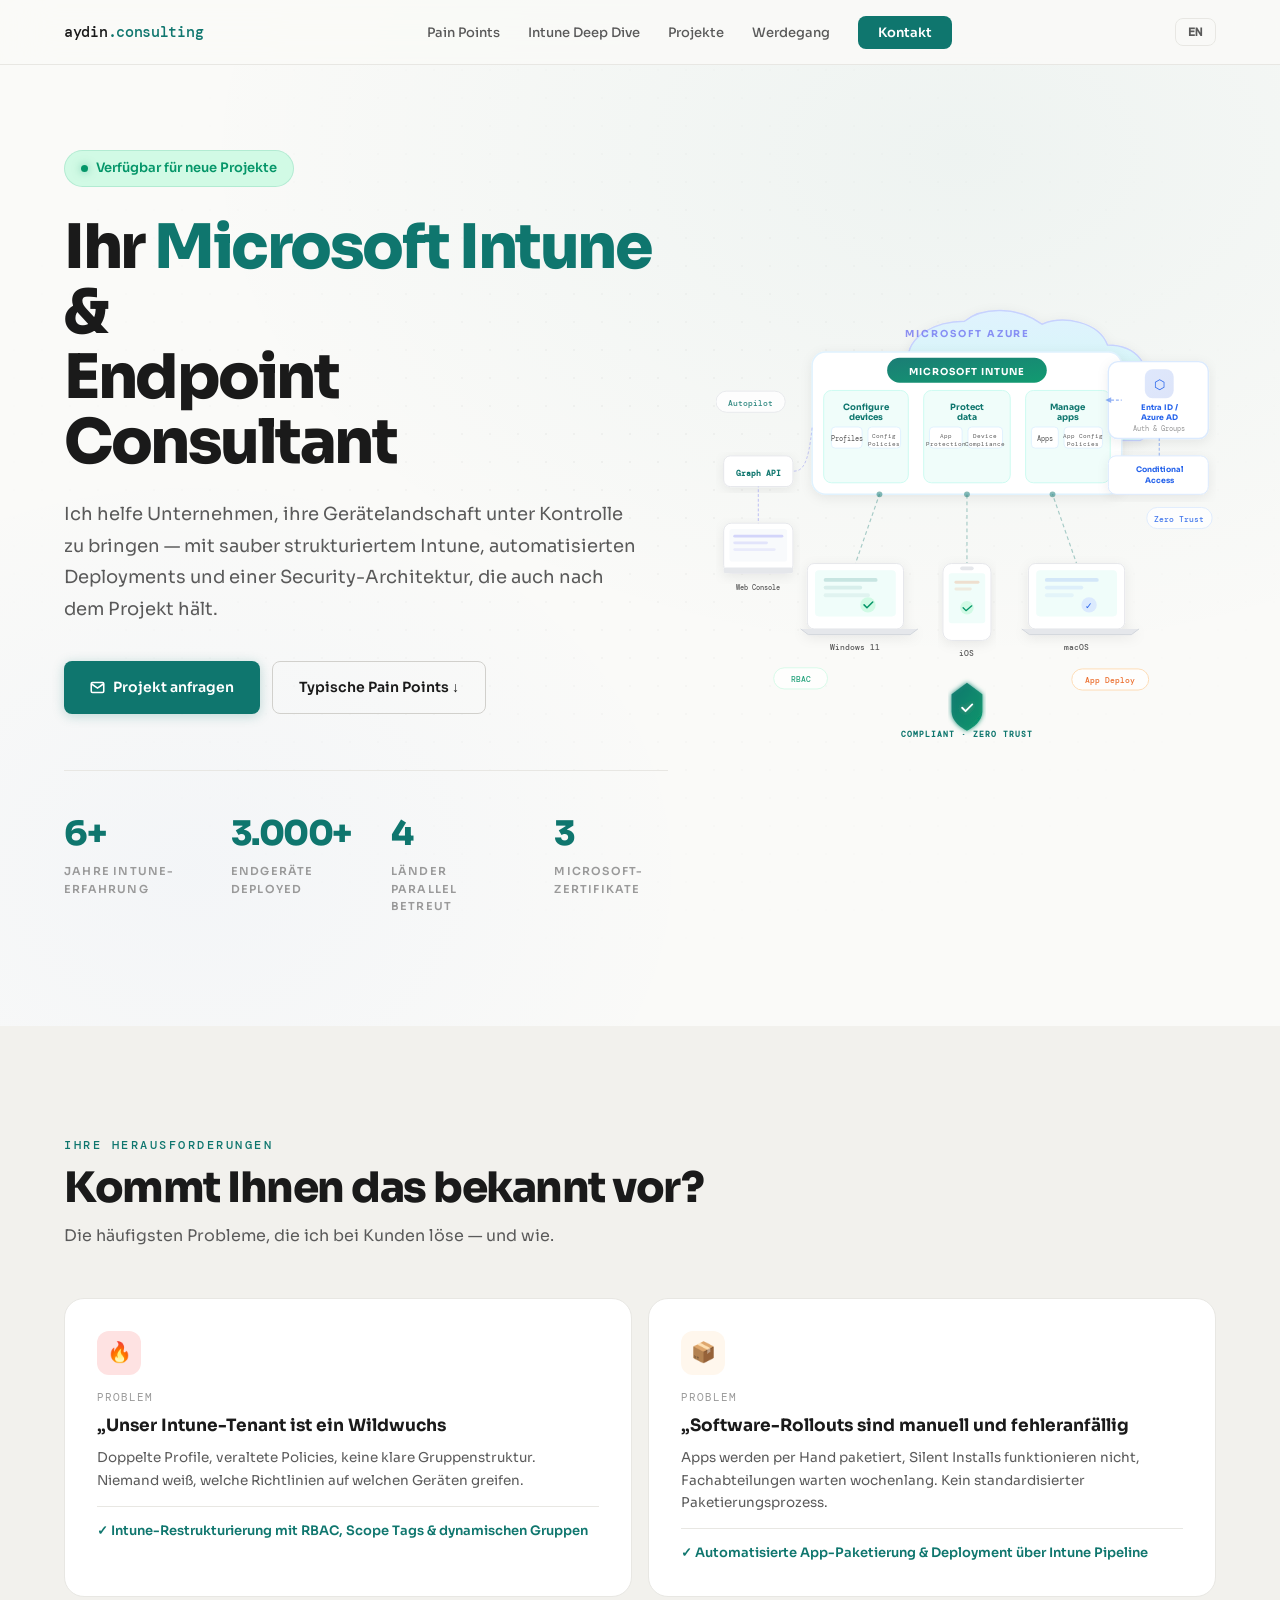
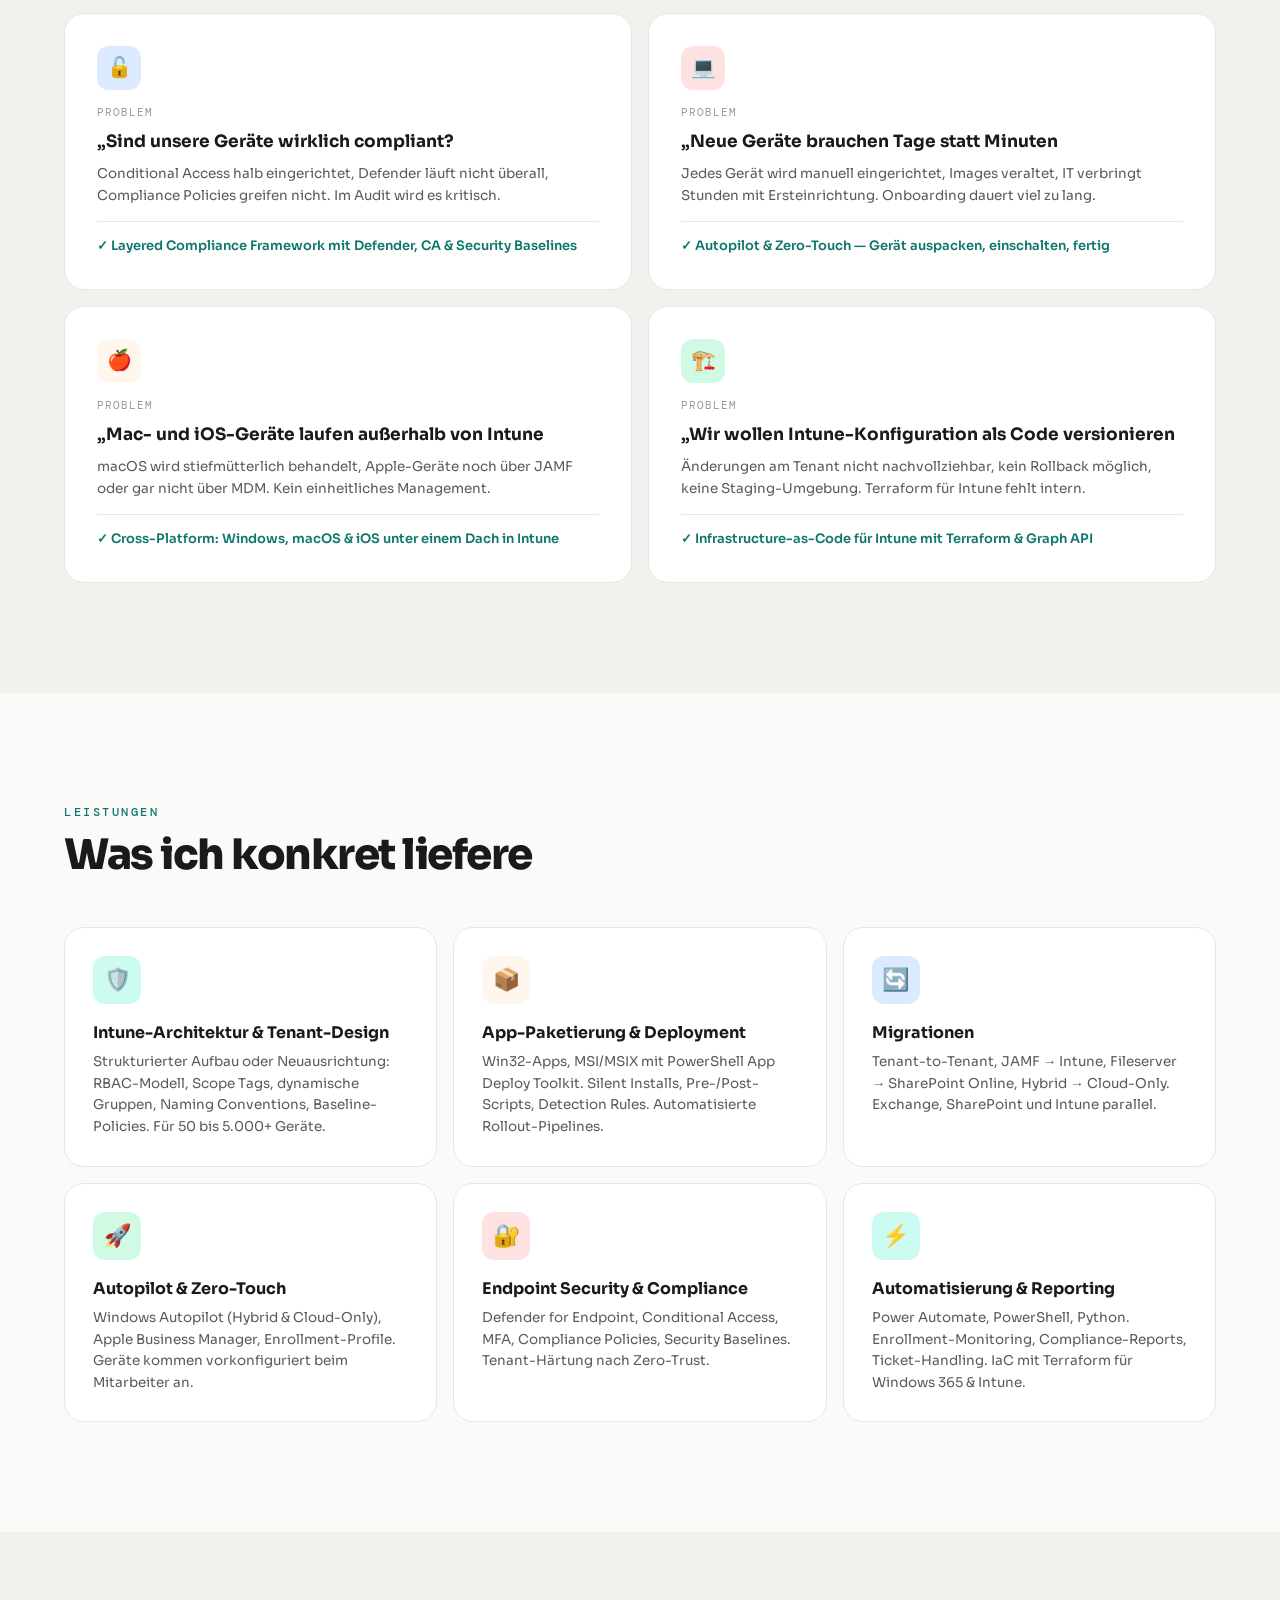
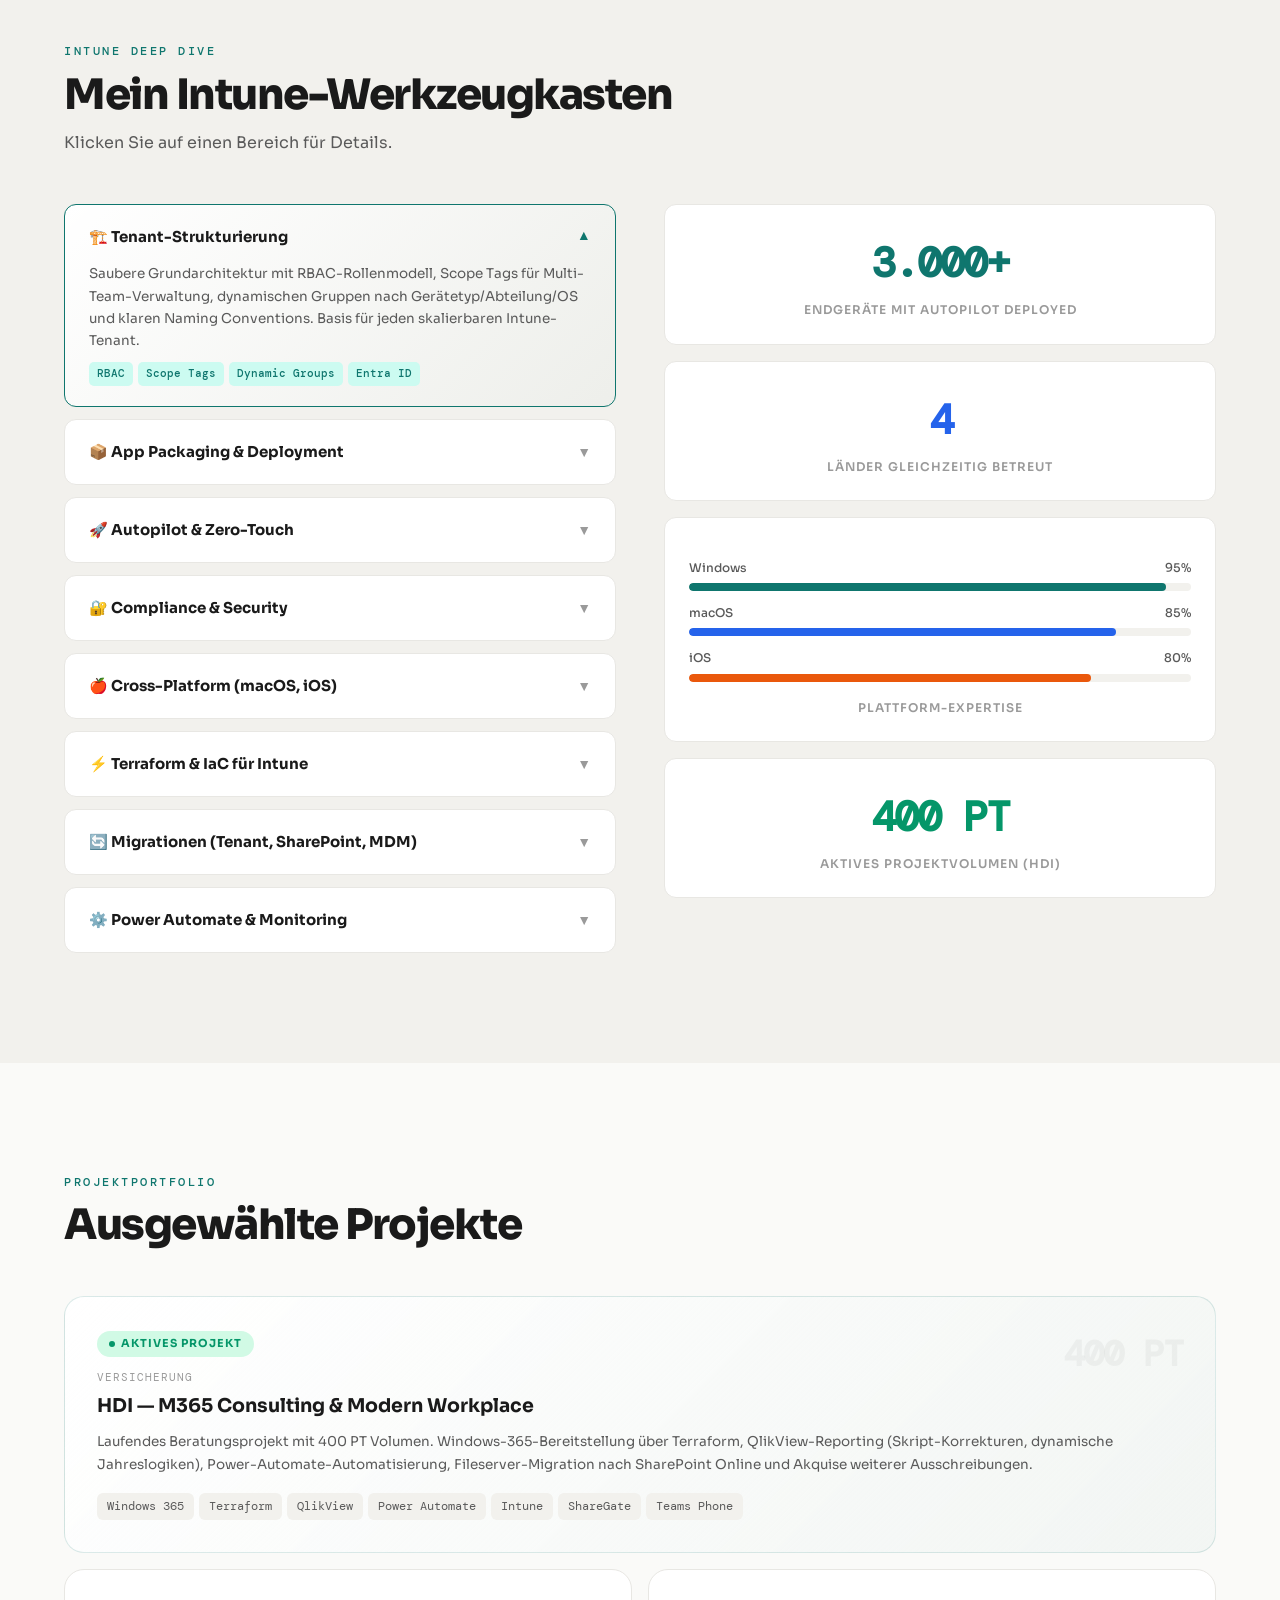
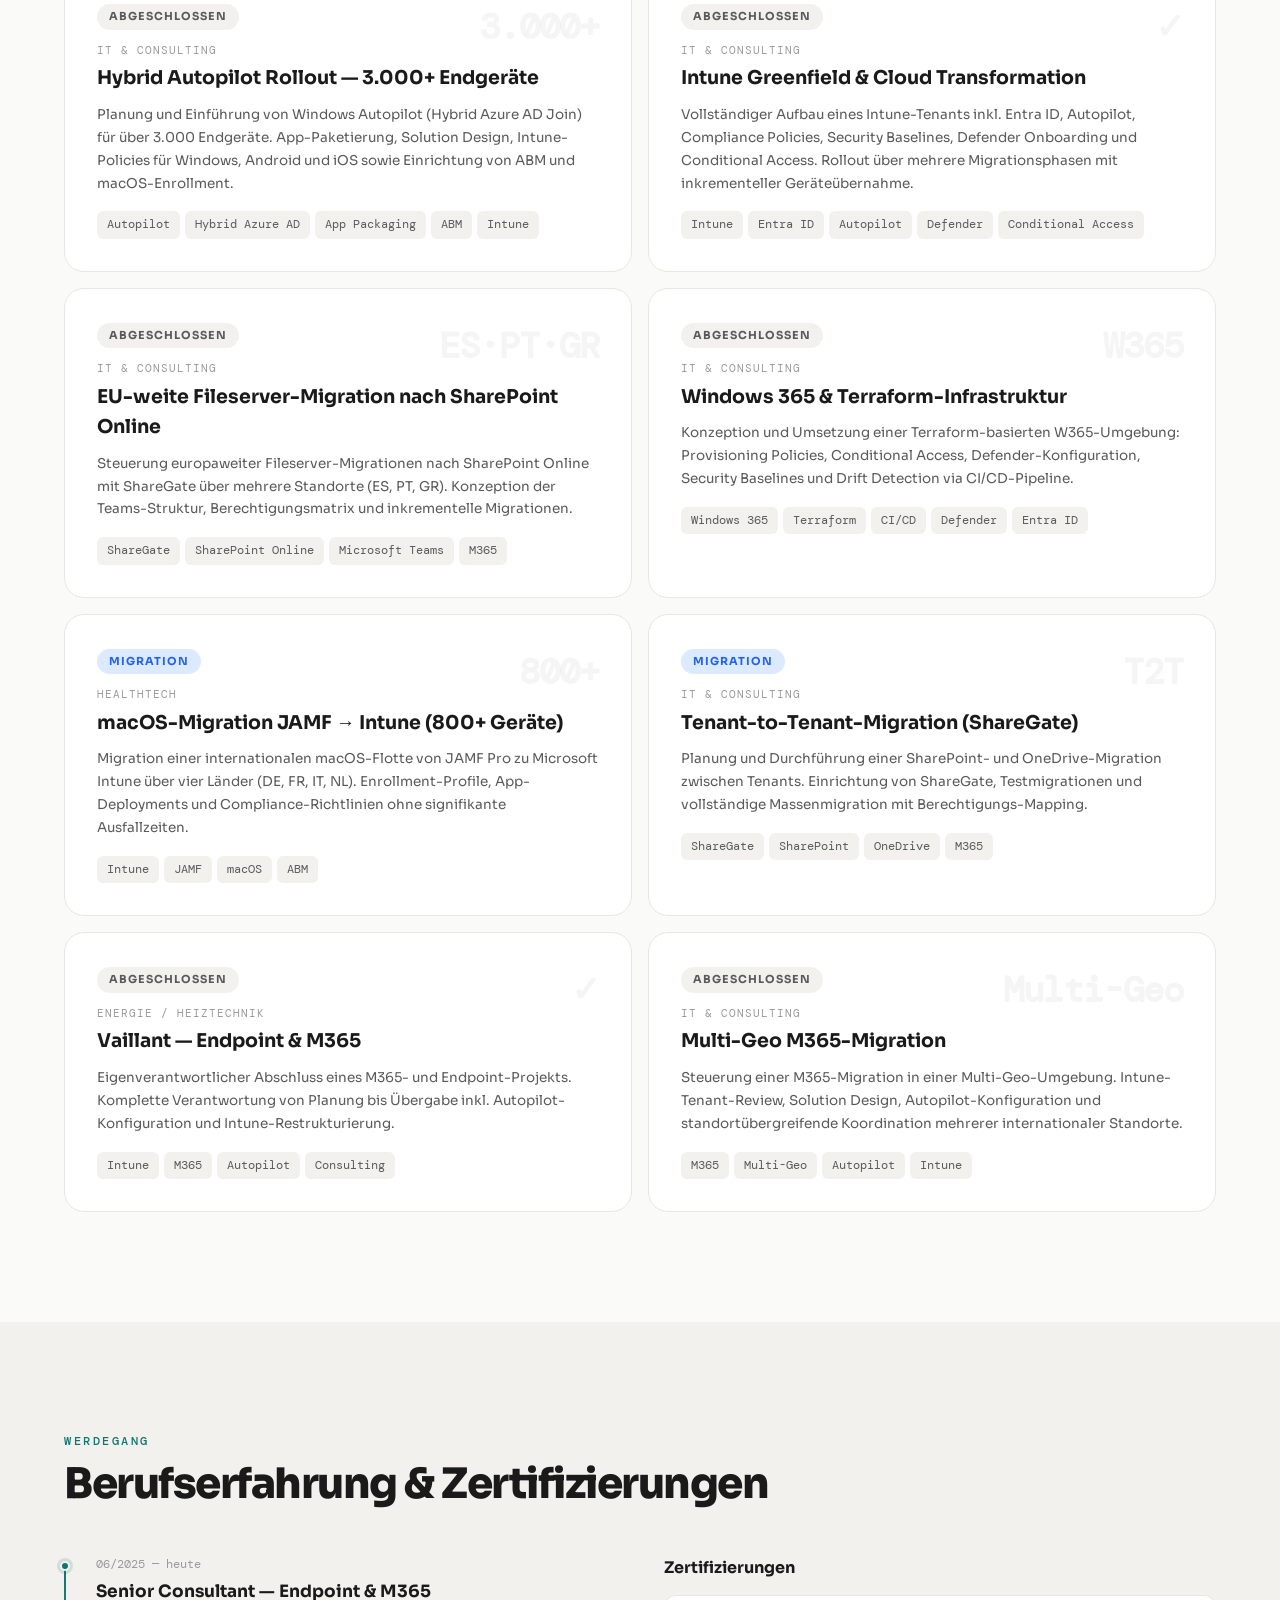
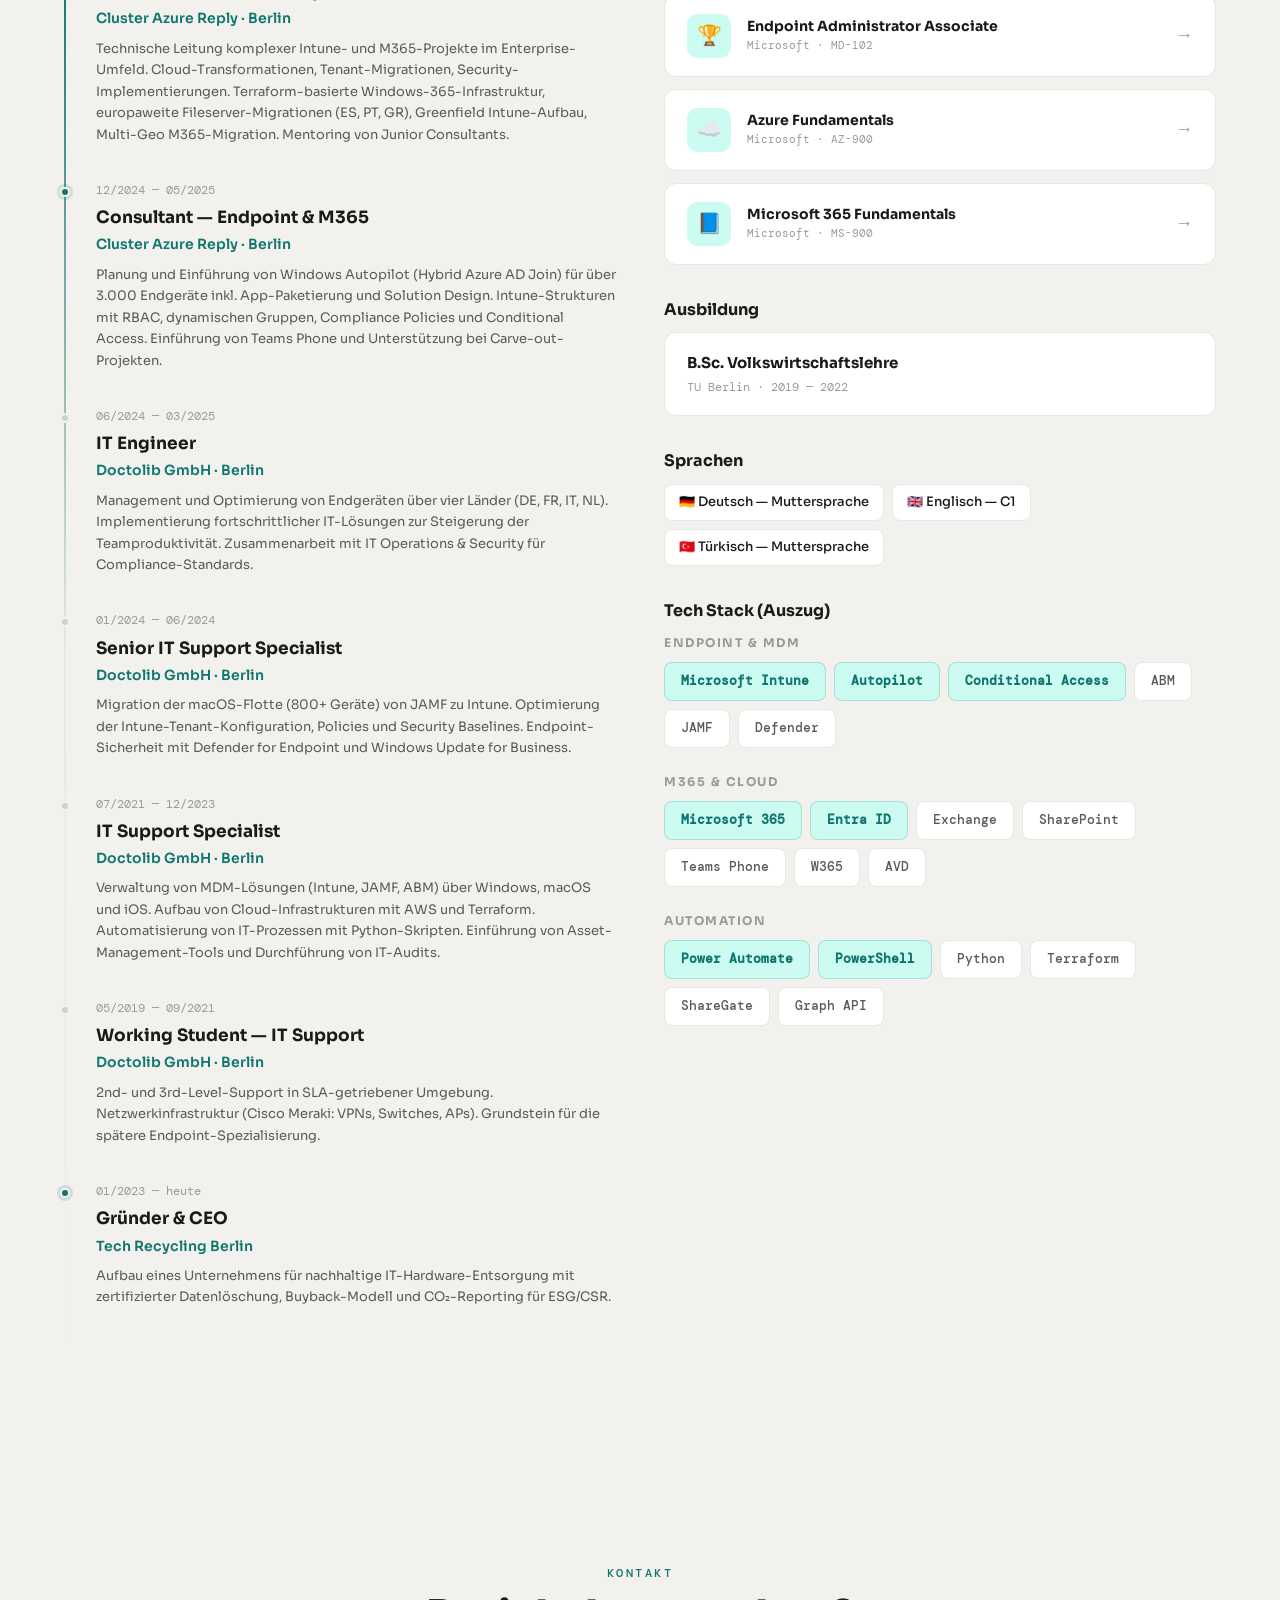
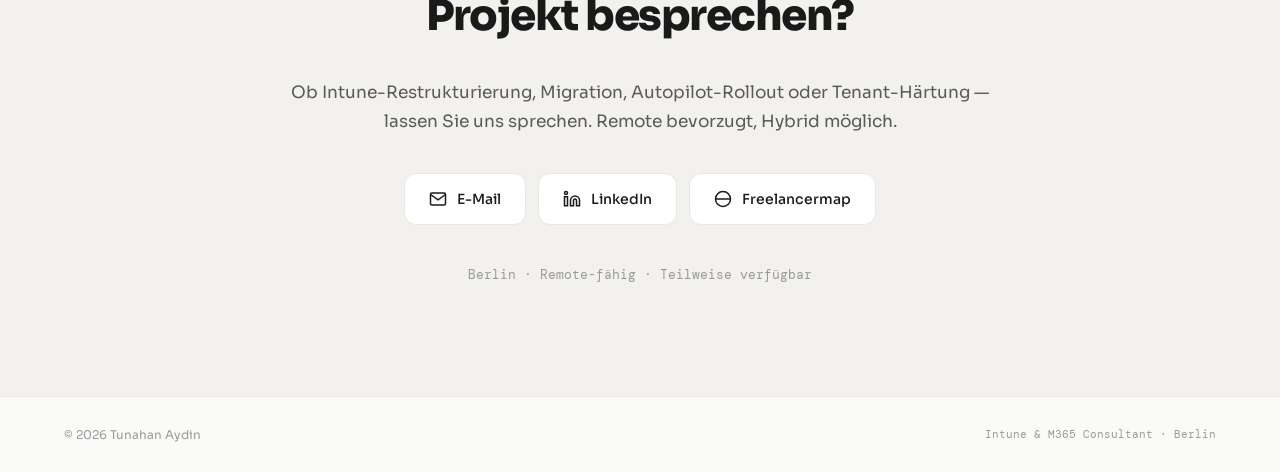
<file: index.html>
<!DOCTYPE html>
<html lang="de" id="html-root">
<head>
  <meta charset="UTF-8">
  <meta name="viewport" content="width=device-width, initial-scale=1.0">

  <!-- ── Primary SEO ─────────────────────────────── -->
  <title>Tunahan Aydin — Microsoft Intune &amp; M365 Consultant | Berlin</title>
  <meta name="description" content="Freiberuflicher Microsoft Intune &amp; M365 Consultant aus Berlin. Tenant-Strukturierung, Autopilot, App-Paketierung, Cross-Platform MDM und Endpoint Security für Enterprise-Kunden.">
  <meta name="keywords" content="Microsoft Intune, M365 Consultant, Endpoint Management, Autopilot, MDM, Conditional Access, Intune Berater, Berlin, Freelancer">
  <meta name="author" content="Tunahan Aydin">
  <meta name="robots" content="index, follow">
  <link rel="canonical" href="https://aydin.consulting/">

  <!-- ── Open Graph ────────────────────────────────── -->
  <meta property="og:type"        content="website">
  <meta property="og:url"         content="https://aydin.consulting/">
  <meta property="og:title"       content="Tunahan Aydin — Intune &amp; M365 Consultant | aydin.consulting">
  <meta property="og:description" content="Strukturiertes Intune, automatisierte Deployments und Endpoint Security für Enterprise-Kunden. Remote-fähig, 6+ Jahre Erfahrung.">
  <meta property="og:locale"      content="de_DE">

  <!-- ── Twitter Card ─────────────────────────────── -->
  <meta name="twitter:card"        content="summary_large_image">
  <meta name="twitter:title"       content="Tunahan Aydin — Intune &amp; M365 Consultant | aydin.consulting">
  <meta name="twitter:description" content="Strukturiertes Intune, automatisierte Deployments und Endpoint Security für Enterprise-Kunden.">

  <!-- ── Schema.org ───────────────────────────────── -->
  <script type="application/ld+json">
  {
    "@context": "https://schema.org",
    "@type": "Person",
    "name": "Tunahan Aydin",
    "jobTitle": "Microsoft Intune & M365 Consultant",
    "url": "https://aydin.consulting/",
    "sameAs": [
      "https://www.linkedin.com/in/tunahanaydin",
      "https://www.freelancermap.de/profil/tunahan-aydin"
    ],
    "address": {
      "@type": "PostalAddress",
      "addressLocality": "Berlin",
      "addressCountry": "DE"
    },
    "knowsAbout": ["Microsoft Intune","Microsoft 365","Endpoint Management","Azure Active Directory","Autopilot","Conditional Access","PowerShell","Terraform"]
  }
  </script>

  <!-- ── No-flash language init ───────────────────── -->
  <script>(function(){var l=localStorage.getItem('lang')||'de';document.documentElement.lang=l;document.documentElement.dataset.lang=l;})();</script>

  <!-- ── Fonts ─────────────────────────────────────── -->
  <link rel="preconnect" href="https://fonts.googleapis.com">
  <link rel="preconnect" href="https://fonts.gstatic.com" crossorigin>
  <link href="https://fonts.googleapis.com/css2?family=Sora:wght@300;400;500;600;700;800&family=DM+Mono:wght@400;500&display=swap" rel="stylesheet">

  <!-- ── Stylesheet ────────────────────────────────── -->
  <link rel="stylesheet" href="styles.css">
</head>
<body>

<!-- ═══════════════════════════════════════════════
     NAVIGATION
════════════════════════════════════════════════ -->
<nav aria-label="Hauptnavigation">
  <div class="nl" aria-label="aydin.consulting">aydin<span>.consulting</span></div>

  <ul class="nk" id="nav-menu" role="list">
    <li><a href="#pain">Pain Points</a></li>
    <li><a href="#intune">Intune Deep Dive</a></li>
    <li><a href="#projects" data-de="Projekte" data-en="Projects">Projekte</a></li>
    <li><a href="#exp" data-de="Werdegang" data-en="Experience">Werdegang</a></li>
    <li><a href="#contact" class="nc" data-de="Kontakt" data-en="Contact">Kontakt</a></li>
  </ul>

  <button class="lang-toggle" id="lang-toggle" aria-label="Switch to English">EN</button>

  <button class="nav-toggle" id="nav-toggle" aria-controls="nav-menu" aria-expanded="false" aria-label="Menü öffnen">
    <svg width="22" height="22" viewBox="0 0 24 24" fill="none" stroke="currentColor" stroke-width="2" stroke-linecap="round" aria-hidden="true">
      <line x1="3" y1="6"  x2="21" y2="6"/>
      <line x1="3" y1="12" x2="21" y2="12"/>
      <line x1="3" y1="18" x2="21" y2="18"/>
    </svg>
  </button>
</nav>


<!-- ═══════════════════════════════════════════════
     HERO
════════════════════════════════════════════════ -->
<header class="hero" role="banner">
  <div class="hero-bg"  aria-hidden="true"></div>
  <div class="hero-dots" aria-hidden="true"></div>

  <div class="hero-split">
    <!-- Left: copy -->
    <div class="hc">
      <div class="hbadge" role="status"
           data-de="Verfügbar für neue Projekte"
           data-en="Available for new projects">Verfügbar für neue Projekte</div>

      <h1 data-de-html="Ihr <span class='acc'>Microsoft Intune</span> &amp;<br>Endpoint Consultant"
          data-en-html="Your <span class='acc'>Microsoft Intune</span> &amp;<br>Endpoint Consultant">Ihr <span class="acc">Microsoft Intune</span> &amp;<br>Endpoint Consultant</h1>

      <p class="hsub"
         data-de="Ich helfe Unternehmen, ihre Gerätelandschaft unter Kontrolle zu bringen — mit sauber strukturiertem Intune, automatisierten Deployments und einer Security-Architektur, die auch nach dem Projekt hält."
         data-en="I help enterprises take control of their device landscape — with well-structured Intune, automated deployments, and security architecture that holds up long after the project ends.">
        Ich helfe Unternehmen, ihre Gerätelandschaft unter Kontrolle zu bringen —
        mit sauber strukturiertem Intune, automatisierten Deployments und einer
        Security-Architektur, die auch nach dem Projekt hält.
      </p>

      <div class="ha">
        <a href="#contact" class="btn bp">
          <svg width="15" height="15" viewBox="0 0 24 24" fill="none" stroke="currentColor" stroke-width="2.5" aria-hidden="true">
            <path d="M4 4h16c1.1 0 2 .9 2 2v12c0 1.1-.9 2-2 2H4c-1.1 0-2-.9-2-2V6c0-1.1.9-2 2-2z"/>
            <polyline points="22,6 12,13 2,6"/>
          </svg>
          <span data-de="Projekt anfragen" data-en="Request a project">Projekt anfragen</span>
        </a>
        <a href="#pain" class="btn bo"
           data-de="Typische Pain Points ↓"
           data-en="Common Pain Points ↓">Typische Pain Points ↓</a>
      </div>

      <div class="hstats" aria-label="Kennzahlen">
        <div><div class="sn">6+</div><div class="sl" data-de="Jahre Intune-Erfahrung" data-en="Years Intune experience">Jahre Intune-Erfahrung</div></div>
        <div><div class="sn">3.000+</div><div class="sl" data-de="Endgeräte deployed" data-en="Devices deployed">Endgeräte deployed</div></div>
        <div><div class="sn">4</div><div class="sl" data-de="Länder parallel betreut" data-en="Countries managed in parallel">Länder parallel betreut</div></div>
        <div><div class="sn">3</div><div class="sl" data-de="Microsoft-Zertifikate" data-en="Microsoft certifications">Microsoft-Zertifikate</div></div>
      </div>
    </div>

    <!-- Right: Intune Architecture SVG -->
    <div class="hero-visual" aria-hidden="true">
      <svg viewBox="0 0 520 480" xmlns="http://www.w3.org/2000/svg" fill="none" role="img" aria-label="Microsoft Intune Architektur-Diagramm">
        <defs>
          <linearGradient id="gCloud" x1="0" y1="0" x2="0" y2="1">
            <stop offset="0%"   stop-color="#E0F2FE"/>
            <stop offset="100%" stop-color="#CCFBF1"/>
          </linearGradient>
          <linearGradient id="gAccent" x1="0" y1="0" x2="1" y2="1">
            <stop offset="0%"   stop-color="#0F766E"/>
            <stop offset="100%" stop-color="#059669"/>
          </linearGradient>
          <linearGradient id="gBlue" x1="0" y1="0" x2="1" y2="1">
            <stop offset="0%"   stop-color="#2563EB"/>
            <stop offset="100%" stop-color="#1D4ED8"/>
          </linearGradient>
          <filter id="fShadow" x="-10%" y="-10%" width="120%" height="130%">
            <feDropShadow dx="0" dy="3" stdDeviation="6" flood-color="#000" flood-opacity=".07"/>
          </filter>
          <filter id="fGlow">
            <feGaussianBlur stdDeviation="3" result="blur"/>
            <feMerge><feMergeNode in="blur"/><feMergeNode in="SourceGraphic"/></feMerge>
          </filter>
        </defs>

        <!-- ── Azure cloud shell ───────────────────── -->
        <g filter="url(#fShadow)">
          <path d="M90 26C90 10 108 0 128 0c12-10 36-10 52 2 14-6 38-2 44 14 20 0 30 14 26 32 10 6 10 24-4 32H62c-14-6-16-22-6-30C46 40 58 32 74 36z"
                transform="translate(60,20) scale(1.55)"
                fill="url(#gCloud)" stroke="#C7D2FE" stroke-width="1"/>
        </g>

        <!-- Azure label -->
        <text x="262" y="36" text-anchor="middle" font-family="Sora,sans-serif" font-size="10" font-weight="700" fill="#6366F1" letter-spacing="2" opacity=".7">MICROSOFT AZURE</text>

        <!-- ── Intune centre box ────────────────────── -->
        <g filter="url(#fShadow)">
          <rect x="100" y="52" width="322" height="148" rx="14" fill="#FFF" stroke="#E0F2FE" stroke-width="1.5"/>
        </g>

        <!-- Intune header pill -->
        <rect x="178" y="58" width="166" height="26" rx="13" fill="url(#gAccent)" opacity=".95"/>
        <text x="261" y="76" text-anchor="middle" font-family="Sora,sans-serif" font-size="10" font-weight="700" fill="#FFF" letter-spacing="1">MICROSOFT INTUNE</text>

        <!-- 3 columns inside Intune box -->
        <!-- Configure devices -->
        <rect x="112" y="92" width="88" height="96" rx="8" fill="#F0FDFA" stroke="#CCFBF1" stroke-width="1"/>
        <text x="156" y="112" text-anchor="middle" font-size="9" font-weight="700" font-family="Sora,sans-serif" fill="#0F766E">Configure</text>
        <text x="156" y="123" text-anchor="middle" font-size="9" font-weight="700" font-family="Sora,sans-serif" fill="#0F766E">devices</text>
        <rect x="120" y="130" width="32" height="22" rx="4" fill="#FFF" stroke="#E0F2FE" stroke-width="1"/>
        <text x="136" y="145" text-anchor="middle" font-size="7.5" font-family="DM Mono,monospace" fill="#5A5A5A">Profiles</text>
        <rect x="158" y="130" width="34" height="22" rx="4" fill="#FFF" stroke="#E0F2FE" stroke-width="1"/>
        <text x="175" y="141" text-anchor="middle" font-size="6.5" font-family="DM Mono,monospace" fill="#5A5A5A">Config</text>
        <text x="175" y="150" text-anchor="middle" font-size="6.5" font-family="DM Mono,monospace" fill="#5A5A5A">Policies</text>

        <!-- Protect data -->
        <rect x="216" y="92" width="90" height="96" rx="8" fill="#F0FDFA" stroke="#CCFBF1" stroke-width="1"/>
        <text x="261" y="112" text-anchor="middle" font-size="9" font-weight="700" font-family="Sora,sans-serif" fill="#0F766E">Protect</text>
        <text x="261" y="123" text-anchor="middle" font-size="9" font-weight="700" font-family="Sora,sans-serif" fill="#0F766E">data</text>
        <rect x="222" y="130" width="34" height="22" rx="4" fill="#FFF" stroke="#E0F2FE" stroke-width="1"/>
        <text x="239" y="141" text-anchor="middle" font-size="6.5" font-family="DM Mono,monospace" fill="#5A5A5A">App</text>
        <text x="239" y="150" text-anchor="middle" font-size="6.5" font-family="DM Mono,monospace" fill="#5A5A5A">Protection</text>
        <rect x="262" y="130" width="36" height="22" rx="4" fill="#FFF" stroke="#E0F2FE" stroke-width="1"/>
        <text x="280" y="141" text-anchor="middle" font-size="6.5" font-family="DM Mono,monospace" fill="#5A5A5A">Device</text>
        <text x="280" y="150" text-anchor="middle" font-size="6.5" font-family="DM Mono,monospace" fill="#5A5A5A">Compliance</text>

        <!-- Manage apps -->
        <rect x="322" y="92" width="88" height="96" rx="8" fill="#F0FDFA" stroke="#CCFBF1" stroke-width="1"/>
        <text x="366" y="112" text-anchor="middle" font-size="9" font-weight="700" font-family="Sora,sans-serif" fill="#0F766E">Manage</text>
        <text x="366" y="123" text-anchor="middle" font-size="9" font-weight="700" font-family="Sora,sans-serif" fill="#0F766E">apps</text>
        <rect x="328" y="130" width="28" height="22" rx="4" fill="#FFF" stroke="#E0F2FE" stroke-width="1"/>
        <text x="342" y="145" text-anchor="middle" font-size="7.5" font-family="DM Mono,monospace" fill="#5A5A5A">Apps</text>
        <rect x="362" y="130" width="40" height="22" rx="4" fill="#FFF" stroke="#E0F2FE" stroke-width="1"/>
        <text x="382" y="141" text-anchor="middle" font-size="6.5" font-family="DM Mono,monospace" fill="#5A5A5A">App Config</text>
        <text x="382" y="150" text-anchor="middle" font-size="6.5" font-family="DM Mono,monospace" fill="#5A5A5A">Policies</text>

        <!-- ── Entra ID / AAD box ───────────────────── -->
        <g filter="url(#fShadow)">
          <rect x="408" y="62" width="104" height="80" rx="10" fill="#FFF" stroke="#DBEAFE" stroke-width="1.5"/>
        </g>
        <rect x="446" y="70" width="30" height="30" rx="8" fill="url(#gBlue)" opacity=".15"/>
        <text x="461" y="90" text-anchor="middle" font-size="14" fill="#2563EB">⬡</text>
        <text x="461" y="112" text-anchor="middle" font-size="8" font-weight="700" font-family="Sora,sans-serif" fill="#2563EB">Entra ID /</text>
        <text x="461" y="123" text-anchor="middle" font-size="8" font-weight="700" font-family="Sora,sans-serif" fill="#2563EB">Azure AD</text>
        <text x="461" y="134" text-anchor="middle" font-size="7" font-family="DM Mono,monospace" fill="#9A9A9A">Auth &amp; Groups</text>

        <!-- Intune → Entra arrow (group targeting) -->
        <path d="M422 102 L410 102" stroke="#2563EB" stroke-width="1.2" stroke-dasharray="3 2" opacity=".5">
          <animate attributeName="stroke-dashoffset" values="5;0" dur="1.8s" repeatCount="indefinite"/>
        </path>
        <polygon points="411,99 405,102 411,105" fill="#2563EB" opacity=".5"/>

        <!-- ── Conditional Access ──────────────────── -->
        <g filter="url(#fShadow)">
          <rect x="408" y="160" width="104" height="40" rx="8" fill="#FFF" stroke="#DBEAFE" stroke-width="1"/>
        </g>
        <text x="461" y="177" text-anchor="middle" font-size="8" font-weight="700" font-family="Sora,sans-serif" fill="#2563EB">Conditional</text>
        <text x="461" y="188" text-anchor="middle" font-size="8" font-weight="700" font-family="Sora,sans-serif" fill="#2563EB">Access</text>

        <!-- Entra → CA arrow -->
        <line x1="461" y1="142" x2="461" y2="160" stroke="#2563EB" stroke-width="1.2" stroke-dasharray="3 2" opacity=".4">
          <animate attributeName="stroke-dashoffset" values="5;0" dur="1.5s" repeatCount="indefinite"/>
        </line>

        <!-- ── Animated flow lines from Intune down ── -->
        <line x1="170" y1="200" x2="145" y2="272" stroke="#0F766E" stroke-width="1.2" stroke-dasharray="4 3" opacity=".35">
          <animate attributeName="stroke-dashoffset" values="7;0" dur="1.6s" repeatCount="indefinite"/>
        </line>
        <line x1="261" y1="200" x2="261" y2="272" stroke="#0F766E" stroke-width="1.2" stroke-dasharray="4 3" opacity=".35">
          <animate attributeName="stroke-dashoffset" values="7;0" dur="1.4s" repeatCount="indefinite"/>
        </line>
        <line x1="350" y1="200" x2="375" y2="272" stroke="#0F766E" stroke-width="1.2" stroke-dasharray="4 3" opacity=".35">
          <animate attributeName="stroke-dashoffset" values="7;0" dur="1.8s" repeatCount="indefinite"/>
        </line>

        <!-- flow dots on Intune bottom -->
        <circle cx="170" cy="200" r="3" fill="#0F766E" opacity=".5"/>
        <circle cx="261" cy="200" r="3" fill="#0F766E" opacity=".5"/>
        <circle cx="350" cy="200" r="3" fill="#0F766E" opacity=".5"/>

        <!-- ── Windows Laptop ─────────────────────── -->
        <g filter="url(#fShadow)">
          <rect x="95" y="272" width="100" height="68" rx="7" fill="#FFF" stroke="#E5E7EB" stroke-width="1"/>
          <rect x="103" y="279" width="84" height="48" rx="4" fill="#F0FDFA"/>
          <rect x="112" y="287" width="56" height="4" rx="2" fill="#0F766E" opacity=".18"/>
          <rect x="112" y="295" width="40" height="4" rx="2" fill="#0F766E" opacity=".11"/>
          <rect x="112" y="303" width="48" height="4" rx="2" fill="#0F766E" opacity=".07"/>
          <circle cx="158" cy="315" r="8" fill="#D1FAE5"/>
          <path d="M154 315l3 3 6-6" stroke="#059669" stroke-width="1.6" stroke-linecap="round" stroke-linejoin="round"/>
          <path d="M88 340 l8 6 h106 l8-6" fill="#E5E7EB" stroke="#D1D5DB" stroke-width="1"/>
        </g>
        <text x="145" y="362" text-anchor="middle" font-family="DM Mono,monospace" font-size="8.5" font-weight="500" fill="#5A5A5A">Windows 11</text>

        <!-- ── Mobile / iOS ───────────────────────── -->
        <g filter="url(#fShadow)">
          <rect x="236" y="272" width="50" height="80" rx="9" fill="#FFF" stroke="#E5E7EB" stroke-width="1"/>
          <rect x="242" y="282" width="38" height="52" rx="3" fill="#F0FDFA"/>
          <rect x="248" y="290" width="26" height="3" rx="1.5" fill="#EA580C" opacity=".18"/>
          <rect x="248" y="297" width="18" height="3" rx="1.5" fill="#EA580C" opacity=".11"/>
          <circle cx="261" cy="318" r="7" fill="#D1FAE5"/>
          <path d="M257 318l3 3 6-5" stroke="#059669" stroke-width="1.4" stroke-linecap="round" stroke-linejoin="round"/>
          <rect x="254" y="275" width="14" height="4" rx="2" fill="#E5E7EB"/>
        </g>
        <text x="261" y="368" text-anchor="middle" font-family="DM Mono,monospace" font-size="8.5" font-weight="500" fill="#5A5A5A">iOS</text>

        <!-- ── macOS ──────────────────────────────── -->
        <g filter="url(#fShadow)">
          <rect x="325" y="272" width="100" height="68" rx="7" fill="#FFF" stroke="#E5E7EB" stroke-width="1"/>
          <rect x="333" y="279" width="84" height="48" rx="4" fill="#F0FDFA"/>
          <rect x="342" y="287" width="56" height="4" rx="2" fill="#2563EB" opacity=".14"/>
          <rect x="342" y="295" width="40" height="4" rx="2" fill="#2563EB" opacity=".09"/>
          <rect x="342" y="303" width="30" height="4" rx="2" fill="#2563EB" opacity=".06"/>
          <circle cx="388" cy="315" r="8" fill="#DBEAFE"/>
          <text x="388" y="319" text-anchor="middle" font-size="9" fill="#2563EB">✓</text>
          <path d="M318 340 l8 6 h106 l8-6" fill="#E5E7EB" stroke="#D1D5DB" stroke-width="1"/>
        </g>
        <text x="375" y="362" text-anchor="middle" font-family="DM Mono,monospace" font-size="8.5" font-weight="500" fill="#5A5A5A">macOS</text>

        <!-- ── Web Console (left) ─────────────────── -->
        <g filter="url(#fShadow)">
          <rect x="8" y="230" width="72" height="52" rx="8" fill="#FFF" stroke="#E5E7EB" stroke-width="1"/>
          <rect x="14" y="236" width="60" height="34" rx="3" fill="#F8FAFC"/>
          <rect x="18" y="242" width="52" height="3" rx="1.5" fill="#6366F1" opacity=".25"/>
          <rect x="18" y="249" width="36" height="3" rx="1.5" fill="#6366F1" opacity=".15"/>
          <rect x="18" y="256" width="44" height="3" rx="1.5" fill="#6366F1" opacity=".10"/>
          <rect x="8" y="276" width="72" height="6" rx="2" fill="#E5E7EB"/>
        </g>
        <text x="44" y="300" text-anchor="middle" font-family="DM Mono,monospace" font-size="7.5" font-weight="500" fill="#5A5A5A">Web Console</text>

        <!-- Graph API connector -->
        <g filter="url(#fShadow)">
          <rect x="8" y="160" width="72" height="32" rx="7" fill="#FFF" stroke="#E5E7EB" stroke-width="1"/>
        </g>
        <text x="44" y="181" text-anchor="middle" font-family="DM Mono,monospace" font-size="8" font-weight="600" fill="#0F766E">Graph API</text>

        <!-- Console → Graph API line -->
        <line x1="44" y1="230" x2="44" y2="192" stroke="#6366F1" stroke-width="1" stroke-dasharray="3 2" opacity=".4">
          <animate attributeName="stroke-dashoffset" values="5;0" dur="2s" repeatCount="indefinite"/>
        </line>
        <!-- Graph API → Intune -->
        <path d="M80 176 C90 176 96 170 100 130" stroke="#6366F1" stroke-width="1" stroke-dasharray="3 2" opacity=".35" fill="none">
          <animate attributeName="stroke-dashoffset" values="6;0" dur="2.2s" repeatCount="indefinite"/>
        </path>

        <!-- ── Shield / Compliance badge ─────────── -->
        <g transform="translate(261,418)" filter="url(#fGlow)">
          <path d="M0-22 L-16-10 v18 c0 10 10 17 16 20 6-3 16-10 16-20 v-18z" fill="url(#gAccent)" opacity=".92"/>
          <path d="M-5 4 l3.5 3.5 7-7" stroke="#FFF" stroke-width="2" stroke-linecap="round" stroke-linejoin="round"/>
        </g>
        <text x="261" y="452" text-anchor="middle" font-family="DM Mono,monospace" font-size="8" font-weight="600" fill="#0F766E" letter-spacing="1">COMPLIANT · ZERO TRUST</text>

        <!-- ── Floating badges ────────────────────── -->
        <g opacity=".85">
          <rect x="0" y="96" width="72" height="22" rx="11" fill="#FFF" stroke="#E5E7EB" stroke-width="1">
            <animate attributeName="y" values="96;90;96" dur="4s" repeatCount="indefinite"/>
          </rect>
          <text x="36" y="111" text-anchor="middle" font-family="DM Mono,monospace" font-size="8" font-weight="500" fill="#0F766E">
            <animate attributeName="y" values="111;105;111" dur="4s" repeatCount="indefinite"/>
            Autopilot
          </text>
        </g>

        <g opacity=".85">
          <rect x="448" y="216" width="68" height="22" rx="11" fill="#FFF" stroke="#DBEAFE" stroke-width="1">
            <animate attributeName="y" values="216;210;216" dur="3.6s" repeatCount="indefinite"/>
          </rect>
          <text x="482" y="231" text-anchor="middle" font-family="DM Mono,monospace" font-size="8" font-weight="500" fill="#2563EB">
            <animate attributeName="y" values="231;225;231" dur="3.6s" repeatCount="indefinite"/>
            Zero Trust
          </text>
        </g>

        <g opacity=".85">
          <rect x="370" y="385" width="80" height="22" rx="11" fill="#FFF" stroke="#FED7AA" stroke-width="1">
            <animate attributeName="y" values="385;380;385" dur="4.4s" repeatCount="indefinite"/>
          </rect>
          <text x="410" y="400" text-anchor="middle" font-family="DM Mono,monospace" font-size="8" font-weight="500" fill="#EA580C">
            <animate attributeName="y" values="400;395;400" dur="4.4s" repeatCount="indefinite"/>
            App Deploy
          </text>
        </g>

        <g opacity=".85">
          <rect x="60" y="383" width="56" height="22" rx="11" fill="#FFF" stroke="#D1FAE5" stroke-width="1">
            <animate attributeName="y" values="383;378;383" dur="3.9s" repeatCount="indefinite"/>
          </rect>
          <text x="88" y="398" text-anchor="middle" font-family="DM Mono,monospace" font-size="8" font-weight="500" fill="#059669">
            <animate attributeName="y" values="398;393;398" dur="3.9s" repeatCount="indefinite"/>
            RBAC
          </text>
        </g>
      </svg>
    </div>
  </div>
</header>


<!-- ═══════════════════════════════════════════════
     PAIN POINTS
════════════════════════════════════════════════ -->
<section id="pain">
  <div class="a">
    <div class="slab" data-de="Ihre Herausforderungen" data-en="Your Challenges">Ihre Herausforderungen</div>
    <h2 class="stit" data-de="Kommt Ihnen das bekannt vor?" data-en="Does this sound familiar?">Kommt Ihnen das bekannt vor?</h2>
    <p class="ssub" data-de="Die häufigsten Probleme, die ich bei Kunden löse — und wie." data-en="The most common problems I solve for clients — and how.">Die häufigsten Probleme, die ich bei Kunden löse — und wie.</p>
  </div>

  <div class="pain-grid">
    <a href="pain-wildwuchs.html" class="pain-card a">
      <div class="pain-top">
        <div class="pain-icon r" aria-hidden="true">🔥</div>
        <div class="pain-arrow" aria-hidden="true">→</div>
      </div>
      <div class="pain-label">Problem</div>
      <h3 data-de="„Unser Intune-Tenant ist ein Wildwuchs"" data-en="„Our Intune tenant is a complete mess"">„Unser Intune-Tenant ist ein Wildwuchs"</h3>
      <p data-de="Doppelte Profile, veraltete Policies, keine klare Gruppenstruktur. Niemand weiß, welche Richtlinien auf welchen Geräten greifen." data-en="Duplicate profiles, outdated policies, no clear group structure. Nobody knows which policies apply to which devices.">Doppelte Profile, veraltete Policies, keine klare Gruppenstruktur. Niemand weiß, welche Richtlinien auf welchen Geräten greifen.</p>
      <div class="pain-solution" data-de="✓ Intune-Restrukturierung mit RBAC, Scope Tags & dynamischen Gruppen" data-en="✓ Intune restructuring with RBAC, scope tags & dynamic groups">✓ Intune-Restrukturierung mit RBAC, Scope Tags &amp; dynamischen Gruppen</div>
    </a>

    <a href="pain-rollouts.html" class="pain-card a">
      <div class="pain-top">
        <div class="pain-icon o" aria-hidden="true">📦</div>
        <div class="pain-arrow" aria-hidden="true">→</div>
      </div>
      <div class="pain-label">Problem</div>
      <h3 data-de="„Software-Rollouts sind manuell und fehleranfällig"" data-en="„Software rollouts are manual and error-prone"">„Software-Rollouts sind manuell und fehleranfällig"</h3>
      <p data-de="Apps werden per Hand paketiert, Silent Installs funktionieren nicht, Fachabteilungen warten wochenlang. Kein standardisierter Paketierungsprozess." data-en="Apps are packaged manually, silent installs fail, departments wait for weeks. No standardised packaging process.">Apps werden per Hand paketiert, Silent Installs funktionieren nicht, Fachabteilungen warten wochenlang. Kein standardisierter Paketierungsprozess.</p>
      <div class="pain-solution" data-de="✓ Automatisierte App-Paketierung & Deployment über Intune Pipeline" data-en="✓ Automated app packaging & deployment via Intune pipeline">✓ Automatisierte App-Paketierung &amp; Deployment über Intune Pipeline</div>
    </a>

    <a href="pain-compliance.html" class="pain-card a">
      <div class="pain-top">
        <div class="pain-icon b" aria-hidden="true">🔓</div>
        <div class="pain-arrow" aria-hidden="true">→</div>
      </div>
      <div class="pain-label">Problem</div>
      <h3 data-de="„Sind unsere Geräte wirklich compliant?"" data-en="„Are our devices actually compliant?"">„Sind unsere Geräte wirklich compliant?"</h3>
      <p data-de="Conditional Access halb eingerichtet, Defender läuft nicht überall, Compliance Policies greifen nicht. Im Audit wird es kritisch." data-en="Conditional Access half-configured, Defender not running everywhere, compliance policies not enforced. It will show in an audit.">Conditional Access halb eingerichtet, Defender läuft nicht überall, Compliance Policies greifen nicht. Im Audit wird es kritisch.</p>
      <div class="pain-solution" data-de="✓ Layered Compliance Framework mit Defender, CA & Security Baselines" data-en="✓ Layered compliance framework with Defender, CA & security baselines">✓ Layered Compliance Framework mit Defender, CA &amp; Security Baselines</div>
    </a>

    <a href="pain-onboarding.html" class="pain-card a">
      <div class="pain-top">
        <div class="pain-icon r" aria-hidden="true">💻</div>
        <div class="pain-arrow" aria-hidden="true">→</div>
      </div>
      <div class="pain-label">Problem</div>
      <h3 data-de="„Neue Geräte brauchen Tage statt Minuten"" data-en="„New devices take days instead of minutes"">„Neue Geräte brauchen Tage statt Minuten"</h3>
      <p data-de="Jedes Gerät wird manuell eingerichtet, Images veraltet, IT verbringt Stunden mit Ersteinrichtung. Onboarding dauert viel zu lang." data-en="Every device is configured manually, images are outdated, IT spends hours on first setup. Onboarding takes far too long.">Jedes Gerät wird manuell eingerichtet, Images veraltet, IT verbringt Stunden mit Ersteinrichtung. Onboarding dauert viel zu lang.</p>
      <div class="pain-solution" data-de="✓ Autopilot & Zero-Touch — Gerät auspacken, einschalten, fertig" data-en="✓ Autopilot & zero-touch — unbox, power on, done">✓ Autopilot &amp; Zero-Touch — Gerät auspacken, einschalten, fertig</div>
    </a>

    <a href="pain-crossplatform.html" class="pain-card a">
      <div class="pain-top">
        <div class="pain-icon o" aria-hidden="true">🍎</div>
        <div class="pain-arrow" aria-hidden="true">→</div>
      </div>
      <div class="pain-label">Problem</div>
      <h3 data-de="„Mac- und iOS-Geräte laufen außerhalb von Intune"" data-en="„Mac and iOS devices run outside Intune"">„Mac- und iOS-Geräte laufen außerhalb von Intune"</h3>
      <p data-de="macOS wird stiefmütterlich behandelt, Apple-Geräte noch über JAMF oder gar nicht über MDM. Kein einheitliches Management." data-en="macOS is an afterthought, Apple devices still managed via JAMF or not at all. No unified management.">macOS wird stiefmütterlich behandelt, Apple-Geräte noch über JAMF oder gar nicht über MDM. Kein einheitliches Management.</p>
      <div class="pain-solution" data-de="✓ Cross-Platform: Windows, macOS & iOS unter einem Dach in Intune" data-en="✓ Cross-platform: Windows, macOS & iOS unified in Intune">✓ Cross-Platform: Windows, macOS &amp; iOS unter einem Dach in Intune</div>
    </a>

    <a href="pain-iac.html" class="pain-card a">
      <div class="pain-top">
        <div class="pain-icon g" aria-hidden="true">🏗️</div>
        <div class="pain-arrow" aria-hidden="true">→</div>
      </div>
      <div class="pain-label">Problem</div>
      <h3 data-de="„Wir wollen Intune-Konfiguration als Code versionieren"" data-en="„We want to version Intune config as code"">„Wir wollen Intune-Konfiguration als Code versionieren"</h3>
      <p data-de="Änderungen am Tenant nicht nachvollziehbar, kein Rollback möglich, keine Staging-Umgebung. Terraform für Intune fehlt intern." data-en="Tenant changes untraceable, no rollback, no staging environment. Terraform expertise for Intune not available in-house.">Änderungen am Tenant nicht nachvollziehbar, kein Rollback möglich, keine Staging-Umgebung. Terraform für Intune fehlt intern.</p>
      <div class="pain-solution" data-de="✓ Infrastructure-as-Code für Intune mit Terraform & Graph API" data-en="✓ Infrastructure-as-code for Intune with Terraform & Graph API">✓ Infrastructure-as-Code für Intune mit Terraform &amp; Graph API</div>
    </a>
  </div>
</section>


<!-- ═══════════════════════════════════════════════
     SERVICES
════════════════════════════════════════════════ -->
<section id="services">
  <div class="a">
    <div class="slab" data-de="Leistungen" data-en="Services">Leistungen</div>
    <h2 class="stit" data-de="Was ich konkret liefere" data-en="What I deliver">Was ich konkret liefere</h2>
  </div>

  <div class="srv-grid">
    <article class="srv a">
      <div class="srv-ic" style="background:var(--accent-light)" aria-hidden="true">🛡️</div>
      <h3 data-de="Intune-Architektur & Tenant-Design" data-en="Intune Architecture & Tenant Design">Intune-Architektur &amp; Tenant-Design</h3>
      <p data-de="Strukturierter Aufbau oder Neuausrichtung: RBAC-Modell, Scope Tags, dynamische Gruppen, Naming Conventions, Baseline-Policies. Für 50 bis 5.000+ Geräte." data-en="Structured setup or realignment: RBAC model, scope tags, dynamic groups, naming conventions, baseline policies. For 50 to 5,000+ devices.">Strukturierter Aufbau oder Neuausrichtung: RBAC-Modell, Scope Tags, dynamische Gruppen, Naming Conventions, Baseline-Policies. Für 50 bis 5.000+ Geräte.</p>
    </article>

    <article class="srv a">
      <div class="srv-ic" style="background:var(--orange-light)" aria-hidden="true">📦</div>
      <h3 data-de="App-Paketierung & Deployment" data-en="App Packaging & Deployment">App-Paketierung &amp; Deployment</h3>
      <p data-de="Win32-Apps, MSI/MSIX mit PowerShell App Deploy Toolkit. Silent Installs, Pre-/Post-Scripts, Detection Rules. Automatisierte Rollout-Pipelines." data-en="Win32 apps, MSI/MSIX with PowerShell App Deploy Toolkit. Silent installs, pre-/post-scripts, detection rules. Automated rollout pipelines.">Win32-Apps, MSI/MSIX mit PowerShell App Deploy Toolkit. Silent Installs, Pre-/Post-Scripts, Detection Rules. Automatisierte Rollout-Pipelines.</p>
    </article>

    <article class="srv a">
      <div class="srv-ic" style="background:var(--blue-light)" aria-hidden="true">🔄</div>
      <h3 data-de="Migrationen" data-en="Migrations">Migrationen</h3>
      <p data-de="Tenant-to-Tenant, JAMF → Intune, Fileserver → SharePoint Online, Hybrid → Cloud-Only. Exchange, SharePoint und Intune parallel." data-en="Tenant-to-tenant, JAMF → Intune, fileserver → SharePoint Online, hybrid → cloud-only. Exchange, SharePoint and Intune in parallel.">Tenant-to-Tenant, JAMF → Intune, Fileserver → SharePoint Online, Hybrid → Cloud-Only. Exchange, SharePoint und Intune parallel.</p>
    </article>

    <article class="srv a">
      <div class="srv-ic" style="background:var(--green-light)" aria-hidden="true">🚀</div>
      <h3 data-de="Autopilot & Zero-Touch" data-en="Autopilot & Zero-Touch">Autopilot &amp; Zero-Touch</h3>
      <p data-de="Windows Autopilot (Hybrid & Cloud-Only), Apple Business Manager, Enrollment-Profile. Geräte kommen vorkonfiguriert beim Mitarbeiter an." data-en="Windows Autopilot (hybrid & cloud-only), Apple Business Manager, enrollment profiles. Devices arrive preconfigured at the employee's desk.">Windows Autopilot (Hybrid &amp; Cloud-Only), Apple Business Manager, Enrollment-Profile. Geräte kommen vorkonfiguriert beim Mitarbeiter an.</p>
    </article>

    <article class="srv a">
      <div class="srv-ic" style="background:var(--red-light)" aria-hidden="true">🔐</div>
      <h3 data-de="Endpoint Security & Compliance" data-en="Endpoint Security & Compliance">Endpoint Security &amp; Compliance</h3>
      <p data-de="Defender for Endpoint, Conditional Access, MFA, Compliance Policies, Security Baselines. Tenant-Härtung nach Zero-Trust." data-en="Defender for Endpoint, Conditional Access, MFA, compliance policies, security baselines. Tenant hardening following Zero Trust principles.">Defender for Endpoint, Conditional Access, MFA, Compliance Policies, Security Baselines. Tenant-Härtung nach Zero-Trust.</p>
    </article>

    <article class="srv a">
      <div class="srv-ic" style="background:var(--accent-light)" aria-hidden="true">⚡</div>
      <h3 data-de="Automatisierung & Reporting" data-en="Automation & Reporting">Automatisierung &amp; Reporting</h3>
      <p data-de="Power Automate, PowerShell, Python. Enrollment-Monitoring, Compliance-Reports, Ticket-Handling. IaC mit Terraform für Windows 365 & Intune." data-en="Power Automate, PowerShell, Python. Enrollment monitoring, compliance reports, ticket handling. IaC with Terraform for Windows 365 & Intune.">Power Automate, PowerShell, Python. Enrollment-Monitoring, Compliance-Reports, Ticket-Handling. IaC mit Terraform für Windows 365 &amp; Intune.</p>
    </article>
  </div>
</section>


<!-- ═══════════════════════════════════════════════
     INTUNE DEEP DIVE
════════════════════════════════════════════════ -->
<section id="intune">
  <div class="a">
    <div class="slab">Intune Deep Dive</div>
    <h2 class="stit" data-de="Mein Intune-Werkzeugkasten" data-en="My Intune Toolbox">Mein Intune-Werkzeugkasten</h2>
    <p class="ssub" data-de="Klicken Sie auf einen Bereich für Details." data-en="Click on an area for details.">Klicken Sie auf einen Bereich für Details.</p>
  </div>

  <div class="intune-wrap">
    <div class="intune-list a">
      <div class="il-item active" onclick="toggleItem(this)">
        <div class="il-head">
          <h4 data-de="🏗️ Tenant-Strukturierung" data-en="🏗️ Tenant Architecture">🏗️ Tenant-Strukturierung</h4>
          <span class="il-chevron" aria-hidden="true">▼</span>
        </div>
        <div class="il-body">
          <p data-de="Saubere Grundarchitektur mit RBAC-Rollenmodell, Scope Tags für Multi-Team-Verwaltung, dynamischen Gruppen nach Gerätetyp/Abteilung/OS und klaren Naming Conventions. Basis für jeden skalierbaren Intune-Tenant." data-en="Clean foundation with RBAC role model, scope tags for multi-team management, dynamic groups by device type/department/OS, and clear naming conventions. The basis for every scalable Intune tenant.">Saubere Grundarchitektur mit RBAC-Rollenmodell, Scope Tags für Multi-Team-Verwaltung, dynamischen Gruppen nach Gerätetyp/Abteilung/OS und klaren Naming Conventions. Basis für jeden skalierbaren Intune-Tenant.</p>
          <div class="il-tags"><span>RBAC</span><span>Scope Tags</span><span>Dynamic Groups</span><span>Entra ID</span></div>
        </div>
      </div>
      <div class="il-item" onclick="toggleItem(this)">
        <div class="il-head">
          <h4>📦 App Packaging &amp; Deployment</h4>
          <span class="il-chevron" aria-hidden="true">▼</span>
        </div>
        <div class="il-body">
          <p data-de="Win32-App-Erstellung mit IntuneWinAppUtil, PowerShell App Deploy Toolkit, MSI/MSIX-Wrapping, Detection Rules (Registry, File, Script), Dependency & Supersedence Chains." data-en="Win32 app creation using IntuneWinAppUtil, PowerShell App Deploy Toolkit, MSI/MSIX wrapping, detection rules (registry, file, script), dependency & supersedence chains.">Win32-App-Erstellung mit IntuneWinAppUtil, PowerShell App Deploy Toolkit, MSI/MSIX-Wrapping, Detection Rules (Registry, File, Script), Dependency &amp; Supersedence Chains.</p>
          <div class="il-tags"><span>Win32 Apps</span><span>PSADT</span><span>MSIX</span><span>Detection Rules</span><span>Supersedence</span></div>
        </div>
      </div>
      <div class="il-item" onclick="toggleItem(this)">
        <div class="il-head">
          <h4 data-de="🚀 Autopilot & Zero-Touch" data-en="🚀 Autopilot & Zero-Touch">🚀 Autopilot &amp; Zero-Touch</h4>
          <span class="il-chevron" aria-hidden="true">▼</span>
        </div>
        <div class="il-body">
          <p data-de="Windows Autopilot (User-Driven & Self-Deploying, Hybrid Azure AD Join), Apple Business Manager mit ADE, Enrollment-Profile für iOS/macOS. Hardware-Hash-Import, ESP-Konfiguration. Rollout für 3.000+ Endgeräte." data-en="Windows Autopilot (user-driven & self-deploying, Hybrid Azure AD Join), Apple Business Manager with ADE, enrollment profiles for iOS/macOS. Hardware hash import, ESP configuration. Deployed for 3,000+ devices.">Windows Autopilot (User-Driven &amp; Self-Deploying, Hybrid Azure AD Join), Apple Business Manager mit ADE, Enrollment-Profile für iOS/macOS. Hardware-Hash-Import, ESP-Konfiguration. Rollout für 3.000+ Endgeräte.</p>
          <div class="il-tags"><span>Autopilot</span><span>ABM</span><span>ADE</span><span>ESP</span><span>Hybrid Azure AD</span></div>
        </div>
      </div>
      <div class="il-item" onclick="toggleItem(this)">
        <div class="il-head">
          <h4 data-de="🔐 Compliance & Security" data-en="🔐 Compliance & Security">🔐 Compliance &amp; Security</h4>
          <span class="il-chevron" aria-hidden="true">▼</span>
        </div>
        <div class="il-body">
          <p data-de="Layered Compliance Policies (Basis → Erweitert → Strict), Conditional Access, Defender for Endpoint mit MDE-Connector, Windows Update for Business Rings, Security Baselines nach CIS/Microsoft." data-en="Layered compliance policies (Basic → Extended → Strict), Conditional Access, Defender for Endpoint with MDE connector, Windows Update for Business rings, security baselines following CIS/Microsoft standards.">Layered Compliance Policies (Basis → Erweitert → Strict), Conditional Access, Defender for Endpoint mit MDE-Connector, Windows Update for Business Rings, Security Baselines nach CIS/Microsoft.</p>
          <div class="il-tags"><span>Compliance</span><span>Conditional Access</span><span>Defender</span><span>WUfB</span><span>CIS Baselines</span></div>
        </div>
      </div>
      <div class="il-item" onclick="toggleItem(this)">
        <div class="il-head">
          <h4 data-de="🍎 Cross-Platform (macOS, iOS)" data-en="🍎 Cross-Platform (macOS, iOS)">🍎 Cross-Platform (macOS, iOS)</h4>
          <span class="il-chevron" aria-hidden="true">▼</span>
        </div>
        <div class="il-body">
          <p data-de="macOS-Management mit Custom Profiles, Shell Scripts und Platform SSO. iOS über ADE/ABM, Per-App VPN. Migration von JAMF oder anderen MDMs zu Intune ohne Downtime — 800+ Geräte migriert." data-en="macOS management with custom profiles, shell scripts, and Platform SSO. iOS via ADE/ABM, per-app VPN. JAMF and other MDM migrations to Intune with zero downtime — 800+ devices migrated.">macOS-Management mit Custom Profiles, Shell Scripts und Platform SSO. iOS über ADE/ABM, Per-App VPN. Migration von JAMF oder anderen MDMs zu Intune ohne Downtime — 800+ Geräte migriert.</p>
          <div class="il-tags"><span>macOS</span><span>iOS</span><span>Shell Scripts</span><span>Platform SSO</span><span>JAMF Migration</span></div>
        </div>
      </div>
      <div class="il-item" onclick="toggleItem(this)">
        <div class="il-head">
          <h4 data-de="⚡ Terraform & IaC für Intune" data-en="⚡ Terraform & IaC for Intune">⚡ Terraform &amp; IaC für Intune</h4>
          <span class="il-chevron" aria-hidden="true">▼</span>
        </div>
        <div class="il-body">
          <p data-de="Intune-Konfiguration als Code mit dem Microsoft Graph Provider für Terraform. Versionierung in Git, Staging/Production-Umgebungen, CI/CD-Pipeline mit Drift Detection. Produktiv eingesetzt für Windows-365-Infrastruktur." data-en="Intune configuration as code using the Microsoft Graph provider for Terraform. Git versioning, staging/production environments, CI/CD pipeline with drift detection. Used in production for Windows 365 infrastructure.">Intune-Konfiguration als Code mit dem Microsoft Graph Provider für Terraform. Versionierung in Git, Staging/Production-Umgebungen, CI/CD-Pipeline mit Drift Detection. Produktiv eingesetzt für Windows-365-Infrastruktur.</p>
          <div class="il-tags"><span>Terraform</span><span>Graph API</span><span>Git</span><span>IaC</span><span>CI/CD</span></div>
        </div>
      </div>
      <div class="il-item" onclick="toggleItem(this)">
        <div class="il-head">
          <h4 data-de="🔄 Migrationen (Tenant, SharePoint, MDM)" data-en="🔄 Migrations (Tenant, SharePoint, MDM)">🔄 Migrationen (Tenant, SharePoint, MDM)</h4>
          <span class="il-chevron" aria-hidden="true">▼</span>
        </div>
        <div class="il-body">
          <p data-de="Tenant-to-Tenant-Migrationen mit ShareGate, europaweite Fileserver-Migration nach SharePoint Online (ES, PT, GR), Multi-Geo M365-Migrationen. JAMF → Intune für 800+ Geräte. Stufenweise Rollout-Planung ohne Ausfallzeiten." data-en="Tenant-to-tenant migrations via ShareGate, Europe-wide fileserver migrations to SharePoint Online (ES, PT, GR), multi-geo M365 migrations. JAMF → Intune for 800+ devices. Phased rollout planning with zero downtime.">Tenant-to-Tenant-Migrationen mit ShareGate, europaweite Fileserver-Migration nach SharePoint Online (ES, PT, GR), Multi-Geo M365-Migrationen. JAMF → Intune für 800+ Geräte. Stufenweise Rollout-Planung ohne Ausfallzeiten.</p>
          <div class="il-tags"><span>ShareGate</span><span>SharePoint Online</span><span>Tenant Migration</span><span>JAMF</span><span>Multi-Geo</span></div>
        </div>
      </div>
      <div class="il-item" onclick="toggleItem(this)">
        <div class="il-head">
          <h4 data-de="⚙️ Power Automate & Monitoring" data-en="⚙️ Power Automate & Monitoring">⚙️ Power Automate &amp; Monitoring</h4>
          <span class="il-chevron" aria-hidden="true">▼</span>
        </div>
        <div class="il-body">
          <p data-de="Power-Automate-Flows zur automatischen Erkennung und Korrektur von Fehlkonfigurationen. Automatische Benachrichtigung und Sperrung über Conditional Access bei Non-Compliance. QlikView-Reporting für Enterprise-Kunden." data-en="Power Automate flows for automatic detection and remediation of misconfigurations. Automatic notifications and Conditional Access blocking for non-compliance. QlikView reporting for enterprise clients.">Power-Automate-Flows zur automatischen Erkennung und Korrektur von Fehlkonfigurationen. Automatische Benachrichtigung und Sperrung über Conditional Access bei Non-Compliance. QlikView-Reporting für Enterprise-Kunden.</p>
          <div class="il-tags"><span>Power Automate</span><span>PowerShell</span><span>QlikView</span><span>Monitoring</span><span>Alerting</span></div>
        </div>
      </div>
    </div>

    <div class="intune-visual a">
      <div class="iv-card">
        <div class="iv-big">3.000+</div>
        <div class="iv-label" data-de="Endgeräte mit Autopilot deployed" data-en="Devices deployed via Autopilot">Endgeräte mit Autopilot deployed</div>
      </div>
      <div class="iv-card">
        <div class="iv-big" style="color:var(--blue)">4</div>
        <div class="iv-label" data-de="Länder gleichzeitig betreut" data-en="Countries managed simultaneously">Länder gleichzeitig betreut</div>
      </div>
      <div class="iv-card">
        <div style="text-align:left">
          <div class="iv-bar-wrap">
            <div class="iv-bar-label"><span>Windows</span><span>95%</span></div>
            <div class="iv-bar"><div class="iv-fill teal bar" data-w="95%"></div></div>
          </div>
          <div class="iv-bar-wrap" style="margin-top:12px">
            <div class="iv-bar-label"><span>macOS</span><span>85%</span></div>
            <div class="iv-bar"><div class="iv-fill blue bar" data-w="85%"></div></div>
          </div>
          <div class="iv-bar-wrap" style="margin-top:12px">
            <div class="iv-bar-label"><span>iOS</span><span>80%</span></div>
            <div class="iv-bar"><div class="iv-fill orange bar" data-w="80%"></div></div>
          </div>
        </div>
        <div class="iv-label" style="margin-top:16px" data-de="Plattform-Expertise" data-en="Platform expertise">Plattform-Expertise</div>
      </div>
      <div class="iv-card">
        <div class="iv-big" style="color:var(--green)">400 PT</div>
        <div class="iv-label" data-de="Aktives Projektvolumen (HDI)" data-en="Active project volume (HDI)">Aktives Projektvolumen (HDI)</div>
      </div>
    </div>
  </div>
</section>


<!-- ═══════════════════════════════════════════════
     PROJECTS
════════════════════════════════════════════════ -->
<section id="projects">
  <div class="a">
    <div class="slab" data-de="Projektportfolio" data-en="Project Portfolio">Projektportfolio</div>
    <h2 class="stit" data-de="Ausgewählte Projekte" data-en="Selected Projects">Ausgewählte Projekte</h2>
  </div>

  <div class="pj-grid">
    <article class="pj feat a">
      <div class="pj-metric" aria-hidden="true">400 PT</div>
      <div class="pj-badge act" data-de="Aktives Projekt" data-en="Active Project">Aktives Projekt</div>
      <div class="pj-ind" data-de="Versicherung" data-en="Insurance">Versicherung</div>
      <h3>HDI — M365 Consulting &amp; Modern Workplace</h3>
      <p data-de="Laufendes Beratungsprojekt mit 400 PT Volumen. Windows-365-Bereitstellung über Terraform, QlikView-Reporting (Skript-Korrekturen, dynamische Jahreslogiken), Power-Automate-Automatisierung, Fileserver-Migration nach SharePoint Online und Akquise weiterer Ausschreibungen." data-en="Ongoing consulting engagement with 400 PT volume. Windows 365 deployment via Terraform, QlikView reporting (script corrections, dynamic year logic), Power Automate automation, fileserver migration to SharePoint Online, and new tender acquisition.">Laufendes Beratungsprojekt mit 400 PT Volumen. Windows-365-Bereitstellung über Terraform, QlikView-Reporting (Skript-Korrekturen, dynamische Jahreslogiken), Power-Automate-Automatisierung, Fileserver-Migration nach SharePoint Online und Akquise weiterer Ausschreibungen.</p>
      <div class="pj-tags"><span>Windows 365</span><span>Terraform</span><span>QlikView</span><span>Power Automate</span><span>Intune</span><span>ShareGate</span><span>Teams Phone</span></div>
    </article>

    <article class="pj a">
      <div class="pj-metric" aria-hidden="true">3.000+</div>
      <div class="pj-badge done" data-de="Abgeschlossen" data-en="Completed">Abgeschlossen</div>
      <div class="pj-ind" data-de="IT & Consulting" data-en="IT & Consulting">IT &amp; Consulting</div>
      <h3 data-de="Hybrid Autopilot Rollout — 3.000+ Endgeräte" data-en="Hybrid Autopilot Rollout — 3,000+ Devices">Hybrid Autopilot Rollout — 3.000+ Endgeräte</h3>
      <p data-de="Planung und Einführung von Windows Autopilot (Hybrid Azure AD Join) für über 3.000 Endgeräte. App-Paketierung, Solution Design, Intune-Policies für Windows, Android und iOS sowie Einrichtung von ABM und macOS-Enrollment." data-en="Design and rollout of Windows Autopilot (Hybrid Azure AD Join) for over 3,000 devices. App packaging, solution design, Intune policies for Windows, Android and iOS, plus ABM setup and macOS enrollment.">Planung und Einführung von Windows Autopilot (Hybrid Azure AD Join) für über 3.000 Endgeräte. App-Paketierung, Solution Design, Intune-Policies für Windows, Android und iOS sowie Einrichtung von ABM und macOS-Enrollment.</p>
      <div class="pj-tags"><span>Autopilot</span><span>Hybrid Azure AD</span><span>App Packaging</span><span>ABM</span><span>Intune</span></div>
    </article>

    <article class="pj a">
      <div class="pj-metric" aria-hidden="true">✓</div>
      <div class="pj-badge done" data-de="Abgeschlossen" data-en="Completed">Abgeschlossen</div>
      <div class="pj-ind" data-de="IT & Consulting" data-en="IT & Consulting">IT &amp; Consulting</div>
      <h3 data-de="Intune Greenfield & Cloud Transformation" data-en="Intune Greenfield & Cloud Transformation">Intune Greenfield &amp; Cloud Transformation</h3>
      <p data-de="Vollständiger Aufbau eines Intune-Tenants inkl. Entra ID, Autopilot, Compliance Policies, Security Baselines, Defender Onboarding und Conditional Access. Rollout über mehrere Migrationsphasen mit inkrementeller Geräteübernahme." data-en="Full build-out of an Intune tenant including Entra ID, Autopilot, compliance policies, security baselines, Defender onboarding and Conditional Access. Phased rollout with incremental device migration.">Vollständiger Aufbau eines Intune-Tenants inkl. Entra ID, Autopilot, Compliance Policies, Security Baselines, Defender Onboarding und Conditional Access. Rollout über mehrere Migrationsphasen mit inkrementeller Geräteübernahme.</p>
      <div class="pj-tags"><span>Intune</span><span>Entra ID</span><span>Autopilot</span><span>Defender</span><span>Conditional Access</span></div>
    </article>

    <article class="pj a">
      <div class="pj-metric" aria-hidden="true">ES·PT·GR</div>
      <div class="pj-badge done" data-de="Abgeschlossen" data-en="Completed">Abgeschlossen</div>
      <div class="pj-ind" data-de="IT & Consulting" data-en="IT & Consulting">IT &amp; Consulting</div>
      <h3 data-de="EU-weite Fileserver-Migration nach SharePoint Online" data-en="EU-Wide Fileserver Migration to SharePoint Online">EU-weite Fileserver-Migration nach SharePoint Online</h3>
      <p data-de="Steuerung europaweiter Fileserver-Migrationen nach SharePoint Online mit ShareGate über mehrere Standorte (ES, PT, GR). Konzeption der Teams-Struktur, Berechtigungsmatrix und inkrementelle Migrationen." data-en="Managing Europe-wide fileserver migrations to SharePoint Online via ShareGate across multiple sites (ES, PT, GR). Teams structure design, permissions matrix, and incremental migrations.">Steuerung europaweiter Fileserver-Migrationen nach SharePoint Online mit ShareGate über mehrere Standorte (ES, PT, GR). Konzeption der Teams-Struktur, Berechtigungsmatrix und inkrementelle Migrationen.</p>
      <div class="pj-tags"><span>ShareGate</span><span>SharePoint Online</span><span>Microsoft Teams</span><span>M365</span></div>
    </article>

    <article class="pj a">
      <div class="pj-metric" aria-hidden="true">W365</div>
      <div class="pj-badge done" data-de="Abgeschlossen" data-en="Completed">Abgeschlossen</div>
      <div class="pj-ind" data-de="IT & Consulting" data-en="IT & Consulting">IT &amp; Consulting</div>
      <h3 data-de="Windows 365 & Terraform-Infrastruktur" data-en="Windows 365 & Terraform Infrastructure">Windows 365 &amp; Terraform-Infrastruktur</h3>
      <p data-de="Konzeption und Umsetzung einer Terraform-basierten W365-Umgebung: Provisioning Policies, Conditional Access, Defender-Konfiguration, Security Baselines und Drift Detection via CI/CD-Pipeline." data-en="Design and implementation of a Terraform-based W365 environment: provisioning policies, Conditional Access, Defender configuration, security baselines, and drift detection via CI/CD pipeline.">Konzeption und Umsetzung einer Terraform-basierten W365-Umgebung: Provisioning Policies, Conditional Access, Defender-Konfiguration, Security Baselines und Drift Detection via CI/CD-Pipeline.</p>
      <div class="pj-tags"><span>Windows 365</span><span>Terraform</span><span>CI/CD</span><span>Defender</span><span>Entra ID</span></div>
    </article>

    <article class="pj a">
      <div class="pj-metric" aria-hidden="true">800+</div>
      <div class="pj-badge mig">Migration</div>
      <div class="pj-ind">HealthTech</div>
      <h3 data-de="macOS-Migration JAMF → Intune (800+ Geräte)" data-en="macOS Migration JAMF → Intune (800+ Devices)">macOS-Migration JAMF → Intune (800+ Geräte)</h3>
      <p data-de="Migration einer internationalen macOS-Flotte von JAMF Pro zu Microsoft Intune über vier Länder (DE, FR, IT, NL). Enrollment-Profile, App-Deployments und Compliance-Richtlinien ohne signifikante Ausfallzeiten." data-en="Migration of an international macOS fleet from JAMF Pro to Microsoft Intune across four countries (DE, FR, IT, NL). Enrollment profiles, app deployments and compliance policies with zero significant downtime.">Migration einer internationalen macOS-Flotte von JAMF Pro zu Microsoft Intune über vier Länder (DE, FR, IT, NL). Enrollment-Profile, App-Deployments und Compliance-Richtlinien ohne signifikante Ausfallzeiten.</p>
      <div class="pj-tags"><span>Intune</span><span>JAMF</span><span>macOS</span><span>ABM</span></div>
    </article>

    <article class="pj a">
      <div class="pj-metric" aria-hidden="true">T2T</div>
      <div class="pj-badge mig">Migration</div>
      <div class="pj-ind" data-de="IT & Consulting" data-en="IT & Consulting">IT &amp; Consulting</div>
      <h3 data-de="Tenant-to-Tenant-Migration (ShareGate)" data-en="Tenant-to-Tenant Migration (ShareGate)">Tenant-to-Tenant-Migration (ShareGate)</h3>
      <p data-de="Planung und Durchführung einer SharePoint- und OneDrive-Migration zwischen Tenants. Einrichtung von ShareGate, Testmigrationen und vollständige Massenmigration mit Berechtigungs-Mapping." data-en="Planning and execution of a SharePoint and OneDrive migration between tenants. ShareGate setup, test migrations, and full bulk migration including permissions mapping.">Planung und Durchführung einer SharePoint- und OneDrive-Migration zwischen Tenants. Einrichtung von ShareGate, Testmigrationen und vollständige Massenmigration mit Berechtigungs-Mapping.</p>
      <div class="pj-tags"><span>ShareGate</span><span>SharePoint</span><span>OneDrive</span><span>M365</span></div>
    </article>

    <article class="pj a">
      <div class="pj-metric" aria-hidden="true">✓</div>
      <div class="pj-badge done" data-de="Abgeschlossen" data-en="Completed">Abgeschlossen</div>
      <div class="pj-ind" data-de="Energie / Heiztechnik" data-en="Energy / Heating Technology">Energie / Heiztechnik</div>
      <h3>Vaillant — Endpoint &amp; M365</h3>
      <p data-de="Eigenverantwortlicher Abschluss eines M365- und Endpoint-Projekts. Komplette Verantwortung von Planung bis Übergabe inkl. Autopilot-Konfiguration und Intune-Restrukturierung." data-en="Independent completion of an M365 and endpoint project. Full ownership from planning to handover including Autopilot configuration and Intune restructuring.">Eigenverantwortlicher Abschluss eines M365- und Endpoint-Projekts. Komplette Verantwortung von Planung bis Übergabe inkl. Autopilot-Konfiguration und Intune-Restrukturierung.</p>
      <div class="pj-tags"><span>Intune</span><span>M365</span><span>Autopilot</span><span>Consulting</span></div>
    </article>

    <article class="pj a">
      <div class="pj-metric" aria-hidden="true">Multi-Geo</div>
      <div class="pj-badge done" data-de="Abgeschlossen" data-en="Completed">Abgeschlossen</div>
      <div class="pj-ind" data-de="IT & Consulting" data-en="IT & Consulting">IT &amp; Consulting</div>
      <h3 data-de="Multi-Geo M365-Migration" data-en="Multi-Geo M365 Migration">Multi-Geo M365-Migration</h3>
      <p data-de="Steuerung einer M365-Migration in einer Multi-Geo-Umgebung. Intune-Tenant-Review, Solution Design, Autopilot-Konfiguration und standortübergreifende Koordination mehrerer internationaler Standorte." data-en="Managing an M365 migration in a multi-geo environment. Intune tenant review, solution design, Autopilot configuration and cross-site coordination across multiple international locations.">Steuerung einer M365-Migration in einer Multi-Geo-Umgebung. Intune-Tenant-Review, Solution Design, Autopilot-Konfiguration und standortübergreifende Koordination mehrerer internationaler Standorte.</p>
      <div class="pj-tags"><span>M365</span><span>Multi-Geo</span><span>Autopilot</span><span>Intune</span></div>
    </article>
  </div>
</section>


<!-- ═══════════════════════════════════════════════
     EXPERIENCE & CERTS
════════════════════════════════════════════════ -->
<section id="exp">
  <div class="a">
    <div class="slab" data-de="Werdegang" data-en="Experience">Werdegang</div>
    <h2 class="stit" data-de="Berufserfahrung & Zertifizierungen" data-en="Career & Certifications">Berufserfahrung &amp; Zertifizierungen</h2>
  </div>

  <div class="exp-g">
    <!-- Timeline -->
    <div class="tl a">
      <div class="ti">
        <div class="td">06/2025 — <span data-de="heute" data-en="present">heute</span></div>
        <div class="tr" data-de="Senior Consultant — Endpoint & M365" data-en="Senior Consultant — Endpoint & M365">Senior Consultant — Endpoint &amp; M365</div>
        <div class="tc">Cluster Azure Reply · Berlin</div>
        <div class="tx" data-de="Technische Leitung komplexer Intune- und M365-Projekte im Enterprise-Umfeld. Cloud-Transformationen, Tenant-Migrationen, Security-Implementierungen. Terraform-basierte Windows-365-Infrastruktur, europaweite Fileserver-Migrationen (ES, PT, GR), Greenfield Intune-Aufbau, Multi-Geo M365-Migration. Mentoring von Junior Consultants." data-en="Technical leadership of complex Intune and M365 projects in enterprise environments. Cloud transformations, tenant migrations, security implementations. Terraform-based Windows 365 infrastructure, Europe-wide fileserver migrations (ES, PT, GR), Intune greenfield build-out, multi-geo M365 migration. Mentoring junior consultants.">Technische Leitung komplexer Intune- und M365-Projekte im Enterprise-Umfeld. Cloud-Transformationen, Tenant-Migrationen, Security-Implementierungen. Terraform-basierte Windows-365-Infrastruktur, europaweite Fileserver-Migrationen (ES, PT, GR), Greenfield Intune-Aufbau, Multi-Geo M365-Migration. Mentoring von Junior Consultants.</div>
      </div>
      <div class="ti">
        <div class="td">12/2024 — 05/2025</div>
        <div class="tr" data-de="Consultant — Endpoint & M365" data-en="Consultant — Endpoint & M365">Consultant — Endpoint &amp; M365</div>
        <div class="tc">Cluster Azure Reply · Berlin</div>
        <div class="tx" data-de="Planung und Einführung von Windows Autopilot (Hybrid Azure AD Join) für über 3.000 Endgeräte inkl. App-Paketierung und Solution Design. Intune-Strukturen mit RBAC, dynamischen Gruppen, Compliance Policies und Conditional Access. Einführung von Teams Phone und Unterstützung bei Carve-out-Projekten." data-en="Design and rollout of Windows Autopilot (Hybrid Azure AD Join) for over 3,000 devices including app packaging and solution design. Intune structures with RBAC, dynamic groups, compliance policies and Conditional Access. Teams Phone rollout and support for carve-out projects.">Planung und Einführung von Windows Autopilot (Hybrid Azure AD Join) für über 3.000 Endgeräte inkl. App-Paketierung und Solution Design. Intune-Strukturen mit RBAC, dynamischen Gruppen, Compliance Policies und Conditional Access. Einführung von Teams Phone und Unterstützung bei Carve-out-Projekten.</div>
      </div>
      <div class="ti p">
        <div class="td">06/2024 — 03/2025</div>
        <div class="tr" data-de="IT Engineer" data-en="IT Engineer">IT Engineer</div>
        <div class="tc">Doctolib GmbH · Berlin</div>
        <div class="tx" data-de="Management und Optimierung von Endgeräten über vier Länder (DE, FR, IT, NL). Implementierung fortschrittlicher IT-Lösungen zur Steigerung der Teamproduktivität. Zusammenarbeit mit IT Operations & Security für Compliance-Standards." data-en="Management and optimisation of endpoints across four countries (DE, FR, IT, NL). Implementation of advanced IT solutions to increase team productivity. Collaboration with IT Operations & Security for compliance standards.">Management und Optimierung von Endgeräten über vier Länder (DE, FR, IT, NL). Implementierung fortschrittlicher IT-Lösungen zur Steigerung der Teamproduktivität. Zusammenarbeit mit IT Operations &amp; Security für Compliance-Standards.</div>
      </div>
      <div class="ti p">
        <div class="td">01/2024 — 06/2024</div>
        <div class="tr" data-de="Senior IT Support Specialist" data-en="Senior IT Support Specialist">Senior IT Support Specialist</div>
        <div class="tc">Doctolib GmbH · Berlin</div>
        <div class="tx" data-de="Migration der macOS-Flotte (800+ Geräte) von JAMF zu Intune. Optimierung der Intune-Tenant-Konfiguration, Policies und Security Baselines. Endpoint-Sicherheit mit Defender for Endpoint und Windows Update for Business." data-en="Migration of the macOS fleet (800+ devices) from JAMF to Intune. Optimisation of Intune tenant configuration, policies and security baselines. Endpoint security with Defender for Endpoint and Windows Update for Business.">Migration der macOS-Flotte (800+ Geräte) von JAMF zu Intune. Optimierung der Intune-Tenant-Konfiguration, Policies und Security Baselines. Endpoint-Sicherheit mit Defender for Endpoint und Windows Update for Business.</div>
      </div>
      <div class="ti p">
        <div class="td">07/2021 — 12/2023</div>
        <div class="tr" data-de="IT Support Specialist" data-en="IT Support Specialist">IT Support Specialist</div>
        <div class="tc">Doctolib GmbH · Berlin</div>
        <div class="tx" data-de="Verwaltung von MDM-Lösungen (Intune, JAMF, ABM) über Windows, macOS und iOS. Aufbau von Cloud-Infrastrukturen mit AWS und Terraform. Automatisierung von IT-Prozessen mit Python-Skripten. Einführung von Asset-Management-Tools und Durchführung von IT-Audits." data-en="Management of MDM solutions (Intune, JAMF, ABM) across Windows, macOS and iOS. Building cloud infrastructure with AWS and Terraform. Automation of IT processes with Python scripts. Introduction of asset management tools and IT audits.">Verwaltung von MDM-Lösungen (Intune, JAMF, ABM) über Windows, macOS und iOS. Aufbau von Cloud-Infrastrukturen mit AWS und Terraform. Automatisierung von IT-Prozessen mit Python-Skripten. Einführung von Asset-Management-Tools und Durchführung von IT-Audits.</div>
      </div>
      <div class="ti p">
        <div class="td">05/2019 — 09/2021</div>
        <div class="tr" data-de="Working Student — IT Support" data-en="Working Student — IT Support">Working Student — IT Support</div>
        <div class="tc">Doctolib GmbH · Berlin</div>
        <div class="tx" data-de="2nd- und 3rd-Level-Support in SLA-getriebener Umgebung. Netzwerkinfrastruktur (Cisco Meraki: VPNs, Switches, APs). Grundstein für die spätere Endpoint-Spezialisierung." data-en="2nd and 3rd-level support in an SLA-driven environment. Network infrastructure (Cisco Meraki: VPNs, switches, APs). Foundation for the later endpoint specialisation.">2nd- und 3rd-Level-Support in SLA-getriebener Umgebung. Netzwerkinfrastruktur (Cisco Meraki: VPNs, Switches, APs). Grundstein für die spätere Endpoint-Spezialisierung.</div>
      </div>
      <div class="ti">
        <div class="td">01/2023 — <span data-de="heute" data-en="present">heute</span></div>
        <div class="tr" data-de="Gründer & CEO" data-en="Founder & CEO">Gründer &amp; CEO</div>
        <div class="tc">Tech Recycling Berlin</div>
        <div class="tx" data-de="Aufbau eines Unternehmens für nachhaltige IT-Hardware-Entsorgung mit zertifizierter Datenlöschung, Buyback-Modell und CO₂-Reporting für ESG/CSR." data-en="Building a company for sustainable IT hardware disposal with certified data erasure, buyback model and CO₂ reporting for ESG/CSR.">Aufbau eines Unternehmens für nachhaltige IT-Hardware-Entsorgung mit zertifizierter Datenlöschung, Buyback-Modell und CO₂-Reporting für ESG/CSR.</div>
      </div>
    </div>

    <!-- Certs, education, languages, stack -->
    <div class="a">
      <h3 style="font-size:16px;font-weight:700;margin-bottom:14px" data-de="Zertifizierungen" data-en="Certifications">Zertifizierungen</h3>
      <div class="cp">
        <a href="https://learn.microsoft.com/api/credentials/share/en-us/TunahanAydin-9013/4AAA1896CF4E1AD8?sharingId=DABA4A94F264425B" target="_blank" rel="noopener noreferrer" class="cc">
          <div class="ci" aria-hidden="true">🏆</div>
          <div class="cn"><h4>Endpoint Administrator Associate</h4><div class="cm">Microsoft · MD-102</div></div>
          <div class="ca" aria-hidden="true">→</div>
        </a>
        <a href="https://learn.microsoft.com/api/credentials/share/en-us/TunahanAydin-9013/91385B4425A70BF9?sharingId=DABA4A94F264425B" target="_blank" rel="noopener noreferrer" class="cc">
          <div class="ci" aria-hidden="true">☁️</div>
          <div class="cn"><h4>Azure Fundamentals</h4><div class="cm">Microsoft · AZ-900</div></div>
          <div class="ca" aria-hidden="true">→</div>
        </a>
        <a href="https://learn.microsoft.com/api/credentials/share/en-us/TunahanAydin-9013/C7BBBFEA390F756C?sharingId=DABA4A94F264425B" target="_blank" rel="noopener noreferrer" class="cc">
          <div class="ci" aria-hidden="true">📘</div>
          <div class="cn"><h4>Microsoft 365 Fundamentals</h4><div class="cm">Microsoft · MS-900</div></div>
          <div class="ca" aria-hidden="true">→</div>
        </a>
      </div>

      <h3 style="font-size:16px;font-weight:700;margin-top:32px;margin-bottom:10px" data-de="Ausbildung" data-en="Education">Ausbildung</h3>
      <div style="background:var(--bg-card);border:1px solid var(--border);border-radius:var(--rs);padding:18px 22px">
        <div style="font-weight:700;font-size:15px" data-de="B.Sc. Volkswirtschaftslehre" data-en="B.Sc. Economics">B.Sc. Volkswirtschaftslehre</div>
        <div style="font-family:var(--fm);font-size:12px;color:var(--text-3);margin-top:3px">TU Berlin · 2019 — 2022</div>
      </div>

      <h3 style="font-size:16px;font-weight:700;margin-top:32px;margin-bottom:10px" data-de="Sprachen" data-en="Languages">Sprachen</h3>
      <div style="display:flex;gap:8px;flex-wrap:wrap">
        <span style="padding:7px 14px;background:var(--bg-card);border:1px solid var(--border);border-radius:var(--rx);font-size:13px;font-weight:500" data-de="🇩🇪 Deutsch — Muttersprache" data-en="🇩🇪 German — Native">🇩🇪 Deutsch — Muttersprache</span>
        <span style="padding:7px 14px;background:var(--bg-card);border:1px solid var(--border);border-radius:var(--rx);font-size:13px;font-weight:500" data-de="🇬🇧 Englisch — C1" data-en="🇬🇧 English — C1">🇬🇧 Englisch — C1</span>
        <span style="padding:7px 14px;background:var(--bg-card);border:1px solid var(--border);border-radius:var(--rx);font-size:13px;font-weight:500" data-de="🇹🇷 Türkisch — Muttersprache" data-en="🇹🇷 Turkish — Native">🇹🇷 Türkisch — Muttersprache</span>
      </div>

      <h3 style="font-size:16px;font-weight:700;margin-top:32px;margin-bottom:10px" data-de="Tech Stack (Auszug)" data-en="Tech Stack (Selection)">Tech Stack (Auszug)</h3>
      <div class="tcat">
        <div class="tcl">Endpoint &amp; MDM</div>
        <div class="tg">
          <span class="tt c">Microsoft Intune</span><span class="tt c">Autopilot</span><span class="tt c">Conditional Access</span><span class="tt">ABM</span><span class="tt">JAMF</span><span class="tt">Defender</span>
        </div>
      </div>
      <div class="tcat">
        <div class="tcl">M365 &amp; Cloud</div>
        <div class="tg">
          <span class="tt c">Microsoft 365</span><span class="tt c">Entra ID</span><span class="tt">Exchange</span><span class="tt">SharePoint</span><span class="tt">Teams Phone</span><span class="tt">W365</span><span class="tt">AVD</span>
        </div>
      </div>
      <div class="tcat">
        <div class="tcl" data-de="Automation" data-en="Automation">Automation</div>
        <div class="tg">
          <span class="tt c">Power Automate</span><span class="tt c">PowerShell</span><span class="tt">Python</span><span class="tt">Terraform</span><span class="tt">ShareGate</span><span class="tt">Graph API</span>
        </div>
      </div>
    </div>
  </div>
</section>


<!-- ═══════════════════════════════════════════════
     CONTACT
════════════════════════════════════════════════ -->
<section id="contact">
  <div class="a">
    <div class="slab" style="text-align:center" data-de="Kontakt" data-en="Contact">Kontakt</div>
    <h2 class="stit" style="text-align:center" data-de="Projekt besprechen?" data-en="Discuss a project?">Projekt besprechen?</h2>
  </div>

  <div class="cw a">
    <p data-de="Ob Intune-Restrukturierung, Migration, Autopilot-Rollout oder Tenant-Härtung — lassen Sie uns sprechen. Remote bevorzugt, Hybrid möglich." data-en="Whether Intune restructuring, migration, Autopilot rollout or tenant hardening — let's talk. Remote preferred, hybrid possible.">Ob Intune-Restrukturierung, Migration, Autopilot-Rollout oder Tenant-Härtung — lassen Sie uns sprechen. Remote bevorzugt, Hybrid möglich.</p>
    <div class="ccs">
      <a href="mailto:hello@aydin.consulting" class="ccd">
        <svg width="18" height="18" viewBox="0 0 24 24" fill="none" stroke="currentColor" stroke-width="2" aria-hidden="true"><path d="M4 4h16c1.1 0 2 .9 2 2v12c0 1.1-.9 2-2 2H4c-1.1 0-2-.9-2-2V6c0-1.1.9-2 2-2z"/><polyline points="22,6 12,13 2,6"/></svg>
        E-Mail
      </a>
      <a href="https://www.linkedin.com/in/tunahanaydin" target="_blank" rel="noopener noreferrer" class="ccd">
        <svg width="18" height="18" viewBox="0 0 24 24" fill="none" stroke="currentColor" stroke-width="2" aria-hidden="true"><path d="M16 8a6 6 0 0 1 6 6v7h-4v-7a2 2 0 0 0-2-2 2 2 0 0 0-2 2v7h-4v-7a6 6 0 0 1 6-6z"/><rect x="2" y="9" width="4" height="12"/><circle cx="4" cy="4" r="2"/></svg>
        LinkedIn
      </a>
      <a href="https://www.freelancermap.de/profil/senior-it-consultant-und-engineer-microsoft-365-spezialist" target="_blank" rel="noopener noreferrer" class="ccd">
        <svg width="18" height="18" viewBox="0 0 24 24" fill="none" stroke="currentColor" stroke-width="2" aria-hidden="true"><circle cx="12" cy="12" r="10"/><path d="M2 12h20"/></svg>
        Freelancermap
      </a>
    </div>
    <div class="cmeta" data-de="Berlin · Remote-fähig · Teilweise verfügbar" data-en="Berlin · Remote-ready · Partially available">Berlin · Remote-fähig · Teilweise verfügbar</div>
  </div>
</section>


<!-- ═══════════════════════════════════════════════
     FOOTER
════════════════════════════════════════════════ -->
<footer>
  <span>© 2026 Tunahan Aydin</span>
  <span style="font-family:var(--fm);font-size:11px">Intune &amp; M365 Consultant · Berlin</span>
</footer>

<!-- ── Scripts ────────────────────────────────────── -->
<script src="main.js" defer></script>

</body>
</html>
</file>
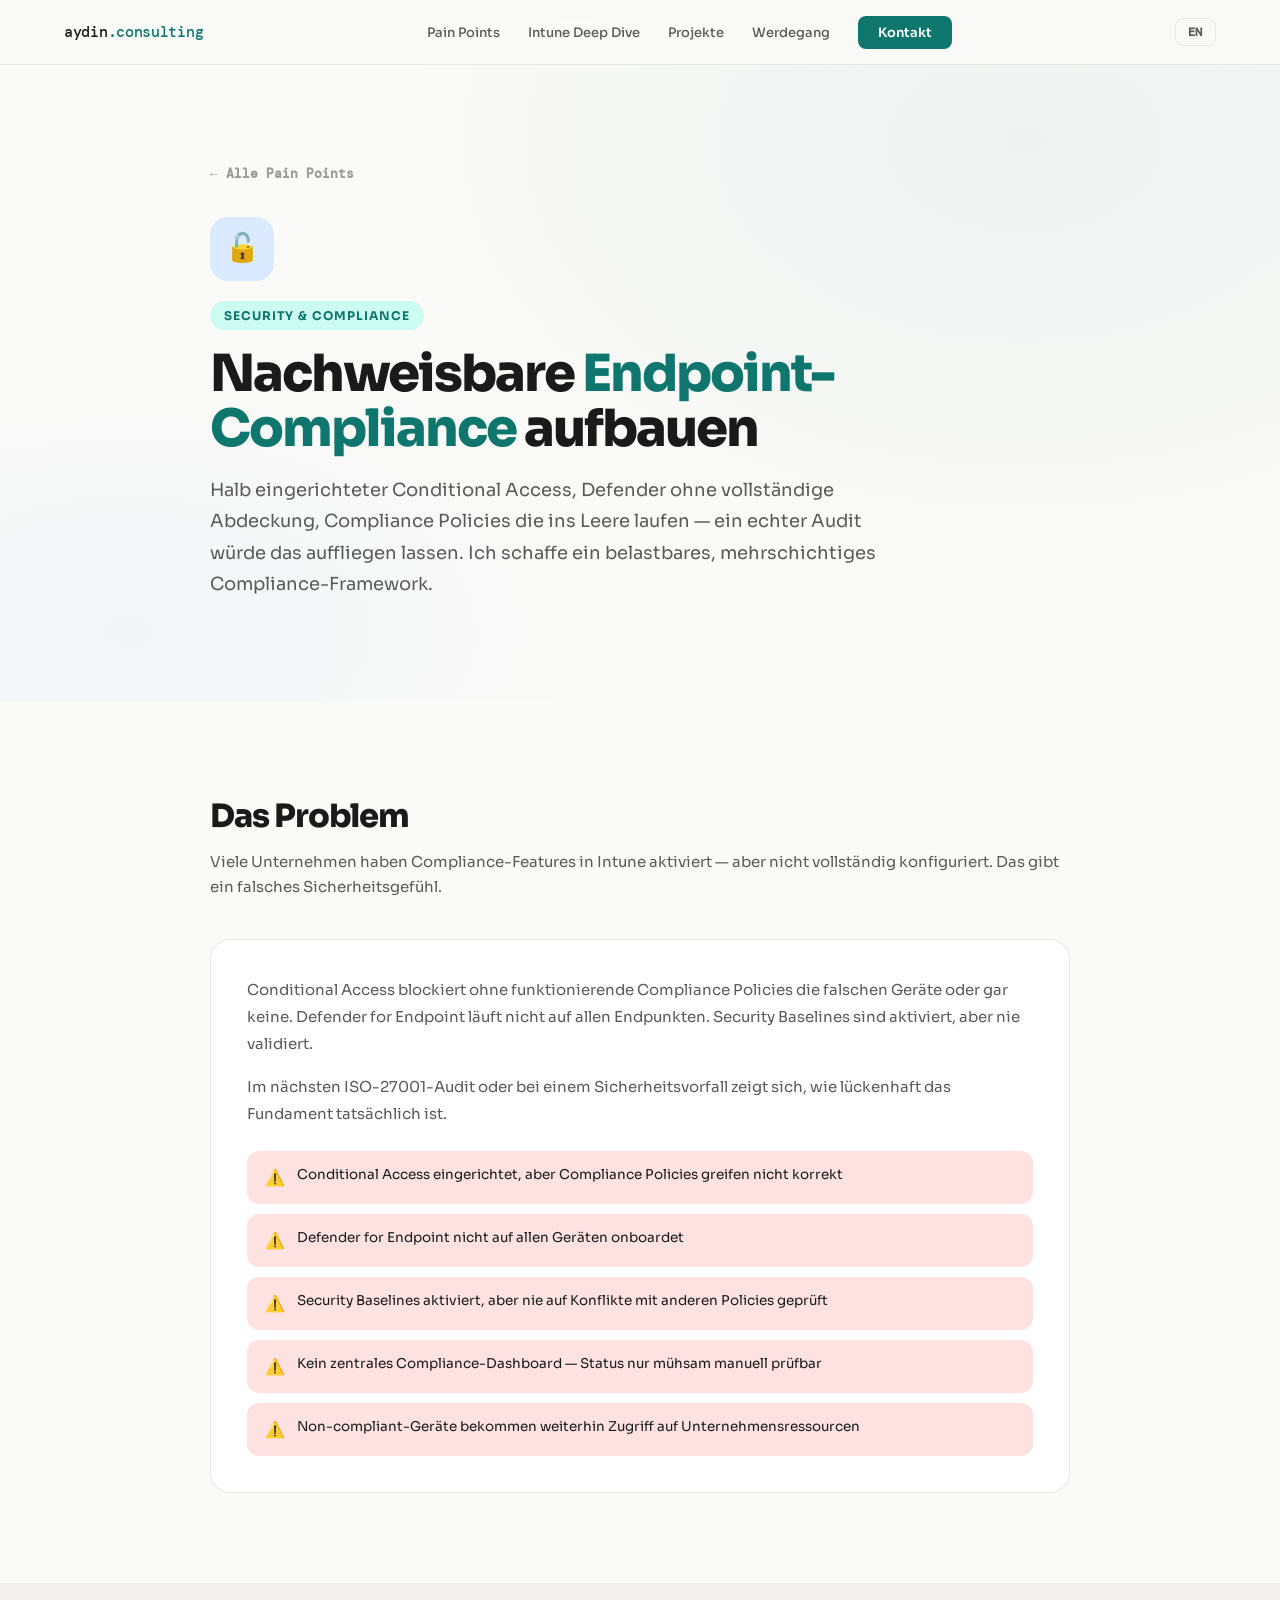
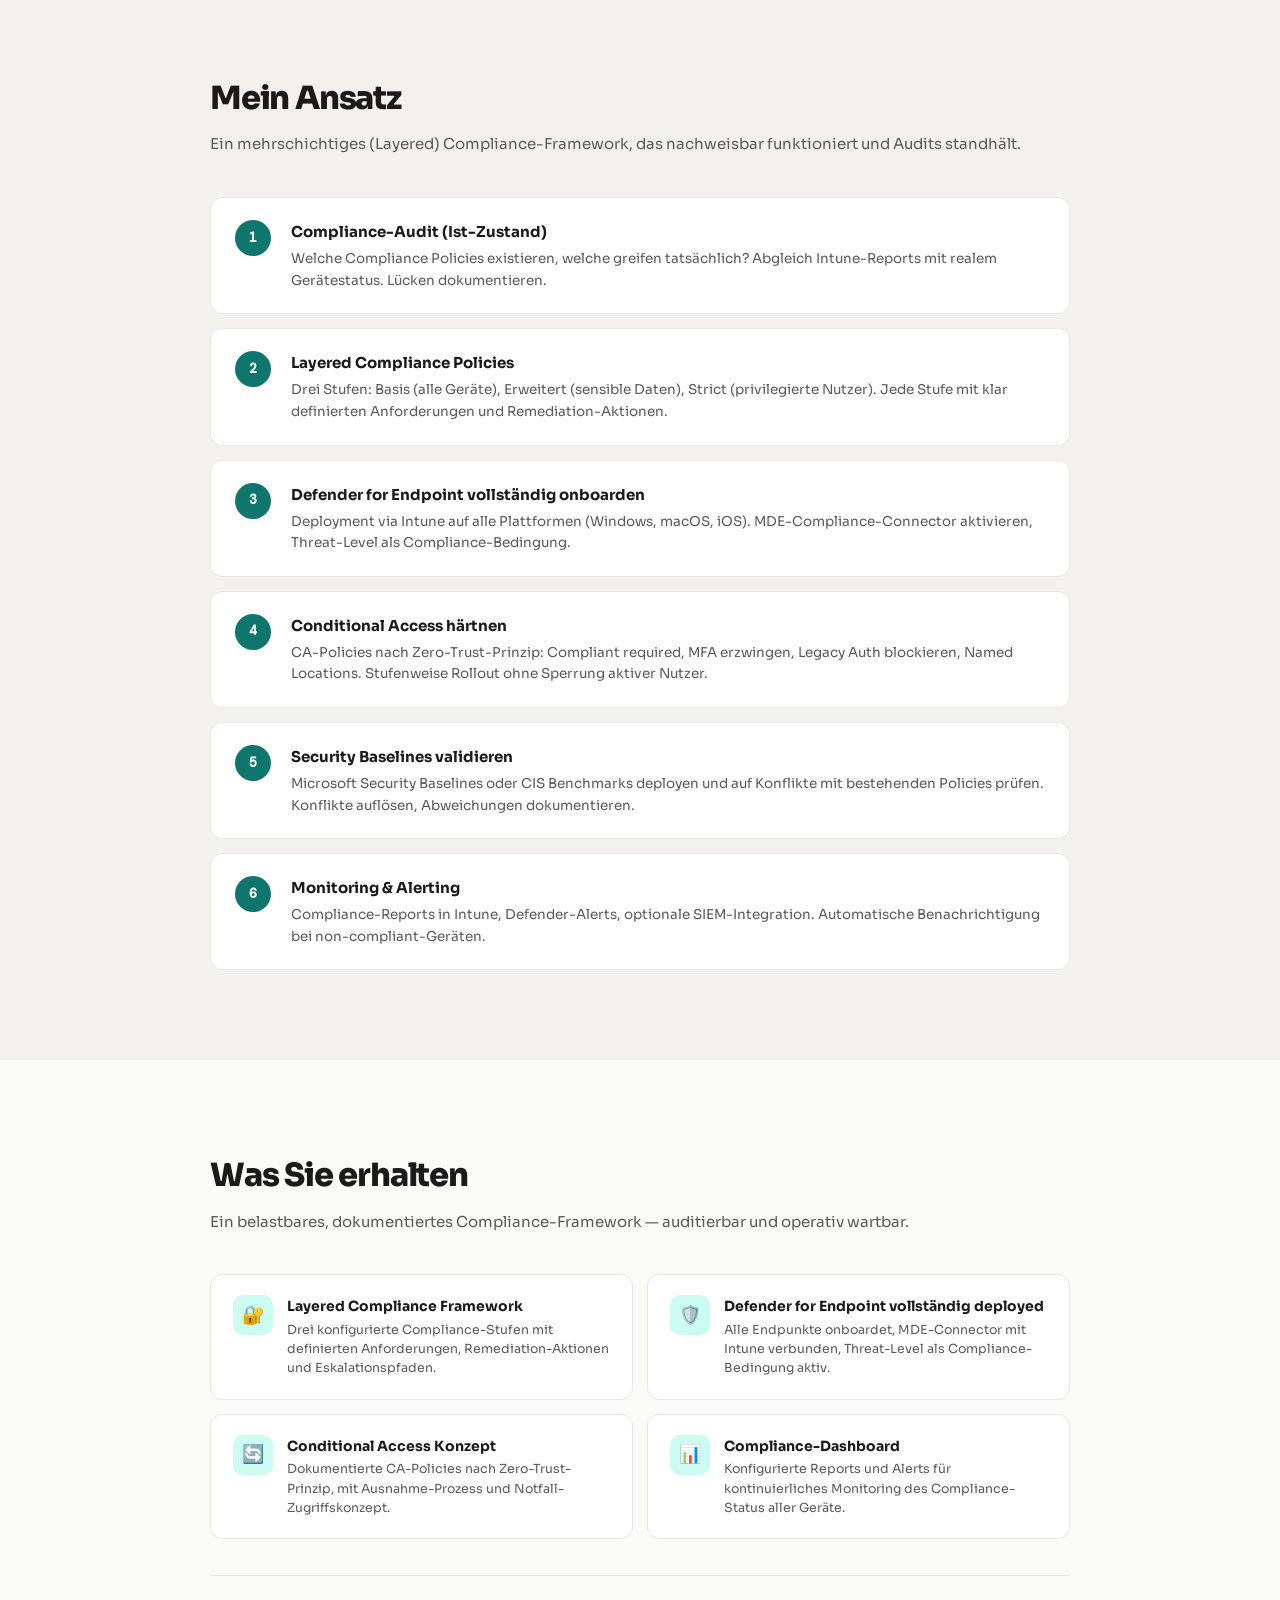
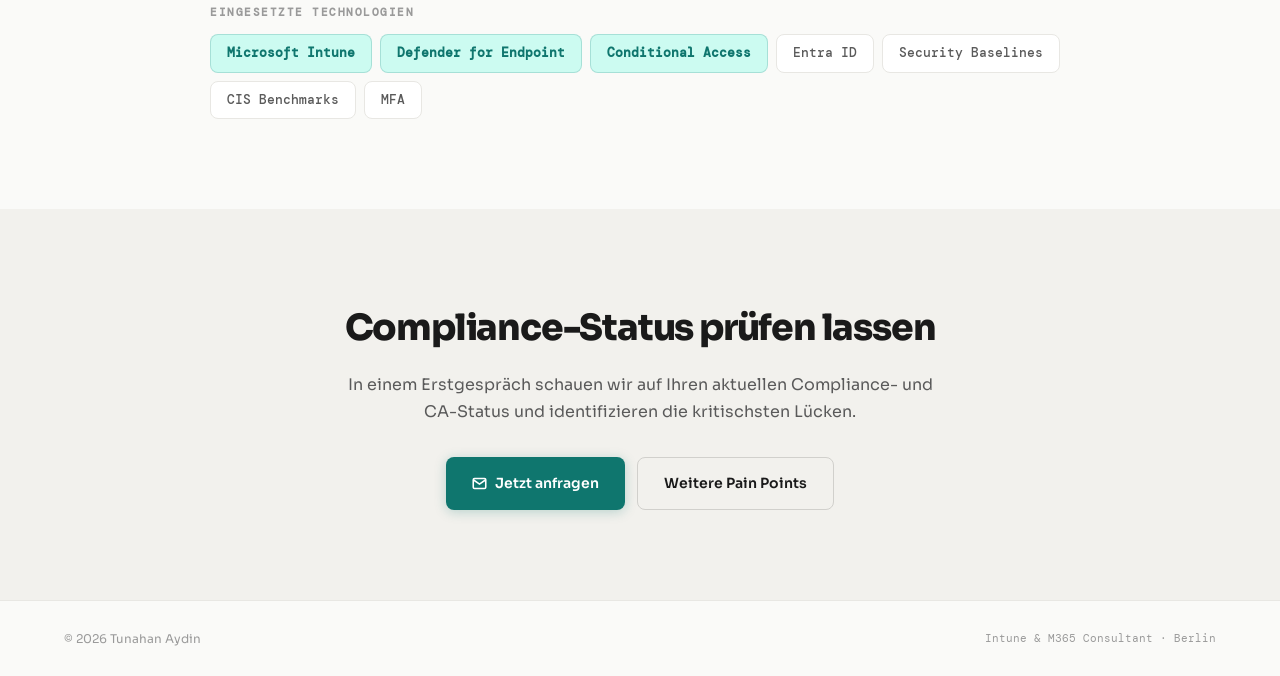
<file: pain-compliance.html>
<!DOCTYPE html>
<html lang="de">
<head>
  <meta charset="UTF-8">
  <meta name="viewport" content="width=device-width, initial-scale=1.0">
  <title>Endpoint Compliance &amp; Security — aydin.consulting</title>
  <meta name="description" content="Layered Compliance Framework mit Defender for Endpoint, Conditional Access und Security Baselines. Tunahan Aydin, Intune Security Consultant Berlin.">
  <script>(function(){var l=localStorage.getItem('lang')||'de';document.documentElement.lang=l;document.documentElement.dataset.lang=l;})();</script>
  <link rel="preconnect" href="https://fonts.googleapis.com">
  <link rel="preconnect" href="https://fonts.gstatic.com" crossorigin>
  <link href="https://fonts.googleapis.com/css2?family=Sora:wght@300;400;500;600;700;800&family=DM+Mono:wght@400;500&display=swap" rel="stylesheet">
  <link rel="stylesheet" href="styles.css">
</head>
<body>

<nav aria-label="Hauptnavigation">
  <a href="index.html" class="nl" aria-label="aydin.consulting">aydin<span>.consulting</span></a>
  <ul class="nk" id="nav-menu" role="list">
    <li><a href="index.html#pain">Pain Points</a></li>
    <li><a href="index.html#intune">Intune Deep Dive</a></li>
    <li><a href="index.html#projects" data-de="Projekte" data-en="Projects">Projekte</a></li>
    <li><a href="index.html#exp" data-de="Werdegang" data-en="Experience">Werdegang</a></li>
    <li><a href="index.html#contact" class="nc" data-de="Kontakt" data-en="Contact">Kontakt</a></li>
  </ul>
  <button class="lang-toggle" id="lang-toggle" aria-label="Switch to English">EN</button>
  <button class="nav-toggle" id="nav-toggle" aria-controls="nav-menu" aria-expanded="false" aria-label="Menü öffnen">
    <svg width="22" height="22" viewBox="0 0 24 24" fill="none" stroke="currentColor" stroke-width="2" stroke-linecap="round" aria-hidden="true"><line x1="3" y1="6" x2="21" y2="6"/><line x1="3" y1="12" x2="21" y2="12"/><line x1="3" y1="18" x2="21" y2="18"/></svg>
  </button>
</nav>

<main>
  <div class="detail-hero">
    <div class="detail-hero-bg" aria-hidden="true"></div>
    <div class="detail-hero-inner">
      <a href="index.html#pain" class="back-link" data-de="← Alle Pain Points" data-en="← All Pain Points">← Alle Pain Points</a>
      <div class="detail-icon-wrap" style="background:var(--blue-light)" aria-hidden="true">🔓</div>
      <div class="detail-badge" data-de="Security & Compliance" data-en="Security & Compliance">Security &amp; Compliance</div>
      <h1 data-de-html="Nachweisbare <span class='acc'>Endpoint-Compliance</span> aufbauen" data-en-html="Build <span class='acc'>Provable Endpoint Compliance</span>">Nachweisbare <span class="acc">Endpoint-Compliance</span> aufbauen</h1>
      <p class="lead" data-de="Halb eingerichteter Conditional Access, Defender ohne vollständige Abdeckung, Compliance Policies die ins Leere laufen — ein echter Audit würde das auffliegen lassen. Ich schaffe ein belastbares, mehrschichtiges Compliance-Framework." data-en="Half-configured Conditional Access, Defender without full coverage, compliance policies that apply to nothing — a real audit would expose this. I build a robust, layered compliance framework.">Halb eingerichteter Conditional Access, Defender ohne vollständige Abdeckung, Compliance Policies die ins Leere laufen — ein echter Audit würde das auffliegen lassen. Ich schaffe ein belastbares, mehrschichtiges Compliance-Framework.</p>
    </div>
  </div>

  <section class="detail-section">
    <div class="detail-section-inner">
      <h2 data-de="Das Problem" data-en="The Problem">Das Problem</h2>
      <p class="section-intro" data-de="Viele Unternehmen haben Compliance-Features in Intune aktiviert — aber nicht vollständig konfiguriert. Das gibt ein falsches Sicherheitsgefühl." data-en="Many organisations have compliance features enabled in Intune — but not fully configured. This creates a false sense of security.">Viele Unternehmen haben Compliance-Features in Intune aktiviert — aber nicht vollständig konfiguriert. Das gibt ein falsches Sicherheitsgefühl.</p>
      <div class="problem-block">
        <p data-de="Conditional Access blockiert ohne funktionierende Compliance Policies die falschen Geräte oder gar keine. Defender for Endpoint läuft nicht auf allen Endpunkten. Security Baselines sind aktiviert, aber nie validiert." data-en="Conditional Access blocks the wrong devices — or none at all — without working compliance policies. Defender for Endpoint doesn't run on all endpoints. Security baselines are enabled but never validated.">Conditional Access blockiert ohne funktionierende Compliance Policies die falschen Geräte oder gar keine. Defender for Endpoint läuft nicht auf allen Endpunkten. Security Baselines sind aktiviert, aber nie validiert.</p>
        <p data-de="Im nächsten ISO-27001-Audit oder bei einem Sicherheitsvorfall zeigt sich, wie lückenhaft das Fundament tatsächlich ist." data-en="The next ISO 27001 audit or a security incident will reveal just how fragile the foundation actually is.">Im nächsten ISO-27001-Audit oder bei einem Sicherheitsvorfall zeigt sich, wie lückenhaft das Fundament tatsächlich ist.</p>
        <div class="problem-symptoms">
          <div class="symptom"><span class="symptom-icon">⚠️</span><span data-de="Conditional Access eingerichtet, aber Compliance Policies greifen nicht korrekt" data-en="Conditional Access configured, but compliance policies don't apply correctly">Conditional Access eingerichtet, aber Compliance Policies greifen nicht korrekt</span></div>
          <div class="symptom"><span class="symptom-icon">⚠️</span><span data-de="Defender for Endpoint nicht auf allen Geräten onboardet" data-en="Defender for Endpoint not onboarded on all devices">Defender for Endpoint nicht auf allen Geräten onboardet</span></div>
          <div class="symptom"><span class="symptom-icon">⚠️</span><span data-de="Security Baselines aktiviert, aber nie auf Konflikte mit anderen Policies geprüft" data-en="Security baselines enabled, but never checked for conflicts with other policies">Security Baselines aktiviert, aber nie auf Konflikte mit anderen Policies geprüft</span></div>
          <div class="symptom"><span class="symptom-icon">⚠️</span><span data-de="Kein zentrales Compliance-Dashboard — Status nur mühsam manuell prüfbar" data-en="No central compliance dashboard — status only checkable manually with effort">Kein zentrales Compliance-Dashboard — Status nur mühsam manuell prüfbar</span></div>
          <div class="symptom"><span class="symptom-icon">⚠️</span><span data-de="Non-compliant-Geräte bekommen weiterhin Zugriff auf Unternehmensressourcen" data-en="Non-compliant devices continue to access corporate resources">Non-compliant-Geräte bekommen weiterhin Zugriff auf Unternehmensressourcen</span></div>
        </div>
      </div>
    </div>
  </section>

  <section class="detail-section alt">
    <div class="detail-section-inner">
      <h2 data-de="Mein Ansatz" data-en="My Approach">Mein Ansatz</h2>
      <p class="section-intro" data-de="Ein mehrschichtiges (Layered) Compliance-Framework, das nachweisbar funktioniert und Audits standhält." data-en="A layered compliance framework that provably works and withstands audits.">Ein mehrschichtiges (Layered) Compliance-Framework, das nachweisbar funktioniert und Audits standhält.</p>
      <div class="steps-grid">
        <div class="step"><div class="step-num">1</div><div class="step-body"><h4 data-de="Compliance-Audit (Ist-Zustand)" data-en="Compliance Audit (Current State)">Compliance-Audit (Ist-Zustand)</h4><p data-de="Welche Compliance Policies existieren, welche greifen tatsächlich? Abgleich Intune-Reports mit realem Gerätestatus. Lücken dokumentieren." data-en="Which compliance policies exist, which actually apply? Reconcile Intune reports with real device status. Document gaps.">Welche Compliance Policies existieren, welche greifen tatsächlich? Abgleich Intune-Reports mit realem Gerätestatus. Lücken dokumentieren.</p></div></div>
        <div class="step"><div class="step-num">2</div><div class="step-body"><h4 data-de="Layered Compliance Policies" data-en="Layered Compliance Policies">Layered Compliance Policies</h4><p data-de="Drei Stufen: Basis (alle Geräte), Erweitert (sensible Daten), Strict (privilegierte Nutzer). Jede Stufe mit klar definierten Anforderungen und Remediation-Aktionen." data-en="Three levels: Basic (all devices), Extended (sensitive data), Strict (privileged users). Each level with clearly defined requirements and remediation actions.">Drei Stufen: Basis (alle Geräte), Erweitert (sensible Daten), Strict (privilegierte Nutzer). Jede Stufe mit klar definierten Anforderungen und Remediation-Aktionen.</p></div></div>
        <div class="step"><div class="step-num">3</div><div class="step-body"><h4 data-de="Defender for Endpoint vollständig onboarden" data-en="Fully Onboard Defender for Endpoint">Defender for Endpoint vollständig onboarden</h4><p data-de="Deployment via Intune auf alle Plattformen (Windows, macOS, iOS). MDE-Compliance-Connector aktivieren, Threat-Level als Compliance-Bedingung." data-en="Deployment via Intune to all platforms (Windows, macOS, iOS). Enable MDE compliance connector, threat level as compliance condition.">Deployment via Intune auf alle Plattformen (Windows, macOS, iOS). MDE-Compliance-Connector aktivieren, Threat-Level als Compliance-Bedingung.</p></div></div>
        <div class="step"><div class="step-num">4</div><div class="step-body"><h4 data-de="Conditional Access härtnen" data-en="Harden Conditional Access">Conditional Access härtnen</h4><p data-de="CA-Policies nach Zero-Trust-Prinzip: Compliant required, MFA erzwingen, Legacy Auth blockieren, Named Locations. Stufenweise Rollout ohne Sperrung aktiver Nutzer." data-en="CA policies following Zero Trust principles: compliant required, enforce MFA, block legacy auth, named locations. Phased rollout without locking out active users.">CA-Policies nach Zero-Trust-Prinzip: Compliant required, MFA erzwingen, Legacy Auth blockieren, Named Locations. Stufenweise Rollout ohne Sperrung aktiver Nutzer.</p></div></div>
        <div class="step"><div class="step-num">5</div><div class="step-body"><h4 data-de="Security Baselines validieren" data-en="Validate Security Baselines">Security Baselines validieren</h4><p data-de="Microsoft Security Baselines oder CIS Benchmarks deployen und auf Konflikte mit bestehenden Policies prüfen. Konflikte auflösen, Abweichungen dokumentieren." data-en="Deploy Microsoft security baselines or CIS benchmarks and check for conflicts with existing policies. Resolve conflicts, document deviations.">Microsoft Security Baselines oder CIS Benchmarks deployen und auf Konflikte mit bestehenden Policies prüfen. Konflikte auflösen, Abweichungen dokumentieren.</p></div></div>
        <div class="step"><div class="step-num">6</div><div class="step-body"><h4 data-de="Monitoring & Alerting" data-en="Monitoring & Alerting">Monitoring &amp; Alerting</h4><p data-de="Compliance-Reports in Intune, Defender-Alerts, optionale SIEM-Integration. Automatische Benachrichtigung bei non-compliant-Geräten." data-en="Compliance reports in Intune, Defender alerts, optional SIEM integration. Automatic notification for non-compliant devices.">Compliance-Reports in Intune, Defender-Alerts, optionale SIEM-Integration. Automatische Benachrichtigung bei non-compliant-Geräten.</p></div></div>
      </div>
    </div>
  </section>

  <section class="detail-section">
    <div class="detail-section-inner">
      <h2 data-de="Was Sie erhalten" data-en="What You Get">Was Sie erhalten</h2>
      <p class="section-intro" data-de="Ein belastbares, dokumentiertes Compliance-Framework — auditierbar und operativ wartbar." data-en="A robust, documented compliance framework — auditable and operationally maintainable.">Ein belastbares, dokumentiertes Compliance-Framework — auditierbar und operativ wartbar.</p>
      <div class="deliverables-grid">
        <div class="deliverable"><div class="deliverable-icon" aria-hidden="true">🔐</div><div><h4 data-de="Layered Compliance Framework" data-en="Layered Compliance Framework">Layered Compliance Framework</h4><p data-de="Drei konfigurierte Compliance-Stufen mit definierten Anforderungen, Remediation-Aktionen und Eskalationspfaden." data-en="Three configured compliance levels with defined requirements, remediation actions and escalation paths.">Drei konfigurierte Compliance-Stufen mit definierten Anforderungen, Remediation-Aktionen und Eskalationspfaden.</p></div></div>
        <div class="deliverable"><div class="deliverable-icon" aria-hidden="true">🛡️</div><div><h4 data-de="Defender for Endpoint vollständig deployed" data-en="Defender for Endpoint Fully Deployed">Defender for Endpoint vollständig deployed</h4><p data-de="Alle Endpunkte onboardet, MDE-Connector mit Intune verbunden, Threat-Level als Compliance-Bedingung aktiv." data-en="All endpoints onboarded, MDE connector linked to Intune, threat level active as compliance condition.">Alle Endpunkte onboardet, MDE-Connector mit Intune verbunden, Threat-Level als Compliance-Bedingung aktiv.</p></div></div>
        <div class="deliverable"><div class="deliverable-icon" aria-hidden="true">🔄</div><div><h4 data-de="Conditional Access Konzept" data-en="Conditional Access Concept">Conditional Access Konzept</h4><p data-de="Dokumentierte CA-Policies nach Zero-Trust-Prinzip, mit Ausnahme-Prozess und Notfall-Zugriffskonzept." data-en="Documented CA policies following Zero Trust principles, with exception process and emergency access concept.">Dokumentierte CA-Policies nach Zero-Trust-Prinzip, mit Ausnahme-Prozess und Notfall-Zugriffskonzept.</p></div></div>
        <div class="deliverable"><div class="deliverable-icon" aria-hidden="true">📊</div><div><h4 data-de="Compliance-Dashboard" data-en="Compliance Dashboard">Compliance-Dashboard</h4><p data-de="Konfigurierte Reports und Alerts für kontinuierliches Monitoring des Compliance-Status aller Geräte." data-en="Configured reports and alerts for continuous monitoring of the compliance status of all devices.">Konfigurierte Reports und Alerts für kontinuierliches Monitoring des Compliance-Status aller Geräte.</p></div></div>
      </div>
      <div class="detail-tech">
        <div class="detail-tech-label" data-de="Eingesetzte Technologien" data-en="Technologies used">Eingesetzte Technologien</div>
        <div class="tg"><span class="tt c">Microsoft Intune</span><span class="tt c">Defender for Endpoint</span><span class="tt c">Conditional Access</span><span class="tt">Entra ID</span><span class="tt">Security Baselines</span><span class="tt">CIS Benchmarks</span><span class="tt">MFA</span></div>
      </div>
    </div>
  </section>

  <section class="detail-cta">
    <div class="detail-cta-inner">
      <h2 data-de="Compliance-Status prüfen lassen" data-en="Get your compliance status reviewed">Compliance-Status prüfen lassen</h2>
      <p data-de="In einem Erstgespräch schauen wir auf Ihren aktuellen Compliance- und CA-Status und identifizieren die kritischsten Lücken." data-en="In an initial consultation, we'll look at your current compliance and CA status and identify the most critical gaps.">In einem Erstgespräch schauen wir auf Ihren aktuellen Compliance- und CA-Status und identifizieren die kritischsten Lücken.</p>
      <div class="detail-cta-btns">
        <a href="mailto:hello@aydin.consulting" class="btn bp">
          <svg width="15" height="15" viewBox="0 0 24 24" fill="none" stroke="currentColor" stroke-width="2.5" aria-hidden="true"><path d="M4 4h16c1.1 0 2 .9 2 2v12c0 1.1-.9 2-2 2H4c-1.1 0-2-.9-2-2V6c0-1.1.9-2 2-2z"/><polyline points="22,6 12,13 2,6"/></svg>
          <span data-de="Jetzt anfragen" data-en="Get in touch">Jetzt anfragen</span>
        </a>
        <a href="index.html#pain" class="btn bo" data-de="Weitere Pain Points" data-en="More Pain Points">Weitere Pain Points</a>
      </div>
    </div>
  </section>
</main>

<footer>
  <span>© 2026 Tunahan Aydin</span>
  <span style="font-family:var(--fm);font-size:11px">Intune &amp; M365 Consultant · Berlin</span>
</footer>
<script src="main.js" defer></script>
</body>
</html>
</file>
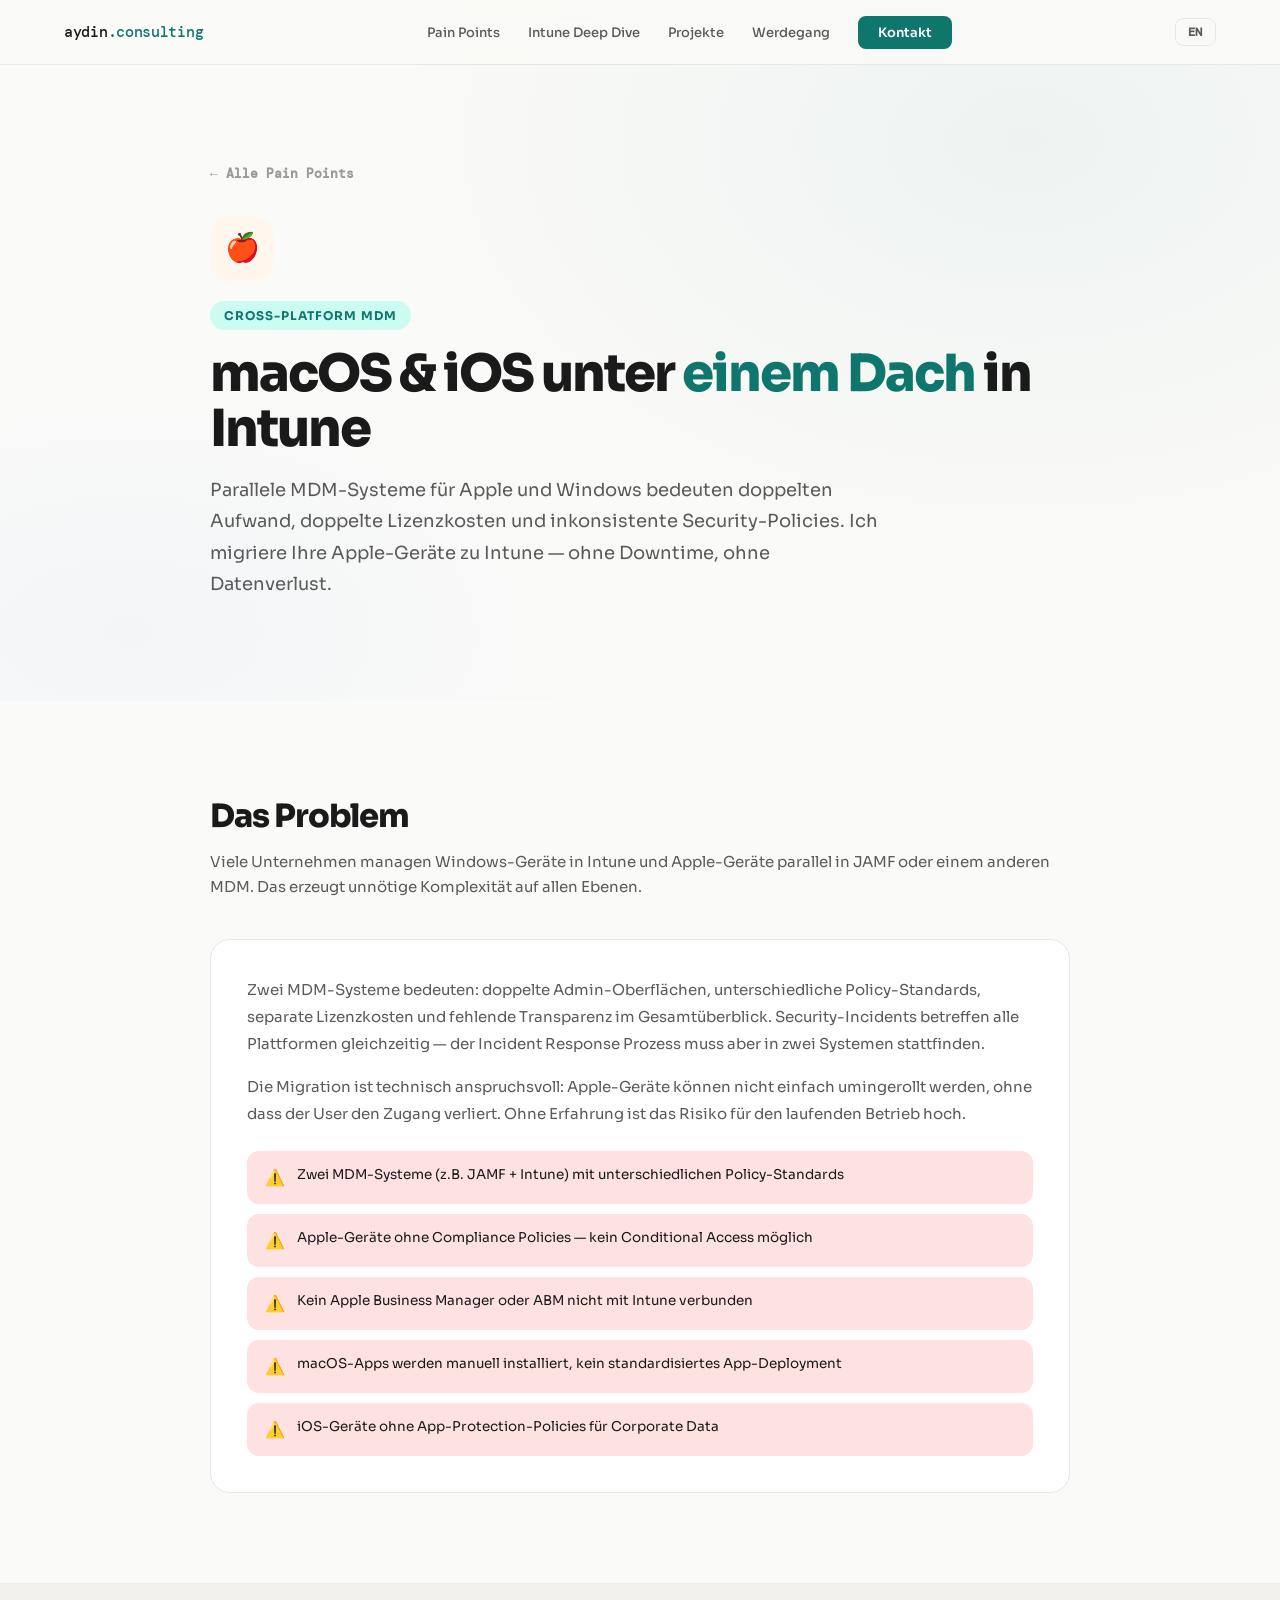
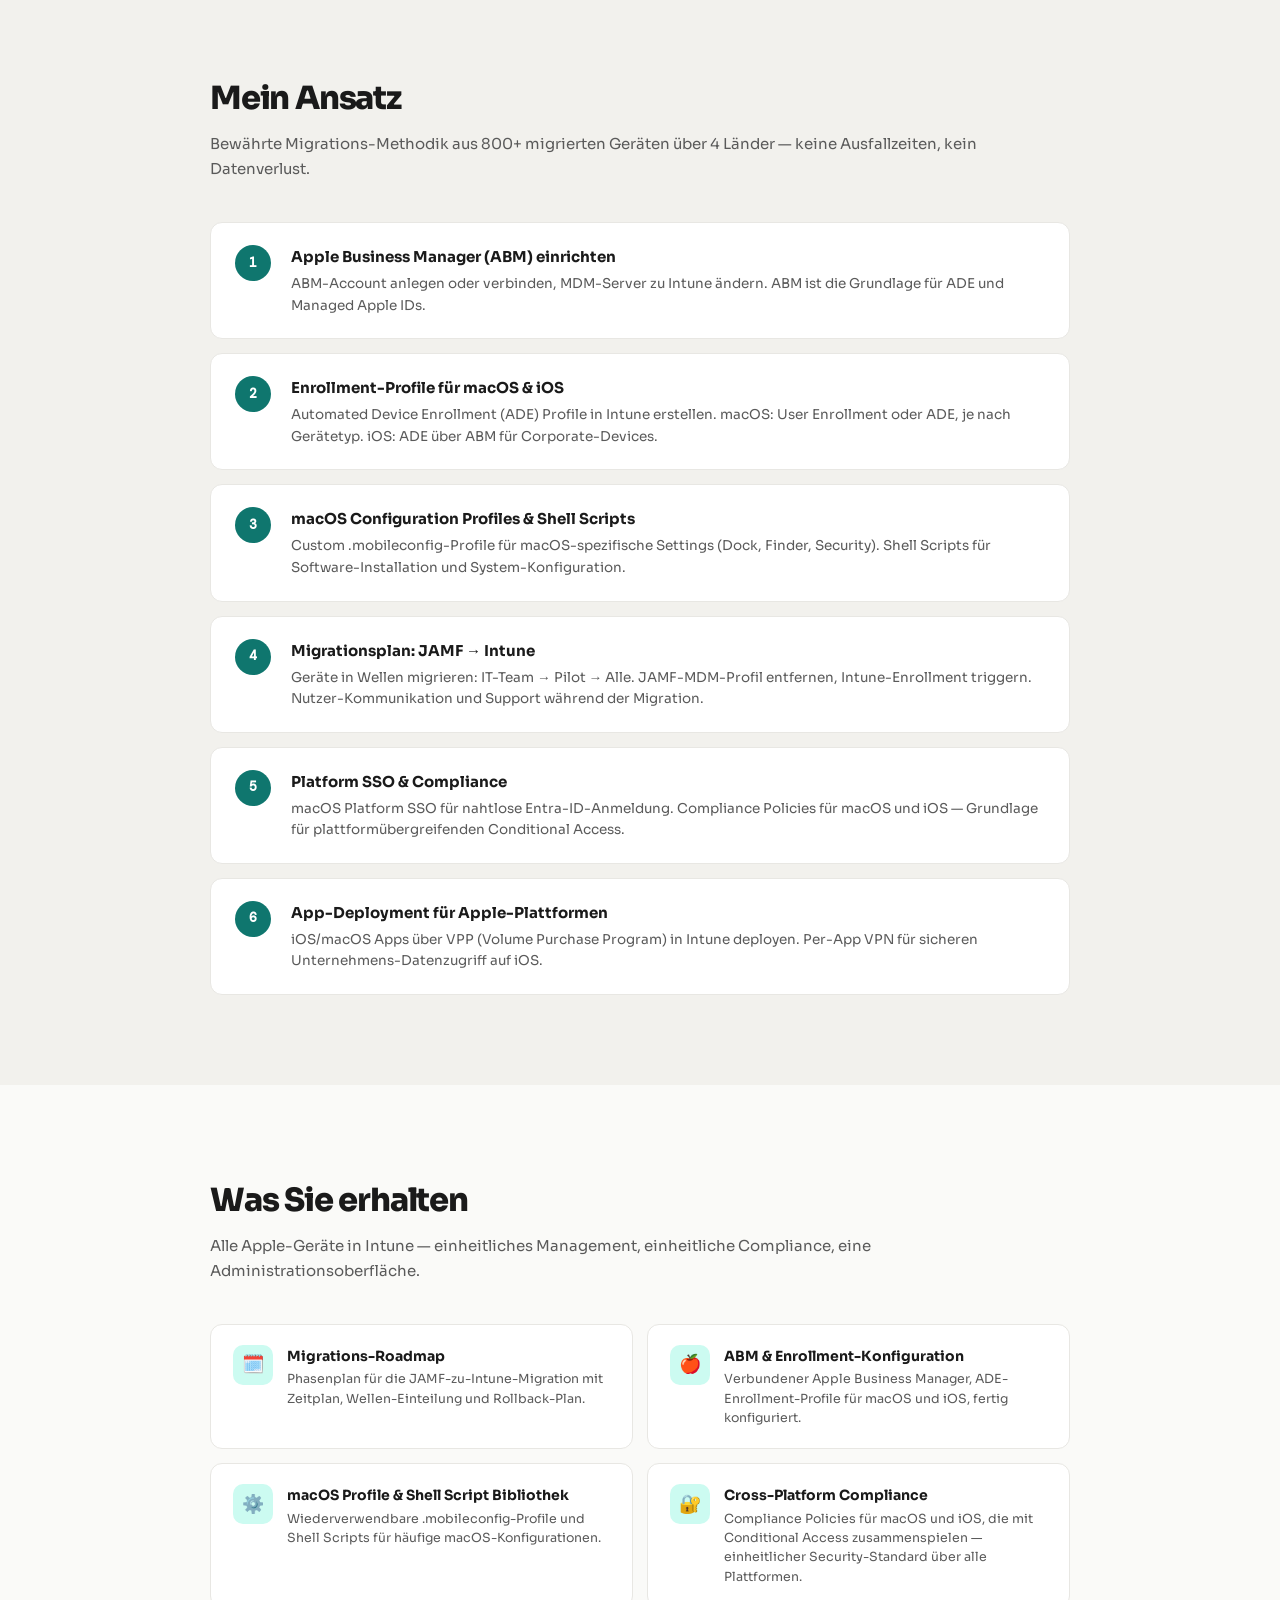
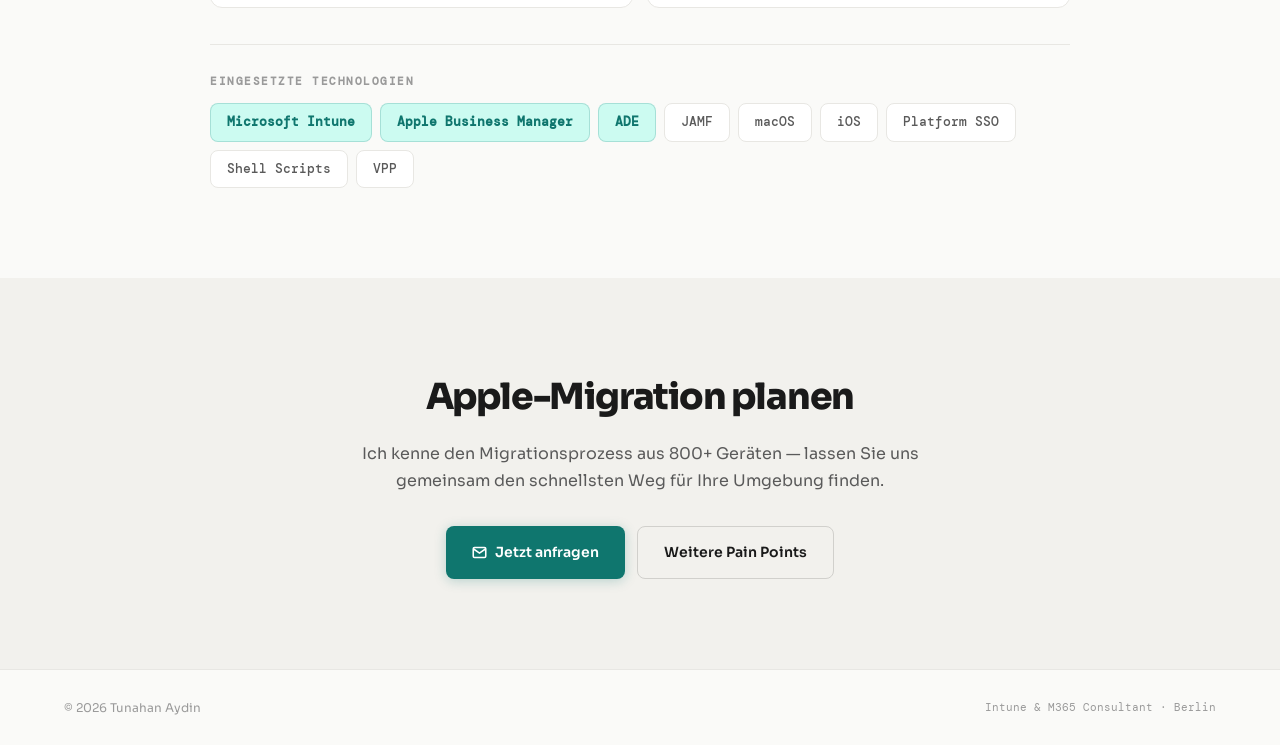
<file: pain-crossplatform.html>
<!DOCTYPE html>
<html lang="de">
<head>
  <meta charset="UTF-8">
  <meta name="viewport" content="width=device-width, initial-scale=1.0">
  <title>macOS &amp; iOS Migration zu Intune — aydin.consulting</title>
  <meta name="description" content="JAMF zu Intune Migration für macOS und iOS. Apple Business Manager, ADE Enrollment, Cross-Platform MDM unter einem Dach. Tunahan Aydin, Intune Consultant Berlin.">
  <script>(function(){var l=localStorage.getItem('lang')||'de';document.documentElement.lang=l;document.documentElement.dataset.lang=l;})();</script>
  <link rel="preconnect" href="https://fonts.googleapis.com">
  <link rel="preconnect" href="https://fonts.gstatic.com" crossorigin>
  <link href="https://fonts.googleapis.com/css2?family=Sora:wght@300;400;500;600;700;800&family=DM+Mono:wght@400;500&display=swap" rel="stylesheet">
  <link rel="stylesheet" href="styles.css">
</head>
<body>

<nav aria-label="Hauptnavigation">
  <a href="index.html" class="nl" aria-label="aydin.consulting">aydin<span>.consulting</span></a>
  <ul class="nk" id="nav-menu" role="list">
    <li><a href="index.html#pain">Pain Points</a></li>
    <li><a href="index.html#intune">Intune Deep Dive</a></li>
    <li><a href="index.html#projects" data-de="Projekte" data-en="Projects">Projekte</a></li>
    <li><a href="index.html#exp" data-de="Werdegang" data-en="Experience">Werdegang</a></li>
    <li><a href="index.html#contact" class="nc" data-de="Kontakt" data-en="Contact">Kontakt</a></li>
  </ul>
  <button class="lang-toggle" id="lang-toggle" aria-label="Switch to English">EN</button>
  <button class="nav-toggle" id="nav-toggle" aria-controls="nav-menu" aria-expanded="false" aria-label="Menü öffnen">
    <svg width="22" height="22" viewBox="0 0 24 24" fill="none" stroke="currentColor" stroke-width="2" stroke-linecap="round" aria-hidden="true"><line x1="3" y1="6" x2="21" y2="6"/><line x1="3" y1="12" x2="21" y2="12"/><line x1="3" y1="18" x2="21" y2="18"/></svg>
  </button>
</nav>

<main>
  <div class="detail-hero">
    <div class="detail-hero-bg" aria-hidden="true"></div>
    <div class="detail-hero-inner">
      <a href="index.html#pain" class="back-link" data-de="← Alle Pain Points" data-en="← All Pain Points">← Alle Pain Points</a>
      <div class="detail-icon-wrap" style="background:var(--orange-light)" aria-hidden="true">🍎</div>
      <div class="detail-badge" data-de="Cross-Platform MDM" data-en="Cross-Platform MDM">Cross-Platform MDM</div>
      <h1 data-de-html="macOS &amp; iOS unter <span class='acc'>einem Dach</span> in Intune" data-en-html="macOS &amp; iOS <span class='acc'>Unified</span> in Intune">macOS &amp; iOS unter <span class="acc">einem Dach</span> in Intune</h1>
      <p class="lead" data-de="Parallele MDM-Systeme für Apple und Windows bedeuten doppelten Aufwand, doppelte Lizenzkosten und inkonsistente Security-Policies. Ich migriere Ihre Apple-Geräte zu Intune — ohne Downtime, ohne Datenverlust." data-en="Parallel MDM systems for Apple and Windows mean double the effort, double the licence costs and inconsistent security policies. I migrate your Apple devices to Intune — without downtime, without data loss.">Parallele MDM-Systeme für Apple und Windows bedeuten doppelten Aufwand, doppelte Lizenzkosten und inkonsistente Security-Policies. Ich migriere Ihre Apple-Geräte zu Intune — ohne Downtime, ohne Datenverlust.</p>
    </div>
  </div>

  <section class="detail-section">
    <div class="detail-section-inner">
      <h2 data-de="Das Problem" data-en="The Problem">Das Problem</h2>
      <p class="section-intro" data-de="Viele Unternehmen managen Windows-Geräte in Intune und Apple-Geräte parallel in JAMF oder einem anderen MDM. Das erzeugt unnötige Komplexität auf allen Ebenen." data-en="Many organisations manage Windows devices in Intune and Apple devices in parallel in JAMF or another MDM. This creates unnecessary complexity at every level.">Viele Unternehmen managen Windows-Geräte in Intune und Apple-Geräte parallel in JAMF oder einem anderen MDM. Das erzeugt unnötige Komplexität auf allen Ebenen.</p>
      <div class="problem-block">
        <p data-de="Zwei MDM-Systeme bedeuten: doppelte Admin-Oberflächen, unterschiedliche Policy-Standards, separate Lizenzkosten und fehlende Transparenz im Gesamtüberblick. Security-Incidents betreffen alle Plattformen gleichzeitig — der Incident Response Prozess muss aber in zwei Systemen stattfinden." data-en="Two MDM systems mean: double admin interfaces, different policy standards, separate licence costs and no transparency across the full picture. Security incidents affect all platforms simultaneously — but the incident response process has to happen in two systems.">Zwei MDM-Systeme bedeuten: doppelte Admin-Oberflächen, unterschiedliche Policy-Standards, separate Lizenzkosten und fehlende Transparenz im Gesamtüberblick. Security-Incidents betreffen alle Plattformen gleichzeitig — der Incident Response Prozess muss aber in zwei Systemen stattfinden.</p>
        <p data-de="Die Migration ist technisch anspruchsvoll: Apple-Geräte können nicht einfach umingerollt werden, ohne dass der User den Zugang verliert. Ohne Erfahrung ist das Risiko für den laufenden Betrieb hoch." data-en="The migration is technically demanding: Apple devices can't simply be re-enrolled without the user losing access. Without experience, the risk to operations is high.">Die Migration ist technisch anspruchsvoll: Apple-Geräte können nicht einfach umingerollt werden, ohne dass der User den Zugang verliert. Ohne Erfahrung ist das Risiko für den laufenden Betrieb hoch.</p>
        <div class="problem-symptoms">
          <div class="symptom"><span class="symptom-icon">⚠️</span><span data-de="Zwei MDM-Systeme (z.B. JAMF + Intune) mit unterschiedlichen Policy-Standards" data-en="Two MDM systems (e.g. JAMF + Intune) with different policy standards">Zwei MDM-Systeme (z.B. JAMF + Intune) mit unterschiedlichen Policy-Standards</span></div>
          <div class="symptom"><span class="symptom-icon">⚠️</span><span data-de="Apple-Geräte ohne Compliance Policies — kein Conditional Access möglich" data-en="Apple devices without compliance policies — no Conditional Access possible">Apple-Geräte ohne Compliance Policies — kein Conditional Access möglich</span></div>
          <div class="symptom"><span class="symptom-icon">⚠️</span><span data-de="Kein Apple Business Manager oder ABM nicht mit Intune verbunden" data-en="No Apple Business Manager or ABM not connected to Intune">Kein Apple Business Manager oder ABM nicht mit Intune verbunden</span></div>
          <div class="symptom"><span class="symptom-icon">⚠️</span><span data-de="macOS-Apps werden manuell installiert, kein standardisiertes App-Deployment" data-en="macOS apps installed manually, no standardised app deployment">macOS-Apps werden manuell installiert, kein standardisiertes App-Deployment</span></div>
          <div class="symptom"><span class="symptom-icon">⚠️</span><span data-de="iOS-Geräte ohne App-Protection-Policies für Corporate Data" data-en="iOS devices without app protection policies for corporate data">iOS-Geräte ohne App-Protection-Policies für Corporate Data</span></div>
        </div>
      </div>
    </div>
  </section>

  <section class="detail-section alt">
    <div class="detail-section-inner">
      <h2 data-de="Mein Ansatz" data-en="My Approach">Mein Ansatz</h2>
      <p class="section-intro" data-de="Bewährte Migrations-Methodik aus 800+ migrierten Geräten über 4 Länder — keine Ausfallzeiten, kein Datenverlust." data-en="Proven migration methodology from 800+ migrated devices across 4 countries — zero downtime, zero data loss.">Bewährte Migrations-Methodik aus 800+ migrierten Geräten über 4 Länder — keine Ausfallzeiten, kein Datenverlust.</p>
      <div class="steps-grid">
        <div class="step"><div class="step-num">1</div><div class="step-body"><h4 data-de="Apple Business Manager (ABM) einrichten" data-en="Set up Apple Business Manager (ABM)">Apple Business Manager (ABM) einrichten</h4><p data-de="ABM-Account anlegen oder verbinden, MDM-Server zu Intune ändern. ABM ist die Grundlage für ADE und Managed Apple IDs." data-en="Create or connect ABM account, change MDM server to Intune. ABM is the foundation for ADE and Managed Apple IDs.">ABM-Account anlegen oder verbinden, MDM-Server zu Intune ändern. ABM ist die Grundlage für ADE und Managed Apple IDs.</p></div></div>
        <div class="step"><div class="step-num">2</div><div class="step-body"><h4 data-de="Enrollment-Profile für macOS & iOS" data-en="Enrollment Profiles for macOS & iOS">Enrollment-Profile für macOS &amp; iOS</h4><p data-de="Automated Device Enrollment (ADE) Profile in Intune erstellen. macOS: User Enrollment oder ADE, je nach Gerätetyp. iOS: ADE über ABM für Corporate-Devices." data-en="Create Automated Device Enrollment (ADE) profiles in Intune. macOS: user enrollment or ADE depending on device type. iOS: ADE via ABM for corporate devices.">Automated Device Enrollment (ADE) Profile in Intune erstellen. macOS: User Enrollment oder ADE, je nach Gerätetyp. iOS: ADE über ABM für Corporate-Devices.</p></div></div>
        <div class="step"><div class="step-num">3</div><div class="step-body"><h4 data-de="macOS Configuration Profiles & Shell Scripts" data-en="macOS Configuration Profiles & Shell Scripts">macOS Configuration Profiles &amp; Shell Scripts</h4><p data-de="Custom .mobileconfig-Profile für macOS-spezifische Settings (Dock, Finder, Security). Shell Scripts für Software-Installation und System-Konfiguration." data-en="Custom .mobileconfig profiles for macOS-specific settings (Dock, Finder, security). Shell scripts for software installation and system configuration.">Custom .mobileconfig-Profile für macOS-spezifische Settings (Dock, Finder, Security). Shell Scripts für Software-Installation und System-Konfiguration.</p></div></div>
        <div class="step"><div class="step-num">4</div><div class="step-body"><h4 data-de="Migrationsplan: JAMF → Intune" data-en="Migration Plan: JAMF → Intune">Migrationsplan: JAMF → Intune</h4><p data-de="Geräte in Wellen migrieren: IT-Team → Pilot → Alle. JAMF-MDM-Profil entfernen, Intune-Enrollment triggern. Nutzer-Kommunikation und Support während der Migration." data-en="Migrate devices in waves: IT team → pilot → everyone. Remove JAMF MDM profile, trigger Intune enrollment. User communication and support during migration.">Geräte in Wellen migrieren: IT-Team → Pilot → Alle. JAMF-MDM-Profil entfernen, Intune-Enrollment triggern. Nutzer-Kommunikation und Support während der Migration.</p></div></div>
        <div class="step"><div class="step-num">5</div><div class="step-body"><h4 data-de="Platform SSO & Compliance" data-en="Platform SSO & Compliance">Platform SSO &amp; Compliance</h4><p data-de="macOS Platform SSO für nahtlose Entra-ID-Anmeldung. Compliance Policies für macOS und iOS — Grundlage für plattformübergreifenden Conditional Access." data-en="macOS Platform SSO for seamless Entra ID sign-in. Compliance policies for macOS and iOS — foundation for cross-platform Conditional Access.">macOS Platform SSO für nahtlose Entra-ID-Anmeldung. Compliance Policies für macOS und iOS — Grundlage für plattformübergreifenden Conditional Access.</p></div></div>
        <div class="step"><div class="step-num">6</div><div class="step-body"><h4 data-de="App-Deployment für Apple-Plattformen" data-en="App Deployment for Apple Platforms">App-Deployment für Apple-Plattformen</h4><p data-de="iOS/macOS Apps über VPP (Volume Purchase Program) in Intune deployen. Per-App VPN für sicheren Unternehmens-Datenzugriff auf iOS." data-en="Deploy iOS/macOS apps via VPP (Volume Purchase Program) in Intune. Per-app VPN for secure corporate data access on iOS.">iOS/macOS Apps über VPP (Volume Purchase Program) in Intune deployen. Per-App VPN für sicheren Unternehmens-Datenzugriff auf iOS.</p></div></div>
      </div>
    </div>
  </section>

  <section class="detail-section">
    <div class="detail-section-inner">
      <h2 data-de="Was Sie erhalten" data-en="What You Get">Was Sie erhalten</h2>
      <p class="section-intro" data-de="Alle Apple-Geräte in Intune — einheitliches Management, einheitliche Compliance, eine Administrationsoberfläche." data-en="All Apple devices in Intune — unified management, unified compliance, one admin interface.">Alle Apple-Geräte in Intune — einheitliches Management, einheitliche Compliance, eine Administrationsoberfläche.</p>
      <div class="deliverables-grid">
        <div class="deliverable"><div class="deliverable-icon" aria-hidden="true">🗓️</div><div><h4 data-de="Migrations-Roadmap" data-en="Migration Roadmap">Migrations-Roadmap</h4><p data-de="Phasenplan für die JAMF-zu-Intune-Migration mit Zeitplan, Wellen-Einteilung und Rollback-Plan." data-en="Phase plan for the JAMF-to-Intune migration with timeline, wave breakdown and rollback plan.">Phasenplan für die JAMF-zu-Intune-Migration mit Zeitplan, Wellen-Einteilung und Rollback-Plan.</p></div></div>
        <div class="deliverable"><div class="deliverable-icon" aria-hidden="true">🍎</div><div><h4 data-de="ABM & Enrollment-Konfiguration" data-en="ABM & Enrollment Configuration">ABM &amp; Enrollment-Konfiguration</h4><p data-de="Verbundener Apple Business Manager, ADE-Enrollment-Profile für macOS und iOS, fertig konfiguriert." data-en="Connected Apple Business Manager, ADE enrollment profiles for macOS and iOS, fully configured.">Verbundener Apple Business Manager, ADE-Enrollment-Profile für macOS und iOS, fertig konfiguriert.</p></div></div>
        <div class="deliverable"><div class="deliverable-icon" aria-hidden="true">⚙️</div><div><h4 data-de="macOS Profile & Shell Script Bibliothek" data-en="macOS Profiles & Shell Script Library">macOS Profile &amp; Shell Script Bibliothek</h4><p data-de="Wiederverwendbare .mobileconfig-Profile und Shell Scripts für häufige macOS-Konfigurationen." data-en="Reusable .mobileconfig profiles and shell scripts for common macOS configurations.">Wiederverwendbare .mobileconfig-Profile und Shell Scripts für häufige macOS-Konfigurationen.</p></div></div>
        <div class="deliverable"><div class="deliverable-icon" aria-hidden="true">🔐</div><div><h4 data-de="Cross-Platform Compliance" data-en="Cross-Platform Compliance">Cross-Platform Compliance</h4><p data-de="Compliance Policies für macOS und iOS, die mit Conditional Access zusammenspielen — einheitlicher Security-Standard über alle Plattformen." data-en="Compliance policies for macOS and iOS that work together with Conditional Access — unified security standard across all platforms.">Compliance Policies für macOS und iOS, die mit Conditional Access zusammenspielen — einheitlicher Security-Standard über alle Plattformen.</p></div></div>
      </div>
      <div class="detail-tech">
        <div class="detail-tech-label" data-de="Eingesetzte Technologien" data-en="Technologies used">Eingesetzte Technologien</div>
        <div class="tg"><span class="tt c">Microsoft Intune</span><span class="tt c">Apple Business Manager</span><span class="tt c">ADE</span><span class="tt">JAMF</span><span class="tt">macOS</span><span class="tt">iOS</span><span class="tt">Platform SSO</span><span class="tt">Shell Scripts</span><span class="tt">VPP</span></div>
      </div>
    </div>
  </section>

  <section class="detail-cta">
    <div class="detail-cta-inner">
      <h2 data-de="Apple-Migration planen" data-en="Plan your Apple Migration">Apple-Migration planen</h2>
      <p data-de="Ich kenne den Migrationsprozess aus 800+ Geräten — lassen Sie uns gemeinsam den schnellsten Weg für Ihre Umgebung finden." data-en="I know the migration process from 800+ devices — let's find the fastest path for your environment together.">Ich kenne den Migrationsprozess aus 800+ Geräten — lassen Sie uns gemeinsam den schnellsten Weg für Ihre Umgebung finden.</p>
      <div class="detail-cta-btns">
        <a href="mailto:hello@aydin.consulting" class="btn bp">
          <svg width="15" height="15" viewBox="0 0 24 24" fill="none" stroke="currentColor" stroke-width="2.5" aria-hidden="true"><path d="M4 4h16c1.1 0 2 .9 2 2v12c0 1.1-.9 2-2 2H4c-1.1 0-2-.9-2-2V6c0-1.1.9-2 2-2z"/><polyline points="22,6 12,13 2,6"/></svg>
          <span data-de="Jetzt anfragen" data-en="Get in touch">Jetzt anfragen</span>
        </a>
        <a href="index.html#pain" class="btn bo" data-de="Weitere Pain Points" data-en="More Pain Points">Weitere Pain Points</a>
      </div>
    </div>
  </section>
</main>

<footer>
  <span>© 2026 Tunahan Aydin</span>
  <span style="font-family:var(--fm);font-size:11px">Intune &amp; M365 Consultant · Berlin</span>
</footer>
<script src="main.js" defer></script>
</body>
</html>
</file>
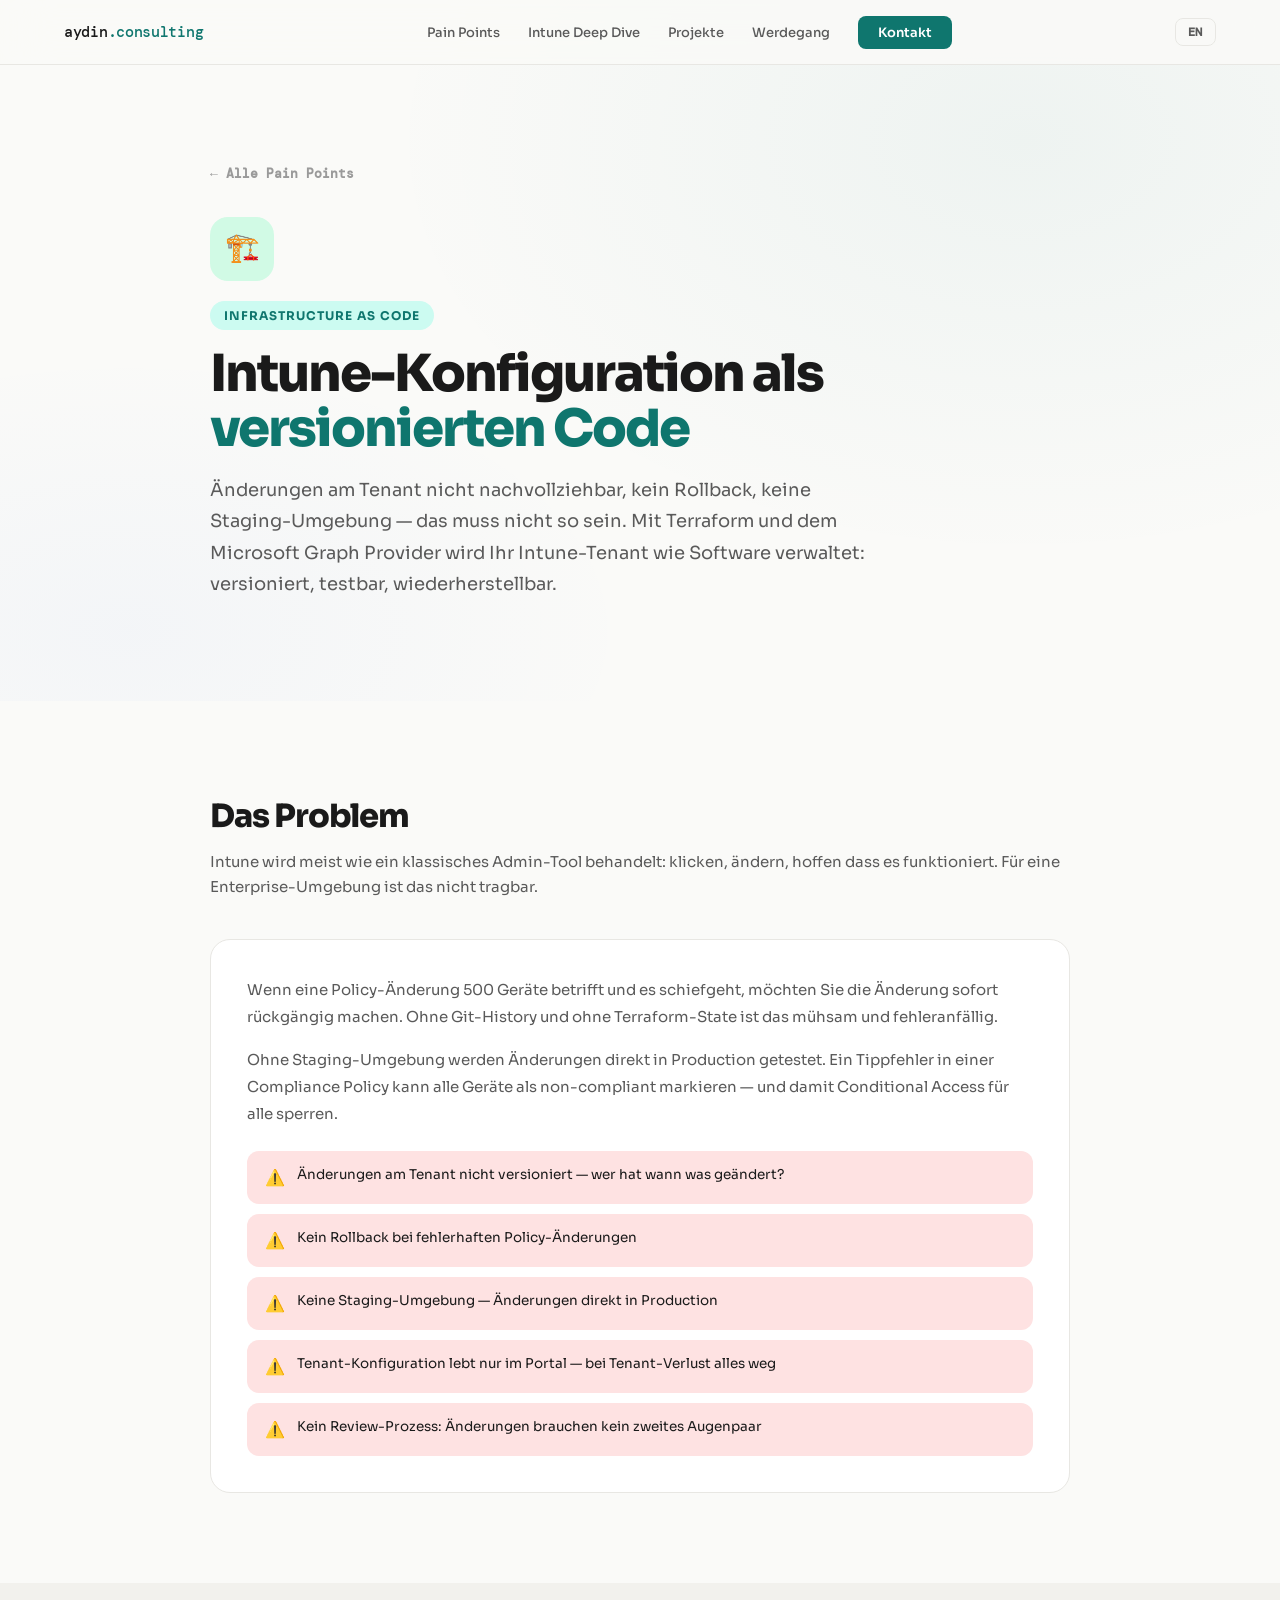
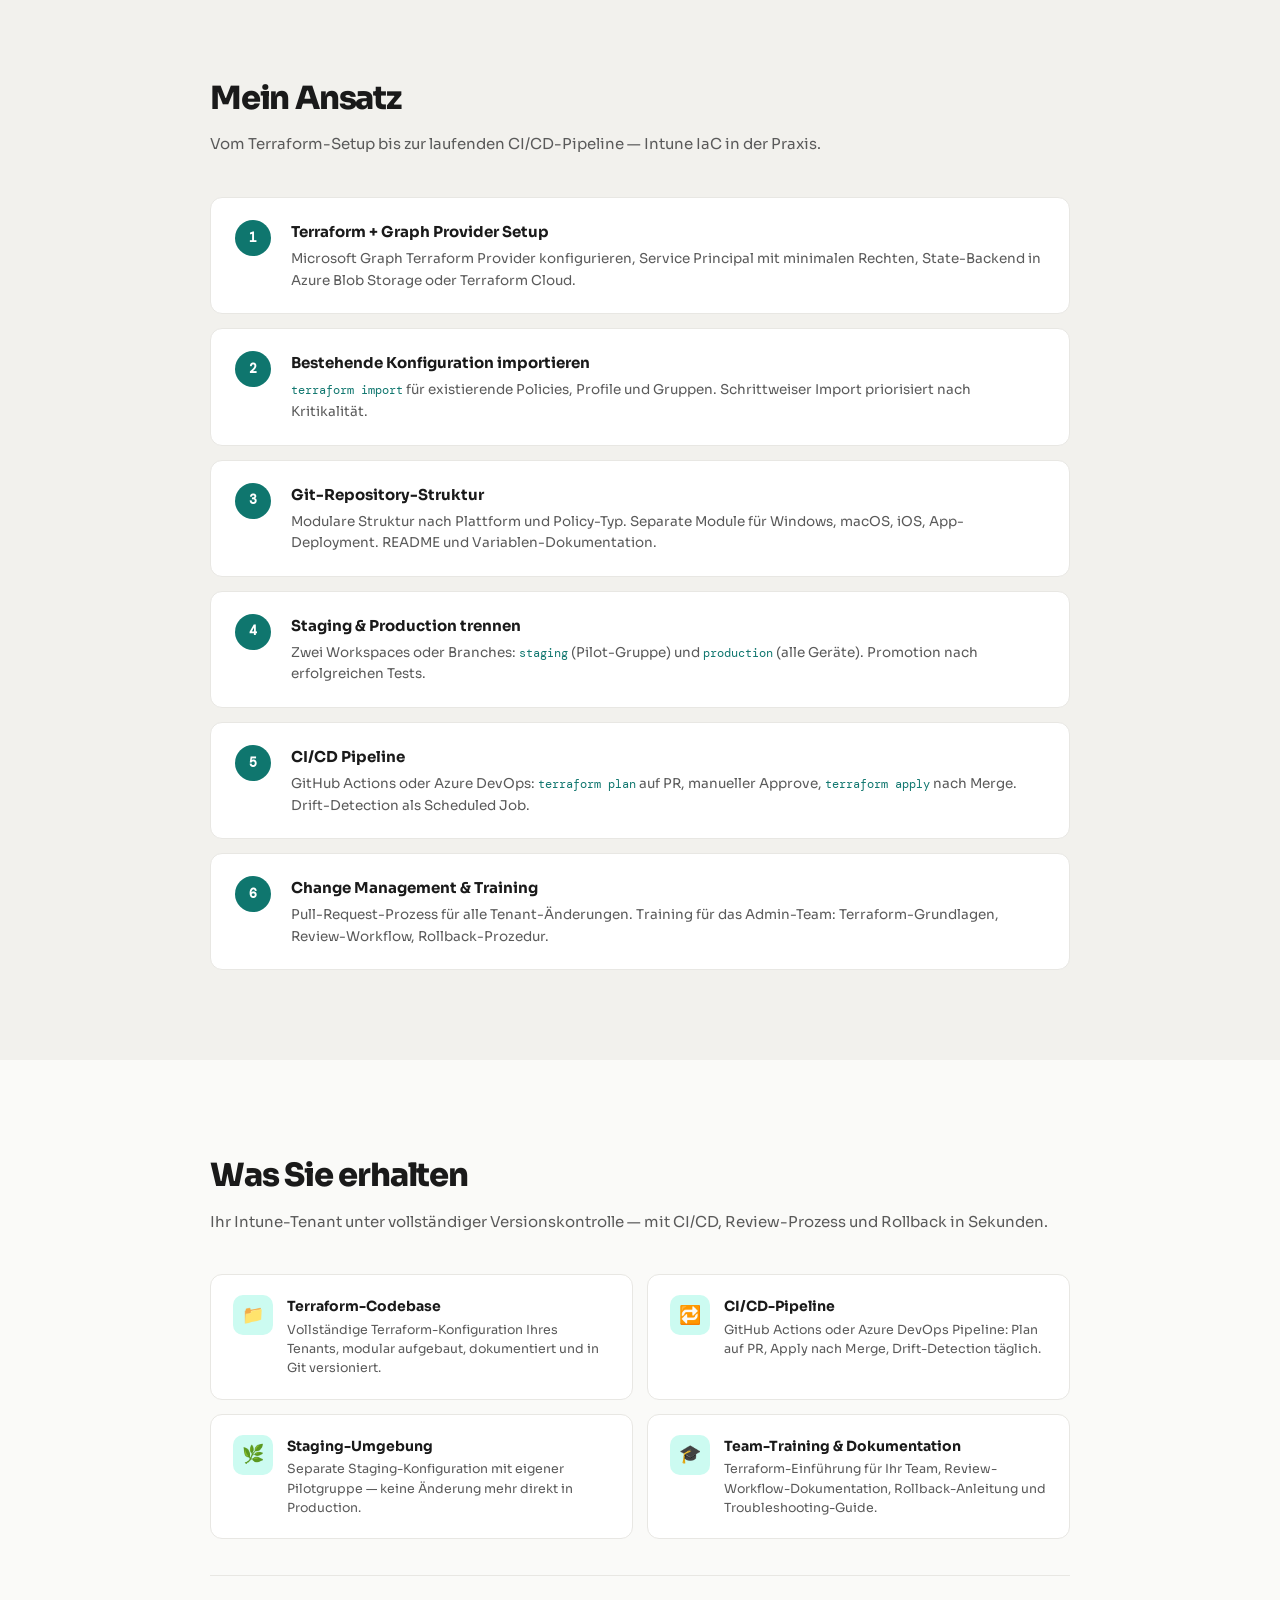
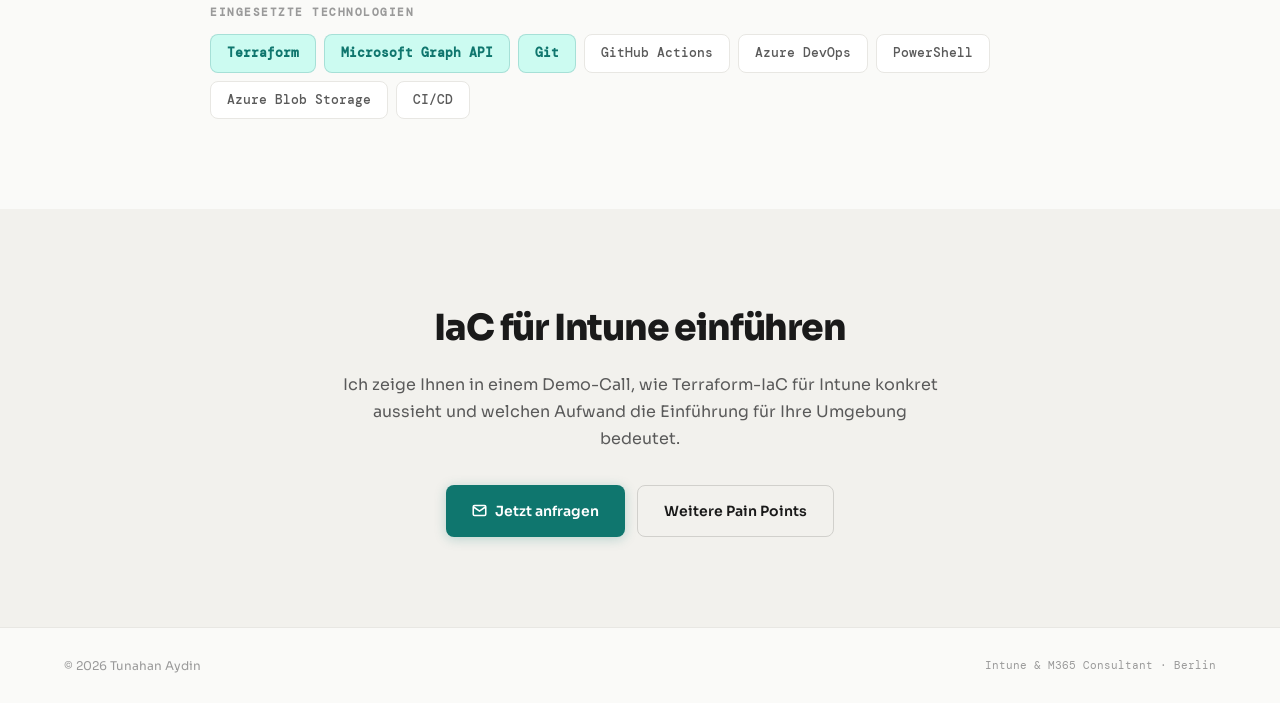
<file: pain-iac.html>
<!DOCTYPE html>
<html lang="de">
<head>
  <meta charset="UTF-8">
  <meta name="viewport" content="width=device-width, initial-scale=1.0">
  <title>Intune als Code mit Terraform — aydin.consulting</title>
  <meta name="description" content="Intune-Konfiguration als Code mit Terraform und Microsoft Graph API. Versionierung, Staging-Umgebungen und CI/CD für Ihren Intune-Tenant. Tunahan Aydin, Intune Consultant Berlin.">
  <link rel="preconnect" href="https://fonts.googleapis.com">
  <link rel="preconnect" href="https://fonts.gstatic.com" crossorigin>
  <link href="https://fonts.googleapis.com/css2?family=Sora:wght@300;400;500;600;700;800&family=DM+Mono:wght@400;500&display=swap" rel="stylesheet">
  <link rel="stylesheet" href="styles.css">
  <script>(function(){var l=localStorage.getItem('lang')||'de';document.documentElement.lang=l;document.documentElement.dataset.lang=l;})();</script>
</head>
<body>

<nav aria-label="Hauptnavigation">
  <a href="index.html" class="nl">aydin<span>.consulting</span></a>
  <ul class="nk" id="nav-menu" role="list">
    <li><a href="index.html#pain" data-de="Pain Points" data-en="Pain Points">Pain Points</a></li>
    <li><a href="index.html#intune" data-de="Intune Deep Dive" data-en="Intune Deep Dive">Intune Deep Dive</a></li>
    <li><a href="index.html#projects" data-de="Projekte" data-en="Projects">Projekte</a></li>
    <li><a href="index.html#exp" data-de="Werdegang" data-en="Experience">Werdegang</a></li>
    <li><a href="index.html#contact" class="nc" data-de="Kontakt" data-en="Contact">Kontakt</a></li>
  </ul>
  <button class="lang-toggle" id="lang-toggle" aria-label="Switch to English">EN</button>
  <button class="nav-toggle" id="nav-toggle" aria-controls="nav-menu" aria-expanded="false" aria-label="Menü öffnen">
    <svg width="22" height="22" viewBox="0 0 24 24" fill="none" stroke="currentColor" stroke-width="2" stroke-linecap="round" aria-hidden="true"><line x1="3" y1="6" x2="21" y2="6"/><line x1="3" y1="12" x2="21" y2="12"/><line x1="3" y1="18" x2="21" y2="18"/></svg>
  </button>
</nav>

<main>
  <div class="detail-hero">
    <div class="detail-hero-bg" aria-hidden="true"></div>
    <div class="detail-hero-inner">
      <a href="index.html#pain" class="back-link" data-de="← Alle Pain Points" data-en="← All Pain Points">← Alle Pain Points</a>
      <div class="detail-icon-wrap" style="background:var(--green-light)" aria-hidden="true">🏗️</div>
      <div class="detail-badge" data-de="Infrastructure as Code" data-en="Infrastructure as Code">Infrastructure as Code</div>
      <h1 data-de-html="Intune-Konfiguration als <span class=&quot;acc&quot;>versionierten Code</span>" data-en-html="Intune configuration as <span class=&quot;acc&quot;>versioned code</span>">Intune-Konfiguration als <span class="acc">versionierten Code</span></h1>
      <p class="lead" data-de="Änderungen am Tenant nicht nachvollziehbar, kein Rollback, keine Staging-Umgebung — das muss nicht so sein. Mit Terraform und dem Microsoft Graph Provider wird Ihr Intune-Tenant wie Software verwaltet: versioniert, testbar, wiederherstellbar." data-en="Tenant changes not traceable, no rollback, no staging environment — it doesn't have to be this way. With Terraform and the Microsoft Graph Provider, your Intune tenant is managed like software: versioned, testable, recoverable.">Änderungen am Tenant nicht nachvollziehbar, kein Rollback, keine Staging-Umgebung — das muss nicht so sein. Mit Terraform und dem Microsoft Graph Provider wird Ihr Intune-Tenant wie Software verwaltet: versioniert, testbar, wiederherstellbar.</p>
    </div>
  </div>

  <section class="detail-section">
    <div class="detail-section-inner">
      <h2 data-de="Das Problem" data-en="The Problem">Das Problem</h2>
      <p class="section-intro" data-de="Intune wird meist wie ein klassisches Admin-Tool behandelt: klicken, ändern, hoffen dass es funktioniert. Für eine Enterprise-Umgebung ist das nicht tragbar." data-en="Intune is usually treated like a classic admin tool: click, change, hope it works. For an enterprise environment, that's not sustainable.">Intune wird meist wie ein klassisches Admin-Tool behandelt: klicken, ändern, hoffen dass es funktioniert. Für eine Enterprise-Umgebung ist das nicht tragbar.</p>
      <div class="problem-block">
        <p data-de="Wenn eine Policy-Änderung 500 Geräte betrifft und es schiefgeht, möchten Sie die Änderung sofort rückgängig machen. Ohne Git-History und ohne Terraform-State ist das mühsam und fehleranfällig." data-en="When a policy change affects 500 devices and something goes wrong, you want to revert it immediately. Without Git history and without Terraform state, that's tedious and error-prone.">Wenn eine Policy-Änderung 500 Geräte betrifft und es schiefgeht, möchten Sie die Änderung sofort rückgängig machen. Ohne Git-History und ohne Terraform-State ist das mühsam und fehleranfällig.</p>
        <p data-de="Ohne Staging-Umgebung werden Änderungen direkt in Production getestet. Ein Tippfehler in einer Compliance Policy kann alle Geräte als non-compliant markieren — und damit Conditional Access für alle sperren." data-en="Without a staging environment, changes are tested directly in production. A typo in a compliance policy can mark all devices as non-compliant — locking out Conditional Access for everyone.">Ohne Staging-Umgebung werden Änderungen direkt in Production getestet. Ein Tippfehler in einer Compliance Policy kann alle Geräte als non-compliant markieren — und damit Conditional Access für alle sperren.</p>
        <div class="problem-symptoms">
          <div class="symptom"><span class="symptom-icon">⚠️</span><span data-de="Änderungen am Tenant nicht versioniert — wer hat wann was geändert?" data-en="Tenant changes not versioned — who changed what and when?">Änderungen am Tenant nicht versioniert — wer hat wann was geändert?</span></div>
          <div class="symptom"><span class="symptom-icon">⚠️</span><span data-de="Kein Rollback bei fehlerhaften Policy-Änderungen" data-en="No rollback for faulty policy changes">Kein Rollback bei fehlerhaften Policy-Änderungen</span></div>
          <div class="symptom"><span class="symptom-icon">⚠️</span><span data-de="Keine Staging-Umgebung — Änderungen direkt in Production" data-en="No staging environment — changes go directly to production">Keine Staging-Umgebung — Änderungen direkt in Production</span></div>
          <div class="symptom"><span class="symptom-icon">⚠️</span><span data-de="Tenant-Konfiguration lebt nur im Portal — bei Tenant-Verlust alles weg" data-en="Tenant configuration lives only in the portal — everything lost if tenant is lost">Tenant-Konfiguration lebt nur im Portal — bei Tenant-Verlust alles weg</span></div>
          <div class="symptom"><span class="symptom-icon">⚠️</span><span data-de="Kein Review-Prozess: Änderungen brauchen kein zweites Augenpaar" data-en="No review process: changes require no second pair of eyes">Kein Review-Prozess: Änderungen brauchen kein zweites Augenpaar</span></div>
        </div>
      </div>
    </div>
  </section>

  <section class="detail-section alt">
    <div class="detail-section-inner">
      <h2 data-de="Mein Ansatz" data-en="My Approach">Mein Ansatz</h2>
      <p class="section-intro" data-de="Vom Terraform-Setup bis zur laufenden CI/CD-Pipeline — Intune IaC in der Praxis." data-en="From Terraform setup to a running CI/CD pipeline — Intune IaC in practice.">Vom Terraform-Setup bis zur laufenden CI/CD-Pipeline — Intune IaC in der Praxis.</p>
      <div class="steps-grid">
        <div class="step"><div class="step-num">1</div><div class="step-body"><h4 data-de="Terraform + Graph Provider Setup" data-en="Terraform + Graph Provider Setup">Terraform + Graph Provider Setup</h4><p data-de="Microsoft Graph Terraform Provider konfigurieren, Service Principal mit minimalen Rechten, State-Backend in Azure Blob Storage oder Terraform Cloud." data-en="Configure the Microsoft Graph Terraform Provider, service principal with minimal permissions, state backend in Azure Blob Storage or Terraform Cloud.">Microsoft Graph Terraform Provider konfigurieren, Service Principal mit minimalen Rechten, State-Backend in Azure Blob Storage oder Terraform Cloud.</p></div></div>
        <div class="step"><div class="step-num">2</div><div class="step-body"><h4 data-de="Bestehende Konfiguration importieren" data-en="Import existing configuration">Bestehende Konfiguration importieren</h4><p><span style="font-family:var(--fm);font-size:12px;color:var(--accent)">terraform import</span> <span data-de="für existierende Policies, Profile und Gruppen. Schrittweiser Import priorisiert nach Kritikalität." data-en="for existing policies, profiles and groups. Incremental import prioritised by criticality.">für existierende Policies, Profile und Gruppen. Schrittweiser Import priorisiert nach Kritikalität.</span></p></div></div>
        <div class="step"><div class="step-num">3</div><div class="step-body"><h4 data-de="Git-Repository-Struktur" data-en="Git repository structure">Git-Repository-Struktur</h4><p data-de="Modulare Struktur nach Plattform und Policy-Typ. Separate Module für Windows, macOS, iOS, App-Deployment. README und Variablen-Dokumentation." data-en="Modular structure by platform and policy type. Separate modules for Windows, macOS, iOS, app deployment. README and variable documentation.">Modulare Struktur nach Plattform und Policy-Typ. Separate Module für Windows, macOS, iOS, App-Deployment. README und Variablen-Dokumentation.</p></div></div>
        <div class="step"><div class="step-num">4</div><div class="step-body"><h4 data-de="Staging &amp; Production trennen" data-en="Separate staging &amp; production">Staging &amp; Production trennen</h4><p><span data-de="Zwei Workspaces oder Branches:" data-en="Two workspaces or branches:">Zwei Workspaces oder Branches:</span> <span style="font-family:var(--fm);font-size:12px;color:var(--accent)">staging</span> <span data-de="(Pilot-Gruppe) und" data-en="(pilot group) and">(Pilot-Gruppe) und</span> <span style="font-family:var(--fm);font-size:12px;color:var(--accent)">production</span> <span data-de="(alle Geräte). Promotion nach erfolgreichen Tests." data-en="(all devices). Promotion after successful tests.">(alle Geräte). Promotion nach erfolgreichen Tests.</span></p></div></div>
        <div class="step"><div class="step-num">5</div><div class="step-body"><h4 data-de="CI/CD Pipeline" data-en="CI/CD Pipeline">CI/CD Pipeline</h4><p><span data-de="GitHub Actions oder Azure DevOps:" data-en="GitHub Actions or Azure DevOps:">GitHub Actions oder Azure DevOps:</span> <span style="font-family:var(--fm);font-size:12px;color:var(--accent)">terraform plan</span> <span data-de="auf PR, manueller Approve," data-en="on PR, manual approval,">auf PR, manueller Approve,</span> <span style="font-family:var(--fm);font-size:12px;color:var(--accent)">terraform apply</span> <span data-de="nach Merge. Drift-Detection als Scheduled Job." data-en="after merge. Drift detection as scheduled job.">nach Merge. Drift-Detection als Scheduled Job.</span></p></div></div>
        <div class="step"><div class="step-num">6</div><div class="step-body"><h4 data-de="Change Management &amp; Training" data-en="Change Management &amp; Training">Change Management &amp; Training</h4><p data-de="Pull-Request-Prozess für alle Tenant-Änderungen. Training für das Admin-Team: Terraform-Grundlagen, Review-Workflow, Rollback-Prozedur." data-en="Pull request process for all tenant changes. Training for the admin team: Terraform basics, review workflow, rollback procedure.">Pull-Request-Prozess für alle Tenant-Änderungen. Training für das Admin-Team: Terraform-Grundlagen, Review-Workflow, Rollback-Prozedur.</p></div></div>
      </div>
    </div>
  </section>

  <section class="detail-section">
    <div class="detail-section-inner">
      <h2 data-de="Was Sie erhalten" data-en="What You Get">Was Sie erhalten</h2>
      <p class="section-intro" data-de="Ihr Intune-Tenant unter vollständiger Versionskontrolle — mit CI/CD, Review-Prozess und Rollback in Sekunden." data-en="Your Intune tenant under full version control — with CI/CD, review process and rollback in seconds.">Ihr Intune-Tenant unter vollständiger Versionskontrolle — mit CI/CD, Review-Prozess und Rollback in Sekunden.</p>
      <div class="deliverables-grid">
        <div class="deliverable"><div class="deliverable-icon" aria-hidden="true">📁</div><div><h4 data-de="Terraform-Codebase" data-en="Terraform Codebase">Terraform-Codebase</h4><p data-de="Vollständige Terraform-Konfiguration Ihres Tenants, modular aufgebaut, dokumentiert und in Git versioniert." data-en="Complete Terraform configuration of your tenant, modularly structured, documented and versioned in Git.">Vollständige Terraform-Konfiguration Ihres Tenants, modular aufgebaut, dokumentiert und in Git versioniert.</p></div></div>
        <div class="deliverable"><div class="deliverable-icon" aria-hidden="true">🔁</div><div><h4 data-de="CI/CD-Pipeline" data-en="CI/CD Pipeline">CI/CD-Pipeline</h4><p data-de="GitHub Actions oder Azure DevOps Pipeline: Plan auf PR, Apply nach Merge, Drift-Detection täglich." data-en="GitHub Actions or Azure DevOps pipeline: plan on PR, apply after merge, drift detection daily.">GitHub Actions oder Azure DevOps Pipeline: Plan auf PR, Apply nach Merge, Drift-Detection täglich.</p></div></div>
        <div class="deliverable"><div class="deliverable-icon" aria-hidden="true">🌿</div><div><h4 data-de="Staging-Umgebung" data-en="Staging Environment">Staging-Umgebung</h4><p data-de="Separate Staging-Konfiguration mit eigener Pilotgruppe — keine Änderung mehr direkt in Production." data-en="Separate staging configuration with its own pilot group — no more changes directly in production.">Separate Staging-Konfiguration mit eigener Pilotgruppe — keine Änderung mehr direkt in Production.</p></div></div>
        <div class="deliverable"><div class="deliverable-icon" aria-hidden="true">🎓</div><div><h4 data-de="Team-Training &amp; Dokumentation" data-en="Team Training &amp; Documentation">Team-Training &amp; Dokumentation</h4><p data-de="Terraform-Einführung für Ihr Team, Review-Workflow-Dokumentation, Rollback-Anleitung und Troubleshooting-Guide." data-en="Terraform introduction for your team, review workflow documentation, rollback guide and troubleshooting guide.">Terraform-Einführung für Ihr Team, Review-Workflow-Dokumentation, Rollback-Anleitung und Troubleshooting-Guide.</p></div></div>
      </div>
      <div class="detail-tech">
        <div class="detail-tech-label" data-de="Eingesetzte Technologien" data-en="Technologies Used">Eingesetzte Technologien</div>
        <div class="tg"><span class="tt c">Terraform</span><span class="tt c">Microsoft Graph API</span><span class="tt c">Git</span><span class="tt">GitHub Actions</span><span class="tt">Azure DevOps</span><span class="tt">PowerShell</span><span class="tt">Azure Blob Storage</span><span class="tt">CI/CD</span></div>
      </div>
    </div>
  </section>

  <section class="detail-cta">
    <div class="detail-cta-inner">
      <h2 data-de="IaC für Intune einführen" data-en="Introduce IaC for Intune">IaC für Intune einführen</h2>
      <p data-de="Ich zeige Ihnen in einem Demo-Call, wie Terraform-IaC für Intune konkret aussieht und welchen Aufwand die Einführung für Ihre Umgebung bedeutet." data-en="I'll show you in a demo call what Terraform IaC for Intune looks like in practice and what the implementation effort means for your environment.">Ich zeige Ihnen in einem Demo-Call, wie Terraform-IaC für Intune konkret aussieht und welchen Aufwand die Einführung für Ihre Umgebung bedeutet.</p>
      <div class="detail-cta-btns">
        <a href="mailto:hello@aydin.consulting" class="btn bp">
          <svg width="15" height="15" viewBox="0 0 24 24" fill="none" stroke="currentColor" stroke-width="2.5" aria-hidden="true"><path d="M4 4h16c1.1 0 2 .9 2 2v12c0 1.1-.9 2-2 2H4c-1.1 0-2-.9-2-2V6c0-1.1.9-2 2-2z"/><polyline points="22,6 12,13 2,6"/></svg>
          <span data-de="Jetzt anfragen" data-en="Get in touch">Jetzt anfragen</span>
        </a>
        <a href="index.html#pain" class="btn bo" data-de="Weitere Pain Points" data-en="More Pain Points">Weitere Pain Points</a>
      </div>
    </div>
  </section>
</main>

<footer>
  <span>© 2026 Tunahan Aydin</span>
  <span style="font-family:var(--fm);font-size:11px" data-de="Intune &amp; M365 Consultant · Berlin" data-en="Intune &amp; M365 Consultant · Berlin">Intune &amp; M365 Consultant · Berlin</span>
</footer>
<script src="main.js" defer></script>
</body>
</html>
</file>
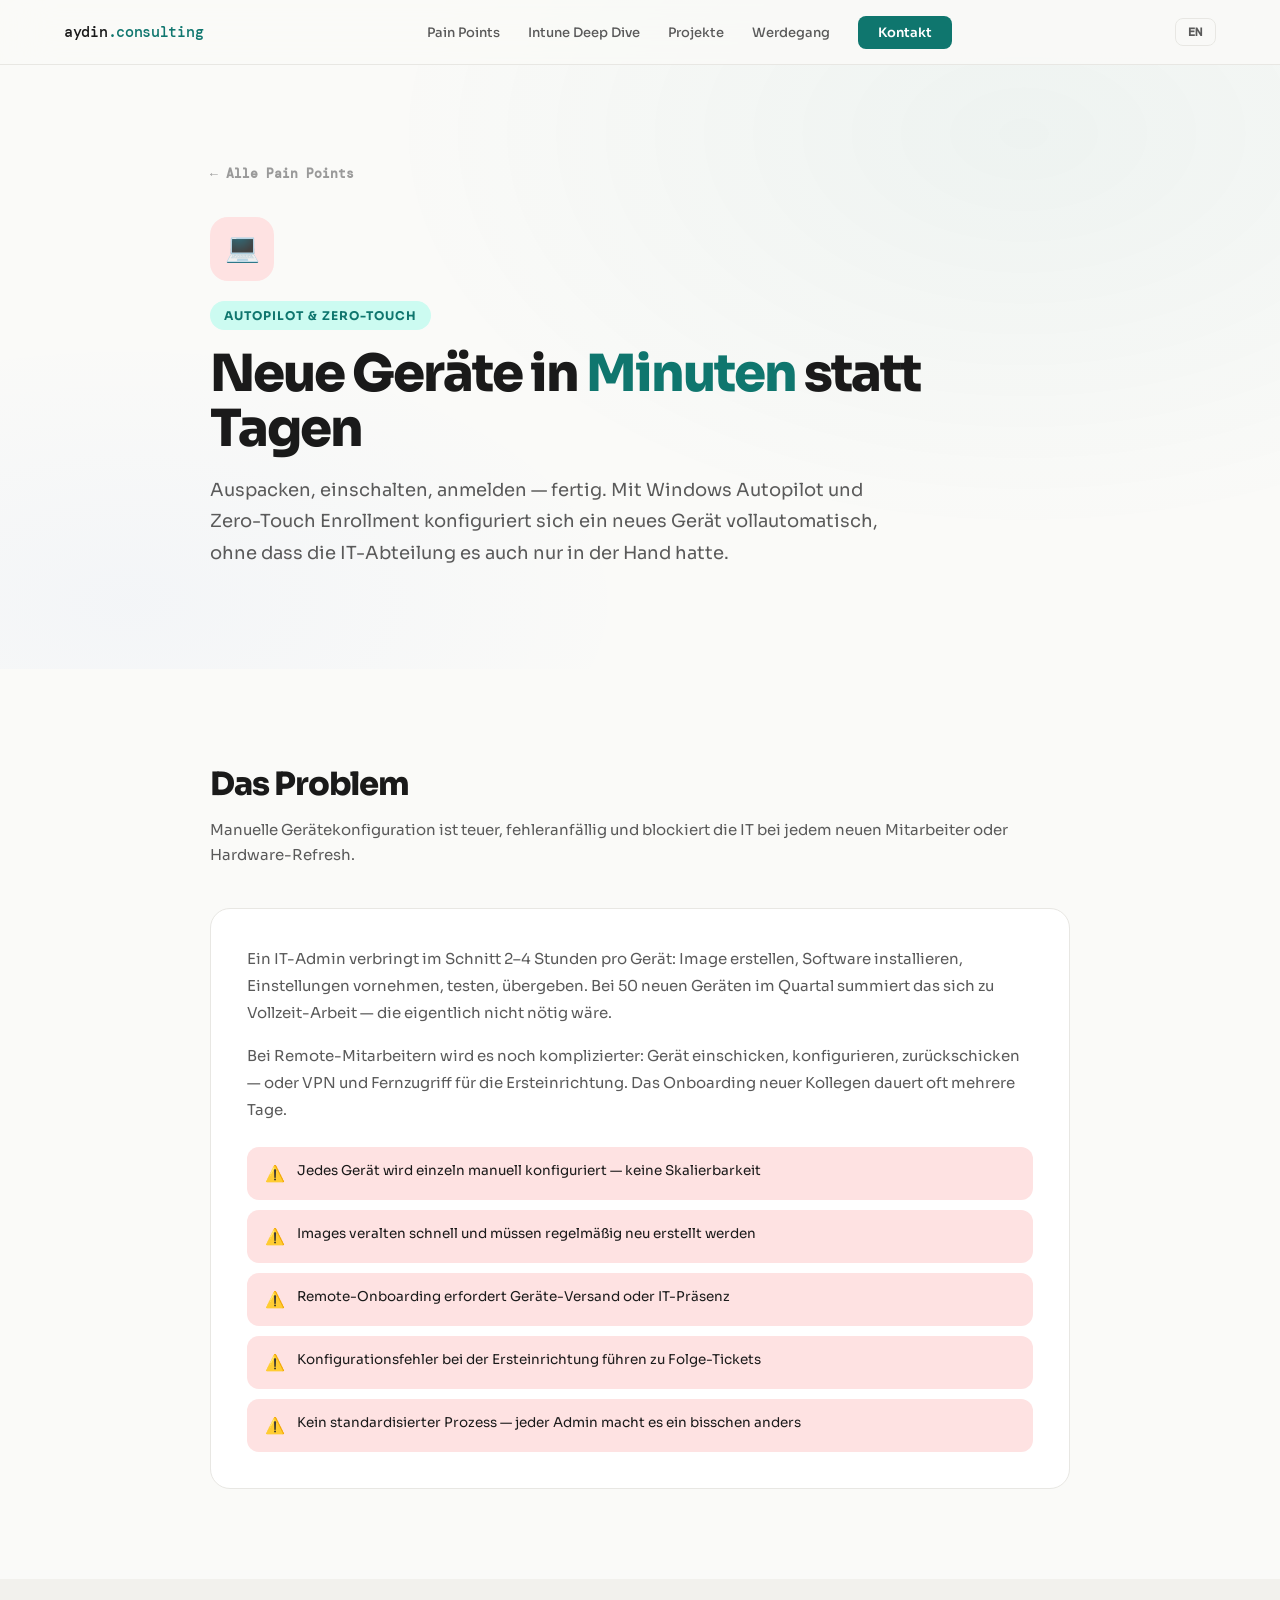
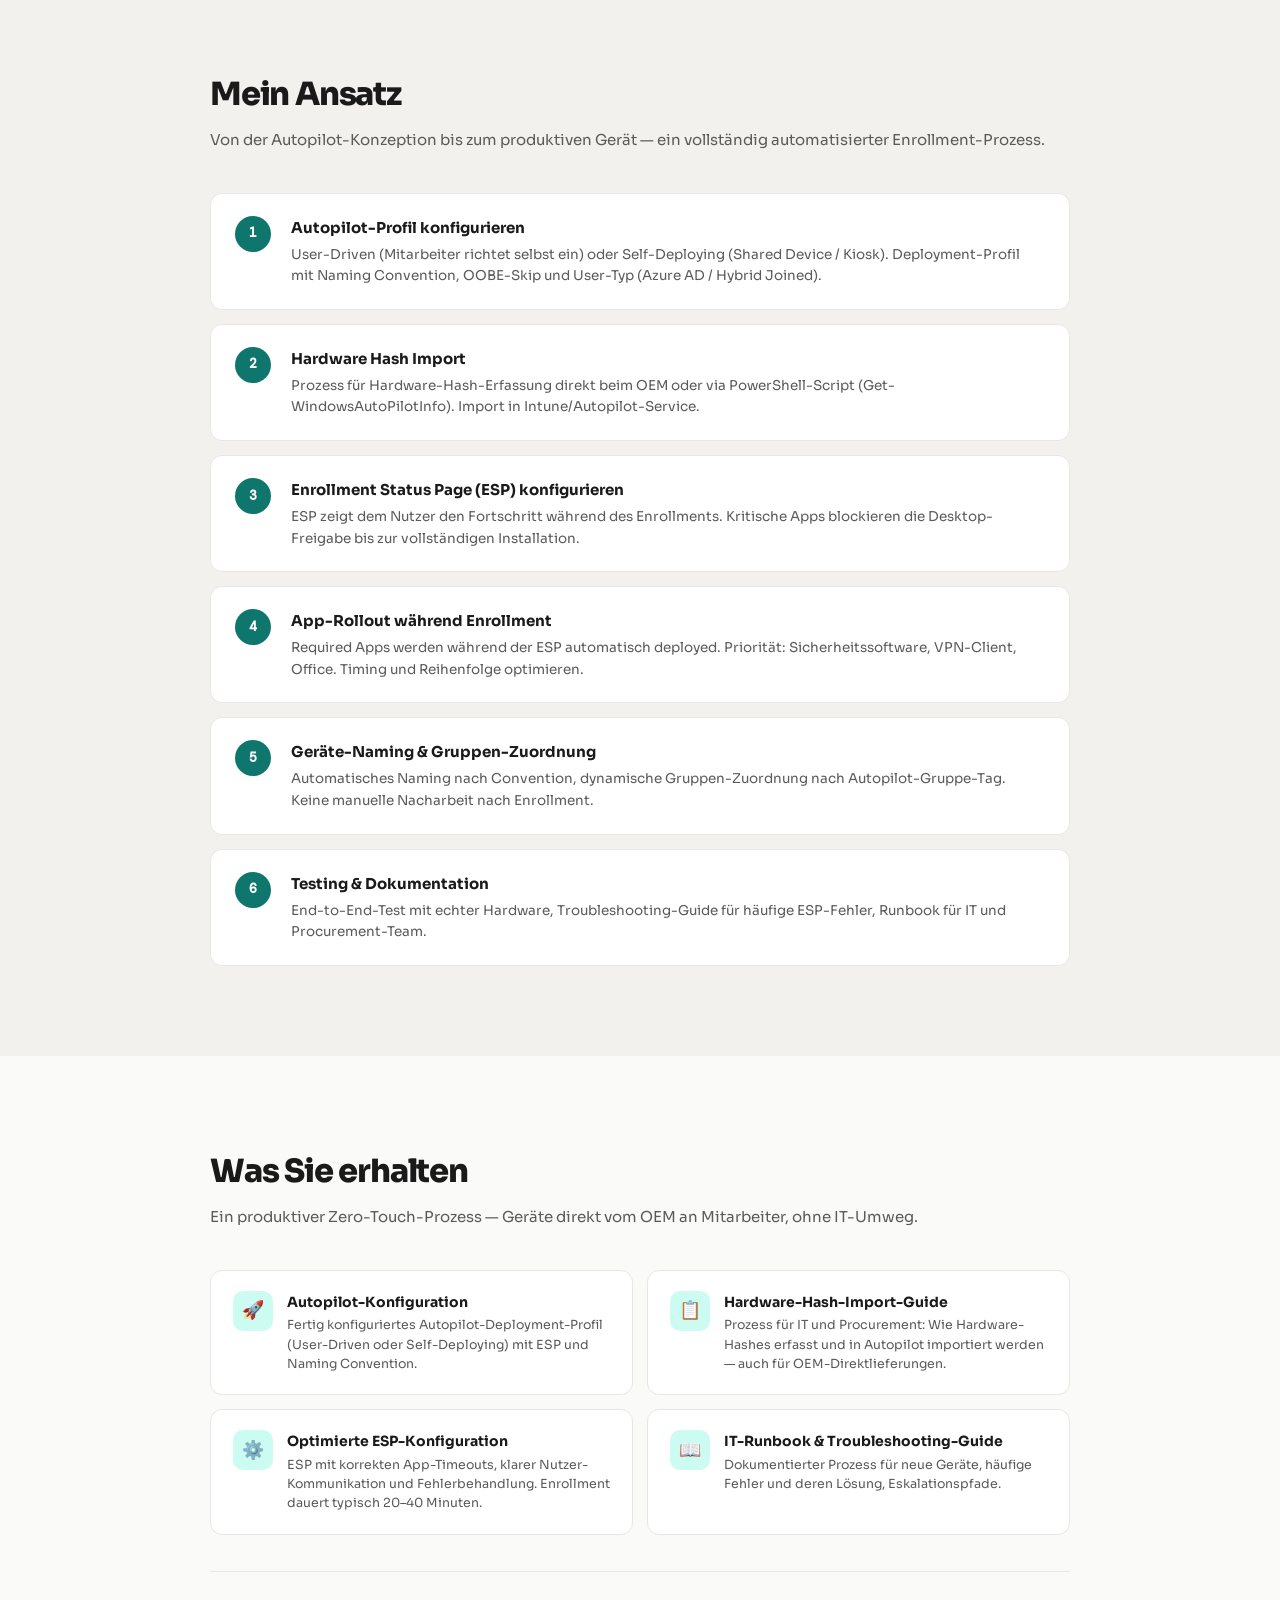
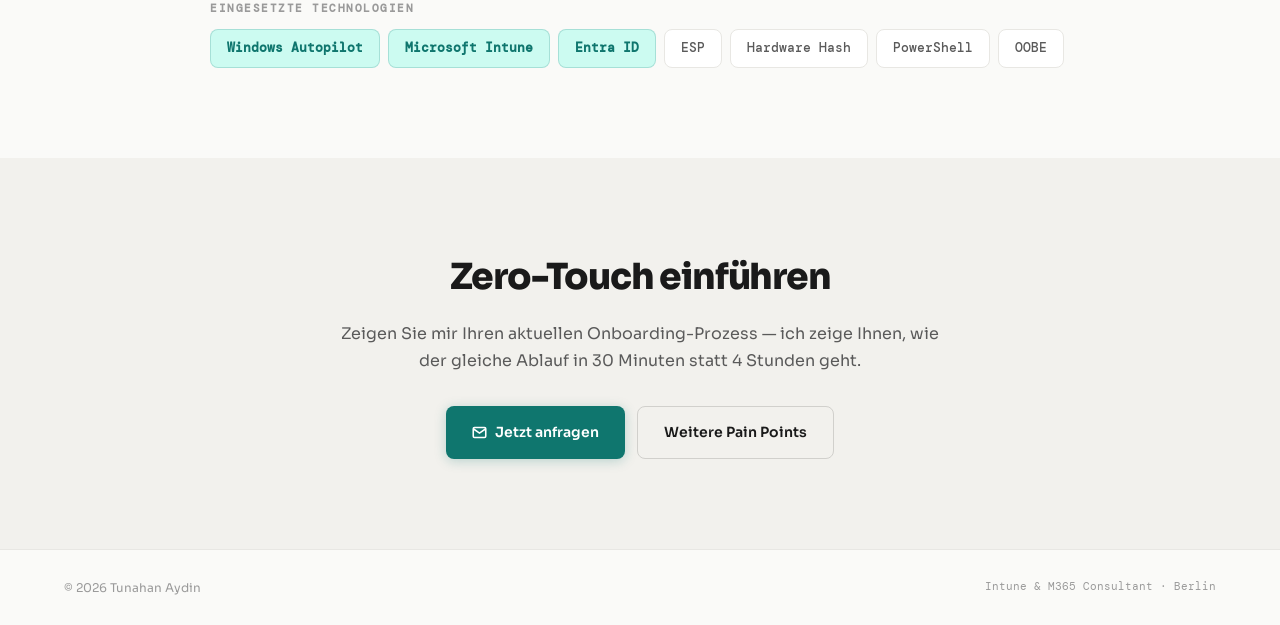
<file: pain-onboarding.html>
<!DOCTYPE html>
<html lang="de">
<head>
  <meta charset="UTF-8">
  <meta name="viewport" content="width=device-width, initial-scale=1.0">
  <title>Autopilot &amp; Zero-Touch Onboarding — aydin.consulting</title>
  <meta name="description" content="Windows Autopilot und Zero-Touch Device Enrollment mit Microsoft Intune. Neue Geräte in Minuten statt Tagen einsatzbereit. Tunahan Aydin, Intune Consultant Berlin.">
  <script>(function(){var l=localStorage.getItem('lang')||'de';document.documentElement.lang=l;document.documentElement.dataset.lang=l;})();</script>
  <link rel="preconnect" href="https://fonts.googleapis.com">
  <link rel="preconnect" href="https://fonts.gstatic.com" crossorigin>
  <link href="https://fonts.googleapis.com/css2?family=Sora:wght@300;400;500;600;700;800&family=DM+Mono:wght@400;500&display=swap" rel="stylesheet">
  <link rel="stylesheet" href="styles.css">
</head>
<body>

<nav aria-label="Hauptnavigation">
  <a href="index.html" class="nl" aria-label="aydin.consulting">aydin<span>.consulting</span></a>
  <ul class="nk" id="nav-menu" role="list">
    <li><a href="index.html#pain">Pain Points</a></li>
    <li><a href="index.html#intune">Intune Deep Dive</a></li>
    <li><a href="index.html#projects" data-de="Projekte" data-en="Projects">Projekte</a></li>
    <li><a href="index.html#exp" data-de="Werdegang" data-en="Experience">Werdegang</a></li>
    <li><a href="index.html#contact" class="nc" data-de="Kontakt" data-en="Contact">Kontakt</a></li>
  </ul>
  <button class="lang-toggle" id="lang-toggle" aria-label="Switch to English">EN</button>
  <button class="nav-toggle" id="nav-toggle" aria-controls="nav-menu" aria-expanded="false" aria-label="Menü öffnen">
    <svg width="22" height="22" viewBox="0 0 24 24" fill="none" stroke="currentColor" stroke-width="2" stroke-linecap="round" aria-hidden="true"><line x1="3" y1="6" x2="21" y2="6"/><line x1="3" y1="12" x2="21" y2="12"/><line x1="3" y1="18" x2="21" y2="18"/></svg>
  </button>
</nav>

<main>
  <div class="detail-hero">
    <div class="detail-hero-bg" aria-hidden="true"></div>
    <div class="detail-hero-inner">
      <a href="index.html#pain" class="back-link" data-de="← Alle Pain Points" data-en="← All Pain Points">← Alle Pain Points</a>
      <div class="detail-icon-wrap" style="background:var(--red-light)" aria-hidden="true">💻</div>
      <div class="detail-badge" data-de="Autopilot & Zero-Touch" data-en="Autopilot & Zero-Touch">Autopilot &amp; Zero-Touch</div>
      <h1 data-de-html="Neue Geräte in <span class='acc'>Minuten</span> statt Tagen" data-en-html="New Devices Ready in <span class='acc'>Minutes</span>, Not Days">Neue Geräte in <span class="acc">Minuten</span> statt Tagen</h1>
      <p class="lead" data-de="Auspacken, einschalten, anmelden — fertig. Mit Windows Autopilot und Zero-Touch Enrollment konfiguriert sich ein neues Gerät vollautomatisch, ohne dass die IT-Abteilung es auch nur in der Hand hatte." data-en="Unbox, power on, sign in — done. With Windows Autopilot and zero-touch enrollment, a new device configures itself fully automatically, without IT ever having to touch it.">Auspacken, einschalten, anmelden — fertig. Mit Windows Autopilot und Zero-Touch Enrollment konfiguriert sich ein neues Gerät vollautomatisch, ohne dass die IT-Abteilung es auch nur in der Hand hatte.</p>
    </div>
  </div>

  <section class="detail-section">
    <div class="detail-section-inner">
      <h2 data-de="Das Problem" data-en="The Problem">Das Problem</h2>
      <p class="section-intro" data-de="Manuelle Gerätekonfiguration ist teuer, fehleranfällig und blockiert die IT bei jedem neuen Mitarbeiter oder Hardware-Refresh." data-en="Manual device configuration is expensive, error-prone and blocks IT with every new hire or hardware refresh.">Manuelle Gerätekonfiguration ist teuer, fehleranfällig und blockiert die IT bei jedem neuen Mitarbeiter oder Hardware-Refresh.</p>
      <div class="problem-block">
        <p data-de="Ein IT-Admin verbringt im Schnitt 2–4 Stunden pro Gerät: Image erstellen, Software installieren, Einstellungen vornehmen, testen, übergeben. Bei 50 neuen Geräten im Quartal summiert das sich zu Vollzeit-Arbeit — die eigentlich nicht nötig wäre." data-en="An IT admin spends an average of 2–4 hours per device: creating images, installing software, configuring settings, testing, handing over. With 50 new devices per quarter, that adds up to full-time work — that wouldn't be necessary.">Ein IT-Admin verbringt im Schnitt 2–4 Stunden pro Gerät: Image erstellen, Software installieren, Einstellungen vornehmen, testen, übergeben. Bei 50 neuen Geräten im Quartal summiert das sich zu Vollzeit-Arbeit — die eigentlich nicht nötig wäre.</p>
        <p data-de="Bei Remote-Mitarbeitern wird es noch komplizierter: Gerät einschicken, konfigurieren, zurückschicken — oder VPN und Fernzugriff für die Ersteinrichtung. Das Onboarding neuer Kollegen dauert oft mehrere Tage." data-en="For remote workers it gets even more complicated: ship the device, configure it, ship it back — or set up VPN and remote access for initial configuration. Onboarding new colleagues often takes several days.">Bei Remote-Mitarbeitern wird es noch komplizierter: Gerät einschicken, konfigurieren, zurückschicken — oder VPN und Fernzugriff für die Ersteinrichtung. Das Onboarding neuer Kollegen dauert oft mehrere Tage.</p>
        <div class="problem-symptoms">
          <div class="symptom"><span class="symptom-icon">⚠️</span><span data-de="Jedes Gerät wird einzeln manuell konfiguriert — keine Skalierbarkeit" data-en="Every device configured individually by hand — no scalability">Jedes Gerät wird einzeln manuell konfiguriert — keine Skalierbarkeit</span></div>
          <div class="symptom"><span class="symptom-icon">⚠️</span><span data-de="Images veralten schnell und müssen regelmäßig neu erstellt werden" data-en="Images go stale quickly and must be recreated regularly">Images veralten schnell und müssen regelmäßig neu erstellt werden</span></div>
          <div class="symptom"><span class="symptom-icon">⚠️</span><span data-de="Remote-Onboarding erfordert Geräte-Versand oder IT-Präsenz" data-en="Remote onboarding requires device shipping or IT presence">Remote-Onboarding erfordert Geräte-Versand oder IT-Präsenz</span></div>
          <div class="symptom"><span class="symptom-icon">⚠️</span><span data-de="Konfigurationsfehler bei der Ersteinrichtung führen zu Folge-Tickets" data-en="Configuration errors during initial setup lead to follow-up tickets">Konfigurationsfehler bei der Ersteinrichtung führen zu Folge-Tickets</span></div>
          <div class="symptom"><span class="symptom-icon">⚠️</span><span data-de="Kein standardisierter Prozess — jeder Admin macht es ein bisschen anders" data-en="No standardised process — every admin does it slightly differently">Kein standardisierter Prozess — jeder Admin macht es ein bisschen anders</span></div>
        </div>
      </div>
    </div>
  </section>

  <section class="detail-section alt">
    <div class="detail-section-inner">
      <h2 data-de="Mein Ansatz" data-en="My Approach">Mein Ansatz</h2>
      <p class="section-intro" data-de="Von der Autopilot-Konzeption bis zum produktiven Gerät — ein vollständig automatisierter Enrollment-Prozess." data-en="From Autopilot design to productive device — a fully automated enrollment process.">Von der Autopilot-Konzeption bis zum produktiven Gerät — ein vollständig automatisierter Enrollment-Prozess.</p>
      <div class="steps-grid">
        <div class="step"><div class="step-num">1</div><div class="step-body"><h4 data-de="Autopilot-Profil konfigurieren" data-en="Configure Autopilot Profile">Autopilot-Profil konfigurieren</h4><p data-de="User-Driven (Mitarbeiter richtet selbst ein) oder Self-Deploying (Shared Device / Kiosk). Deployment-Profil mit Naming Convention, OOBE-Skip und User-Typ (Azure AD / Hybrid Joined)." data-en="User-driven (employee sets up themselves) or self-deploying (shared device / kiosk). Deployment profile with naming convention, OOBE skip and user type (Azure AD / Hybrid Joined).">User-Driven (Mitarbeiter richtet selbst ein) oder Self-Deploying (Shared Device / Kiosk). Deployment-Profil mit Naming Convention, OOBE-Skip und User-Typ (Azure AD / Hybrid Joined).</p></div></div>
        <div class="step"><div class="step-num">2</div><div class="step-body"><h4 data-de="Hardware Hash Import" data-en="Hardware Hash Import">Hardware Hash Import</h4><p data-de="Prozess für Hardware-Hash-Erfassung direkt beim OEM oder via PowerShell-Script (Get-WindowsAutoPilotInfo). Import in Intune/Autopilot-Service." data-en="Process for capturing hardware hashes directly from the OEM or via PowerShell script (Get-WindowsAutoPilotInfo). Import into Intune/Autopilot service.">Prozess für Hardware-Hash-Erfassung direkt beim OEM oder via PowerShell-Script (Get-WindowsAutoPilotInfo). Import in Intune/Autopilot-Service.</p></div></div>
        <div class="step"><div class="step-num">3</div><div class="step-body"><h4 data-de="Enrollment Status Page (ESP) konfigurieren" data-en="Configure Enrollment Status Page (ESP)">Enrollment Status Page (ESP) konfigurieren</h4><p data-de="ESP zeigt dem Nutzer den Fortschritt während des Enrollments. Kritische Apps blockieren die Desktop-Freigabe bis zur vollständigen Installation." data-en="The ESP shows the user progress during enrollment. Critical apps block desktop release until fully installed.">ESP zeigt dem Nutzer den Fortschritt während des Enrollments. Kritische Apps blockieren die Desktop-Freigabe bis zur vollständigen Installation.</p></div></div>
        <div class="step"><div class="step-num">4</div><div class="step-body"><h4 data-de="App-Rollout während Enrollment" data-en="App Rollout during Enrollment">App-Rollout während Enrollment</h4><p data-de="Required Apps werden während der ESP automatisch deployed. Priorität: Sicherheitssoftware, VPN-Client, Office. Timing und Reihenfolge optimieren." data-en="Required apps are automatically deployed during the ESP. Priority: security software, VPN client, Office. Optimise timing and order.">Required Apps werden während der ESP automatisch deployed. Priorität: Sicherheitssoftware, VPN-Client, Office. Timing und Reihenfolge optimieren.</p></div></div>
        <div class="step"><div class="step-num">5</div><div class="step-body"><h4 data-de="Geräte-Naming & Gruppen-Zuordnung" data-en="Device Naming & Group Assignment">Geräte-Naming &amp; Gruppen-Zuordnung</h4><p data-de="Automatisches Naming nach Convention, dynamische Gruppen-Zuordnung nach Autopilot-Gruppe-Tag. Keine manuelle Nacharbeit nach Enrollment." data-en="Automatic naming by convention, dynamic group assignment by Autopilot group tag. No manual follow-up after enrollment.">Automatisches Naming nach Convention, dynamische Gruppen-Zuordnung nach Autopilot-Gruppe-Tag. Keine manuelle Nacharbeit nach Enrollment.</p></div></div>
        <div class="step"><div class="step-num">6</div><div class="step-body"><h4 data-de="Testing & Dokumentation" data-en="Testing & Documentation">Testing &amp; Dokumentation</h4><p data-de="End-to-End-Test mit echter Hardware, Troubleshooting-Guide für häufige ESP-Fehler, Runbook für IT und Procurement-Team." data-en="End-to-end test with real hardware, troubleshooting guide for common ESP errors, runbook for IT and procurement team.">End-to-End-Test mit echter Hardware, Troubleshooting-Guide für häufige ESP-Fehler, Runbook für IT und Procurement-Team.</p></div></div>
      </div>
    </div>
  </section>

  <section class="detail-section">
    <div class="detail-section-inner">
      <h2 data-de="Was Sie erhalten" data-en="What You Get">Was Sie erhalten</h2>
      <p class="section-intro" data-de="Ein produktiver Zero-Touch-Prozess — Geräte direkt vom OEM an Mitarbeiter, ohne IT-Umweg." data-en="A productive zero-touch process — devices shipped directly from the OEM to employees, no IT detour.">Ein produktiver Zero-Touch-Prozess — Geräte direkt vom OEM an Mitarbeiter, ohne IT-Umweg.</p>
      <div class="deliverables-grid">
        <div class="deliverable"><div class="deliverable-icon" aria-hidden="true">🚀</div><div><h4 data-de="Autopilot-Konfiguration" data-en="Autopilot Configuration">Autopilot-Konfiguration</h4><p data-de="Fertig konfiguriertes Autopilot-Deployment-Profil (User-Driven oder Self-Deploying) mit ESP und Naming Convention." data-en="Fully configured Autopilot deployment profile (user-driven or self-deploying) with ESP and naming convention.">Fertig konfiguriertes Autopilot-Deployment-Profil (User-Driven oder Self-Deploying) mit ESP und Naming Convention.</p></div></div>
        <div class="deliverable"><div class="deliverable-icon" aria-hidden="true">📋</div><div><h4 data-de="Hardware-Hash-Import-Guide" data-en="Hardware Hash Import Guide">Hardware-Hash-Import-Guide</h4><p data-de="Prozess für IT und Procurement: Wie Hardware-Hashes erfasst und in Autopilot importiert werden — auch für OEM-Direktlieferungen." data-en="Process for IT and procurement: how hardware hashes are captured and imported into Autopilot — including OEM direct deliveries.">Prozess für IT und Procurement: Wie Hardware-Hashes erfasst und in Autopilot importiert werden — auch für OEM-Direktlieferungen.</p></div></div>
        <div class="deliverable"><div class="deliverable-icon" aria-hidden="true">⚙️</div><div><h4 data-de="Optimierte ESP-Konfiguration" data-en="Optimised ESP Configuration">Optimierte ESP-Konfiguration</h4><p data-de="ESP mit korrekten App-Timeouts, klarer Nutzer-Kommunikation und Fehlerbehandlung. Enrollment dauert typisch 20–40 Minuten." data-en="ESP with correct app timeouts, clear user communication and error handling. Enrollment typically takes 20–40 minutes.">ESP mit korrekten App-Timeouts, klarer Nutzer-Kommunikation und Fehlerbehandlung. Enrollment dauert typisch 20–40 Minuten.</p></div></div>
        <div class="deliverable"><div class="deliverable-icon" aria-hidden="true">📖</div><div><h4 data-de="IT-Runbook & Troubleshooting-Guide" data-en="IT Runbook & Troubleshooting Guide">IT-Runbook &amp; Troubleshooting-Guide</h4><p data-de="Dokumentierter Prozess für neue Geräte, häufige Fehler und deren Lösung, Eskalationspfade." data-en="Documented process for new devices, common errors and their solutions, escalation paths.">Dokumentierter Prozess für neue Geräte, häufige Fehler und deren Lösung, Eskalationspfade.</p></div></div>
      </div>
      <div class="detail-tech">
        <div class="detail-tech-label" data-de="Eingesetzte Technologien" data-en="Technologies used">Eingesetzte Technologien</div>
        <div class="tg"><span class="tt c">Windows Autopilot</span><span class="tt c">Microsoft Intune</span><span class="tt c">Entra ID</span><span class="tt">ESP</span><span class="tt">Hardware Hash</span><span class="tt">PowerShell</span><span class="tt">OOBE</span></div>
      </div>
    </div>
  </section>

  <section class="detail-cta">
    <div class="detail-cta-inner">
      <h2 data-de="Zero-Touch einführen" data-en="Implement Zero-Touch">Zero-Touch einführen</h2>
      <p data-de="Zeigen Sie mir Ihren aktuellen Onboarding-Prozess — ich zeige Ihnen, wie der gleiche Ablauf in 30 Minuten statt 4 Stunden geht." data-en="Show me your current onboarding process — I'll show you how the same flow takes 30 minutes instead of 4 hours.">Zeigen Sie mir Ihren aktuellen Onboarding-Prozess — ich zeige Ihnen, wie der gleiche Ablauf in 30 Minuten statt 4 Stunden geht.</p>
      <div class="detail-cta-btns">
        <a href="mailto:hello@aydin.consulting" class="btn bp">
          <svg width="15" height="15" viewBox="0 0 24 24" fill="none" stroke="currentColor" stroke-width="2.5" aria-hidden="true"><path d="M4 4h16c1.1 0 2 .9 2 2v12c0 1.1-.9 2-2 2H4c-1.1 0-2-.9-2-2V6c0-1.1.9-2 2-2z"/><polyline points="22,6 12,13 2,6"/></svg>
          <span data-de="Jetzt anfragen" data-en="Get in touch">Jetzt anfragen</span>
        </a>
        <a href="index.html#pain" class="btn bo" data-de="Weitere Pain Points" data-en="More Pain Points">Weitere Pain Points</a>
      </div>
    </div>
  </section>
</main>

<footer>
  <span>© 2026 Tunahan Aydin</span>
  <span style="font-family:var(--fm);font-size:11px">Intune &amp; M365 Consultant · Berlin</span>
</footer>
<script src="main.js" defer></script>
</body>
</html>
</file>
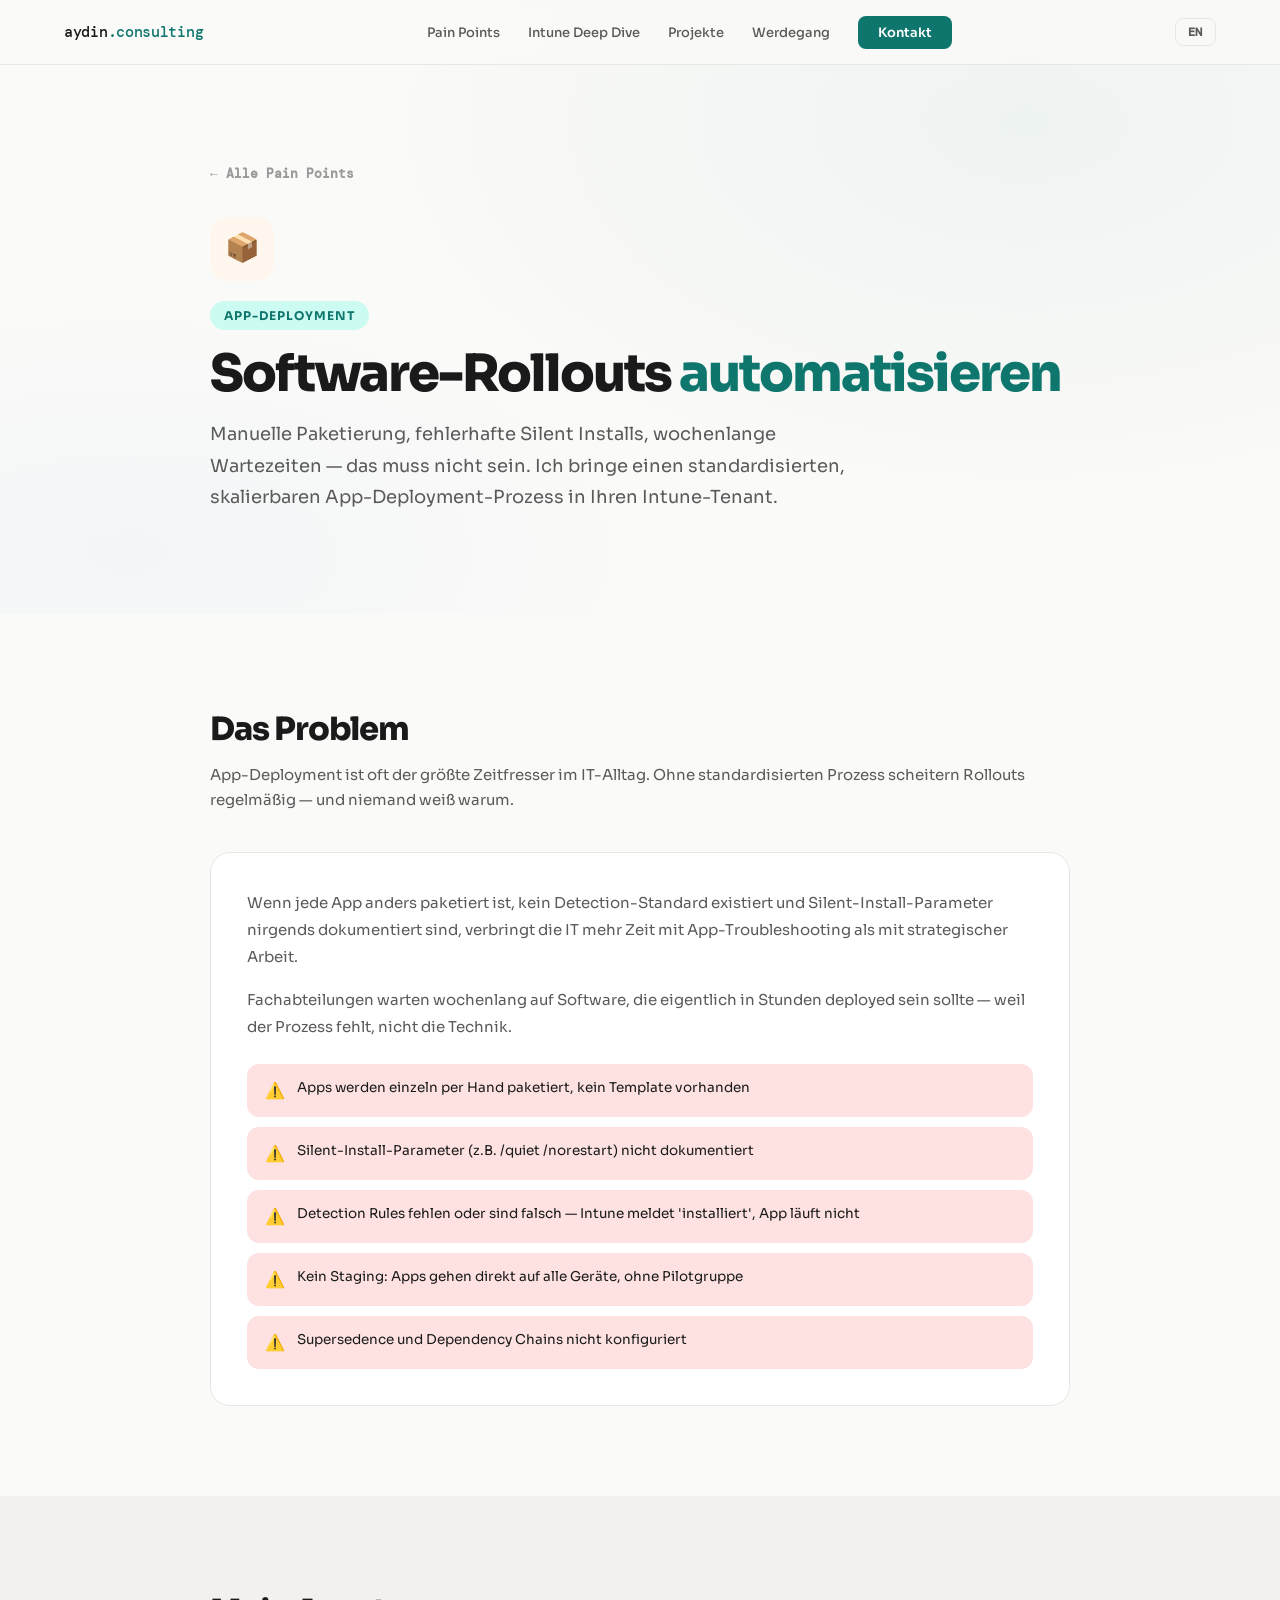
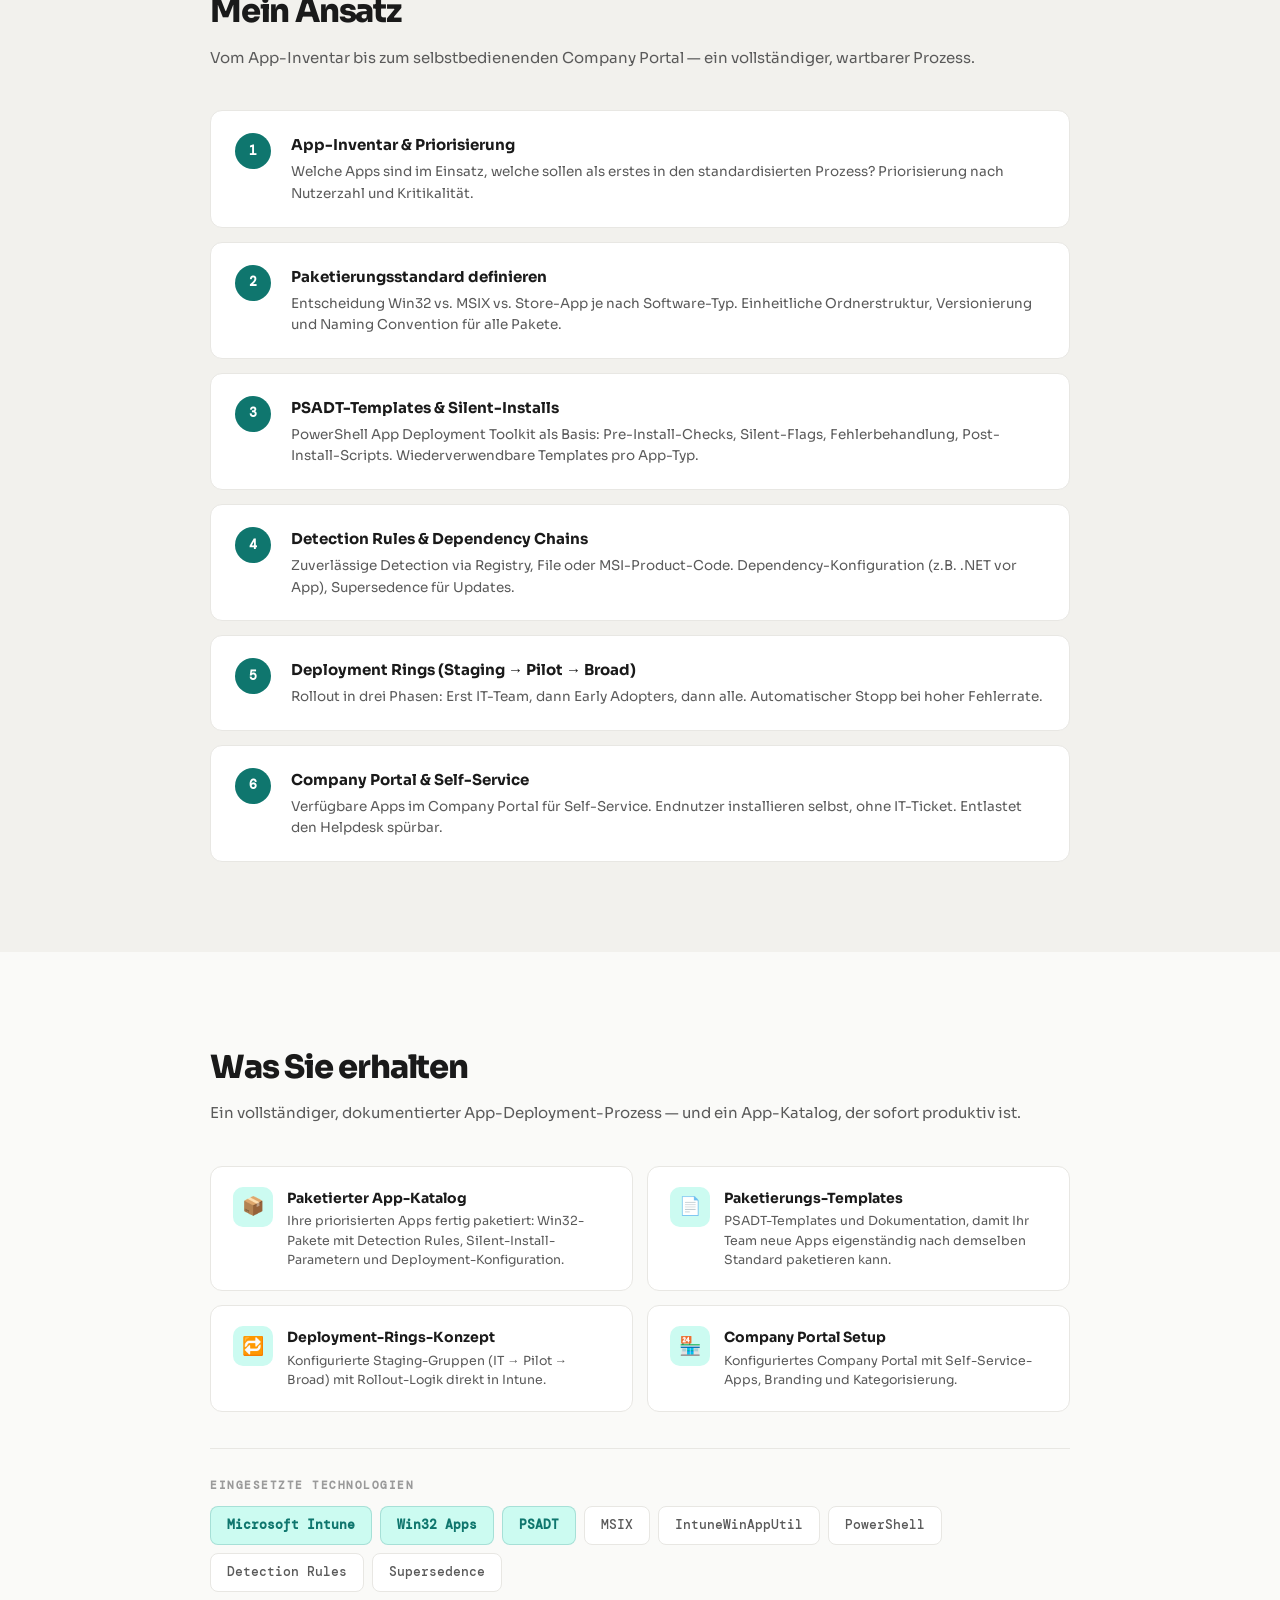
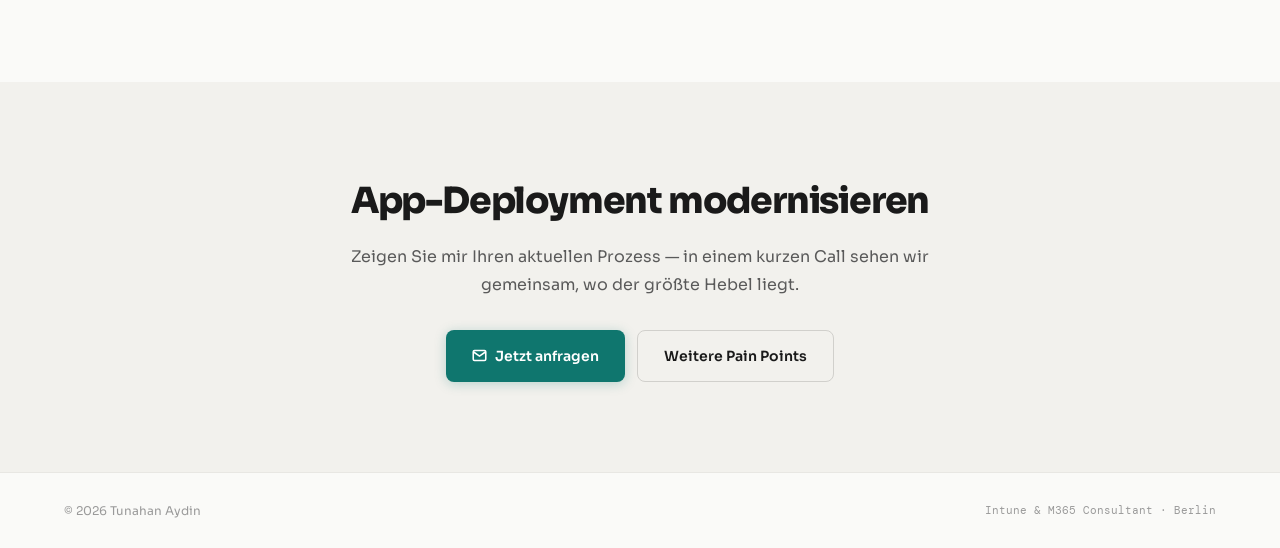
<file: pain-rollouts.html>
<!DOCTYPE html>
<html lang="de">
<head>
  <meta charset="UTF-8">
  <meta name="viewport" content="width=device-width, initial-scale=1.0">
  <title>App-Paketierung &amp; Deployment — aydin.consulting</title>
  <meta name="description" content="Automatisierte App-Paketierung mit Win32, PSADT, MSIX. Standardisierte Rollout-Pipelines über Microsoft Intune. Tunahan Aydin, Intune Consultant Berlin.">
  <script>(function(){var l=localStorage.getItem('lang')||'de';document.documentElement.lang=l;document.documentElement.dataset.lang=l;})();</script>
  <link rel="preconnect" href="https://fonts.googleapis.com">
  <link rel="preconnect" href="https://fonts.gstatic.com" crossorigin>
  <link href="https://fonts.googleapis.com/css2?family=Sora:wght@300;400;500;600;700;800&family=DM+Mono:wght@400;500&display=swap" rel="stylesheet">
  <link rel="stylesheet" href="styles.css">
</head>
<body>

<nav aria-label="Hauptnavigation">
  <a href="index.html" class="nl" aria-label="aydin.consulting">aydin<span>.consulting</span></a>
  <ul class="nk" id="nav-menu" role="list">
    <li><a href="index.html#pain">Pain Points</a></li>
    <li><a href="index.html#intune">Intune Deep Dive</a></li>
    <li><a href="index.html#projects" data-de="Projekte" data-en="Projects">Projekte</a></li>
    <li><a href="index.html#exp" data-de="Werdegang" data-en="Experience">Werdegang</a></li>
    <li><a href="index.html#contact" class="nc" data-de="Kontakt" data-en="Contact">Kontakt</a></li>
  </ul>
  <button class="lang-toggle" id="lang-toggle" aria-label="Switch to English">EN</button>
  <button class="nav-toggle" id="nav-toggle" aria-controls="nav-menu" aria-expanded="false" aria-label="Menü öffnen">
    <svg width="22" height="22" viewBox="0 0 24 24" fill="none" stroke="currentColor" stroke-width="2" stroke-linecap="round" aria-hidden="true"><line x1="3" y1="6" x2="21" y2="6"/><line x1="3" y1="12" x2="21" y2="12"/><line x1="3" y1="18" x2="21" y2="18"/></svg>
  </button>
</nav>

<main>
  <div class="detail-hero">
    <div class="detail-hero-bg" aria-hidden="true"></div>
    <div class="detail-hero-inner">
      <a href="index.html#pain" class="back-link" data-de="← Alle Pain Points" data-en="← All Pain Points">← Alle Pain Points</a>
      <div class="detail-icon-wrap" style="background:var(--orange-light)" aria-hidden="true">📦</div>
      <div class="detail-badge" data-de="App-Deployment" data-en="App Deployment">App-Deployment</div>
      <h1 data-de-html="Software-Rollouts <span class='acc'>automatisieren</span>" data-en-html="<span class='acc'>Automate</span> Software Rollouts">Software-Rollouts <span class="acc">automatisieren</span></h1>
      <p class="lead" data-de="Manuelle Paketierung, fehlerhafte Silent Installs, wochenlange Wartezeiten — das muss nicht sein. Ich bringe einen standardisierten, skalierbaren App-Deployment-Prozess in Ihren Intune-Tenant." data-en="Manual packaging, broken silent installs, weeks of waiting — it doesn't have to be this way. I'll bring a standardised, scalable app deployment process to your Intune tenant.">Manuelle Paketierung, fehlerhafte Silent Installs, wochenlange Wartezeiten — das muss nicht sein. Ich bringe einen standardisierten, skalierbaren App-Deployment-Prozess in Ihren Intune-Tenant.</p>
    </div>
  </div>

  <section class="detail-section">
    <div class="detail-section-inner">
      <h2 data-de="Das Problem" data-en="The Problem">Das Problem</h2>
      <p class="section-intro" data-de="App-Deployment ist oft der größte Zeitfresser im IT-Alltag. Ohne standardisierten Prozess scheitern Rollouts regelmäßig — und niemand weiß warum." data-en="App deployment is often the biggest time sink in IT day-to-day. Without a standardised process, rollouts fail regularly — and nobody knows why.">App-Deployment ist oft der größte Zeitfresser im IT-Alltag. Ohne standardisierten Prozess scheitern Rollouts regelmäßig — und niemand weiß warum.</p>
      <div class="problem-block">
        <p data-de="Wenn jede App anders paketiert ist, kein Detection-Standard existiert und Silent-Install-Parameter nirgends dokumentiert sind, verbringt die IT mehr Zeit mit App-Troubleshooting als mit strategischer Arbeit." data-en="When every app is packaged differently, no detection standard exists and silent install parameters are documented nowhere, IT spends more time troubleshooting apps than doing strategic work.">Wenn jede App anders paketiert ist, kein Detection-Standard existiert und Silent-Install-Parameter nirgends dokumentiert sind, verbringt die IT mehr Zeit mit App-Troubleshooting als mit strategischer Arbeit.</p>
        <p data-de="Fachabteilungen warten wochenlang auf Software, die eigentlich in Stunden deployed sein sollte — weil der Prozess fehlt, nicht die Technik." data-en="Departments wait weeks for software that should be deployed in hours — because the process is missing, not the technology.">Fachabteilungen warten wochenlang auf Software, die eigentlich in Stunden deployed sein sollte — weil der Prozess fehlt, nicht die Technik.</p>
        <div class="problem-symptoms">
          <div class="symptom"><span class="symptom-icon">⚠️</span><span data-de="Apps werden einzeln per Hand paketiert, kein Template vorhanden" data-en="Apps packaged individually by hand, no template available">Apps werden einzeln per Hand paketiert, kein Template vorhanden</span></div>
          <div class="symptom"><span class="symptom-icon">⚠️</span><span data-de="Silent-Install-Parameter (z.B. /quiet /norestart) nicht dokumentiert" data-en="Silent install parameters (e.g. /quiet /norestart) not documented">Silent-Install-Parameter (z.B. /quiet /norestart) nicht dokumentiert</span></div>
          <div class="symptom"><span class="symptom-icon">⚠️</span><span data-de="Detection Rules fehlen oder sind falsch — Intune meldet 'installiert', App läuft nicht" data-en="Detection rules missing or wrong — Intune reports 'installed', app doesn't run">Detection Rules fehlen oder sind falsch — Intune meldet „installiert", App läuft nicht</span></div>
          <div class="symptom"><span class="symptom-icon">⚠️</span><span data-de="Kein Staging: Apps gehen direkt auf alle Geräte, ohne Pilotgruppe" data-en="No staging: apps go directly to all devices without a pilot group">Kein Staging: Apps gehen direkt auf alle Geräte, ohne Pilotgruppe</span></div>
          <div class="symptom"><span class="symptom-icon">⚠️</span><span data-de="Supersedence und Dependency Chains nicht konfiguriert" data-en="Supersedence and dependency chains not configured">Supersedence und Dependency Chains nicht konfiguriert</span></div>
        </div>
      </div>
    </div>
  </section>

  <section class="detail-section alt">
    <div class="detail-section-inner">
      <h2 data-de="Mein Ansatz" data-en="My Approach">Mein Ansatz</h2>
      <p class="section-intro" data-de="Vom App-Inventar bis zum selbstbedienenden Company Portal — ein vollständiger, wartbarer Prozess." data-en="From app inventory to self-service Company Portal — a complete, maintainable process.">Vom App-Inventar bis zum selbstbedienenden Company Portal — ein vollständiger, wartbarer Prozess.</p>
      <div class="steps-grid">
        <div class="step"><div class="step-num">1</div><div class="step-body"><h4 data-de="App-Inventar & Priorisierung" data-en="App Inventory & Prioritisation">App-Inventar &amp; Priorisierung</h4><p data-de="Welche Apps sind im Einsatz, welche sollen als erstes in den standardisierten Prozess? Priorisierung nach Nutzerzahl und Kritikalität." data-en="Which apps are in use, which should enter the standardised process first? Prioritisation by user count and criticality.">Welche Apps sind im Einsatz, welche sollen als erstes in den standardisierten Prozess? Priorisierung nach Nutzerzahl und Kritikalität.</p></div></div>
        <div class="step"><div class="step-num">2</div><div class="step-body"><h4 data-de="Paketierungsstandard definieren" data-en="Define Packaging Standard">Paketierungsstandard definieren</h4><p data-de="Entscheidung Win32 vs. MSIX vs. Store-App je nach Software-Typ. Einheitliche Ordnerstruktur, Versionierung und Naming Convention für alle Pakete." data-en="Decision: Win32 vs. MSIX vs. Store app by software type. Consistent folder structure, versioning and naming convention for all packages.">Entscheidung Win32 vs. MSIX vs. Store-App je nach Software-Typ. Einheitliche Ordnerstruktur, Versionierung und Naming Convention für alle Pakete.</p></div></div>
        <div class="step"><div class="step-num">3</div><div class="step-body"><h4 data-de="PSADT-Templates & Silent-Installs" data-en="PSADT Templates & Silent Installs">PSADT-Templates &amp; Silent-Installs</h4><p data-de="PowerShell App Deployment Toolkit als Basis: Pre-Install-Checks, Silent-Flags, Fehlerbehandlung, Post-Install-Scripts. Wiederverwendbare Templates pro App-Typ." data-en="PowerShell App Deployment Toolkit as foundation: pre-install checks, silent flags, error handling, post-install scripts. Reusable templates per app type.">PowerShell App Deployment Toolkit als Basis: Pre-Install-Checks, Silent-Flags, Fehlerbehandlung, Post-Install-Scripts. Wiederverwendbare Templates pro App-Typ.</p></div></div>
        <div class="step"><div class="step-num">4</div><div class="step-body"><h4 data-de="Detection Rules & Dependency Chains" data-en="Detection Rules & Dependency Chains">Detection Rules &amp; Dependency Chains</h4><p data-de="Zuverlässige Detection via Registry, File oder MSI-Product-Code. Dependency-Konfiguration (z.B. .NET vor App), Supersedence für Updates." data-en="Reliable detection via registry, file or MSI product code. Dependency configuration (e.g. .NET before app), supersedence for updates.">Zuverlässige Detection via Registry, File oder MSI-Product-Code. Dependency-Konfiguration (z.B. .NET vor App), Supersedence für Updates.</p></div></div>
        <div class="step"><div class="step-num">5</div><div class="step-body"><h4 data-de="Deployment Rings (Staging → Pilot → Broad)" data-en="Deployment Rings (Staging → Pilot → Broad)">Deployment Rings (Staging → Pilot → Broad)</h4><p data-de="Rollout in drei Phasen: Erst IT-Team, dann Early Adopters, dann alle. Automatischer Stopp bei hoher Fehlerrate." data-en="Rollout in three phases: IT team first, then early adopters, then everyone. Automatic stop at high error rate.">Rollout in drei Phasen: Erst IT-Team, dann Early Adopters, dann alle. Automatischer Stopp bei hoher Fehlerrate.</p></div></div>
        <div class="step"><div class="step-num">6</div><div class="step-body"><h4 data-de="Company Portal & Self-Service" data-en="Company Portal & Self-Service">Company Portal &amp; Self-Service</h4><p data-de="Verfügbare Apps im Company Portal für Self-Service. Endnutzer installieren selbst, ohne IT-Ticket. Entlastet den Helpdesk spürbar." data-en="Available apps in the Company Portal for self-service. End users install themselves, no IT ticket needed. Noticeably relieves the helpdesk.">Verfügbare Apps im Company Portal für Self-Service. Endnutzer installieren selbst, ohne IT-Ticket. Entlastet den Helpdesk spürbar.</p></div></div>
      </div>
    </div>
  </section>

  <section class="detail-section">
    <div class="detail-section-inner">
      <h2 data-de="Was Sie erhalten" data-en="What You Get">Was Sie erhalten</h2>
      <p class="section-intro" data-de="Ein vollständiger, dokumentierter App-Deployment-Prozess — und ein App-Katalog, der sofort produktiv ist." data-en="A complete, documented app deployment process — and an app catalogue that is immediately productive.">Ein vollständiger, dokumentierter App-Deployment-Prozess — und ein App-Katalog, der sofort produktiv ist.</p>
      <div class="deliverables-grid">
        <div class="deliverable"><div class="deliverable-icon" aria-hidden="true">📦</div><div><h4 data-de="Paketierter App-Katalog" data-en="Packaged App Catalogue">Paketierter App-Katalog</h4><p data-de="Ihre priorisierten Apps fertig paketiert: Win32-Pakete mit Detection Rules, Silent-Install-Parametern und Deployment-Konfiguration." data-en="Your prioritised apps fully packaged: Win32 packages with detection rules, silent install parameters and deployment configuration.">Ihre priorisierten Apps fertig paketiert: Win32-Pakete mit Detection Rules, Silent-Install-Parametern und Deployment-Konfiguration.</p></div></div>
        <div class="deliverable"><div class="deliverable-icon" aria-hidden="true">📄</div><div><h4 data-de="Paketierungs-Templates" data-en="Packaging Templates">Paketierungs-Templates</h4><p data-de="PSADT-Templates und Dokumentation, damit Ihr Team neue Apps eigenständig nach demselben Standard paketieren kann." data-en="PSADT templates and documentation so your team can package new apps independently to the same standard.">PSADT-Templates und Dokumentation, damit Ihr Team neue Apps eigenständig nach demselben Standard paketieren kann.</p></div></div>
        <div class="deliverable"><div class="deliverable-icon" aria-hidden="true">🔁</div><div><h4 data-de="Deployment-Rings-Konzept" data-en="Deployment Rings Concept">Deployment-Rings-Konzept</h4><p data-de="Konfigurierte Staging-Gruppen (IT → Pilot → Broad) mit Rollout-Logik direkt in Intune." data-en="Configured staging groups (IT → Pilot → Broad) with rollout logic directly in Intune.">Konfigurierte Staging-Gruppen (IT → Pilot → Broad) mit Rollout-Logik direkt in Intune.</p></div></div>
        <div class="deliverable"><div class="deliverable-icon" aria-hidden="true">🏪</div><div><h4 data-de="Company Portal Setup" data-en="Company Portal Setup">Company Portal Setup</h4><p data-de="Konfiguriertes Company Portal mit Self-Service-Apps, Branding und Kategorisierung." data-en="Configured Company Portal with self-service apps, branding and categorisation.">Konfiguriertes Company Portal mit Self-Service-Apps, Branding und Kategorisierung.</p></div></div>
      </div>
      <div class="detail-tech">
        <div class="detail-tech-label" data-de="Eingesetzte Technologien" data-en="Technologies used">Eingesetzte Technologien</div>
        <div class="tg"><span class="tt c">Microsoft Intune</span><span class="tt c">Win32 Apps</span><span class="tt c">PSADT</span><span class="tt">MSIX</span><span class="tt">IntuneWinAppUtil</span><span class="tt">PowerShell</span><span class="tt">Detection Rules</span><span class="tt">Supersedence</span></div>
      </div>
    </div>
  </section>

  <section class="detail-cta">
    <div class="detail-cta-inner">
      <h2 data-de="App-Deployment modernisieren" data-en="Modernise App Deployment">App-Deployment modernisieren</h2>
      <p data-de="Zeigen Sie mir Ihren aktuellen Prozess — in einem kurzen Call sehen wir gemeinsam, wo der größte Hebel liegt." data-en="Show me your current process — in a short call we'll identify together where the biggest lever is.">Zeigen Sie mir Ihren aktuellen Prozess — in einem kurzen Call sehen wir gemeinsam, wo der größte Hebel liegt.</p>
      <div class="detail-cta-btns">
        <a href="mailto:hello@aydin.consulting" class="btn bp">
          <svg width="15" height="15" viewBox="0 0 24 24" fill="none" stroke="currentColor" stroke-width="2.5" aria-hidden="true"><path d="M4 4h16c1.1 0 2 .9 2 2v12c0 1.1-.9 2-2 2H4c-1.1 0-2-.9-2-2V6c0-1.1.9-2 2-2z"/><polyline points="22,6 12,13 2,6"/></svg>
          <span data-de="Jetzt anfragen" data-en="Get in touch">Jetzt anfragen</span>
        </a>
        <a href="index.html#pain" class="btn bo" data-de="Weitere Pain Points" data-en="More Pain Points">Weitere Pain Points</a>
      </div>
    </div>
  </section>
</main>

<footer>
  <span>© 2026 Tunahan Aydin</span>
  <span style="font-family:var(--fm);font-size:11px">Intune &amp; M365 Consultant · Berlin</span>
</footer>
<script src="main.js" defer></script>
</body>
</html>
</file>
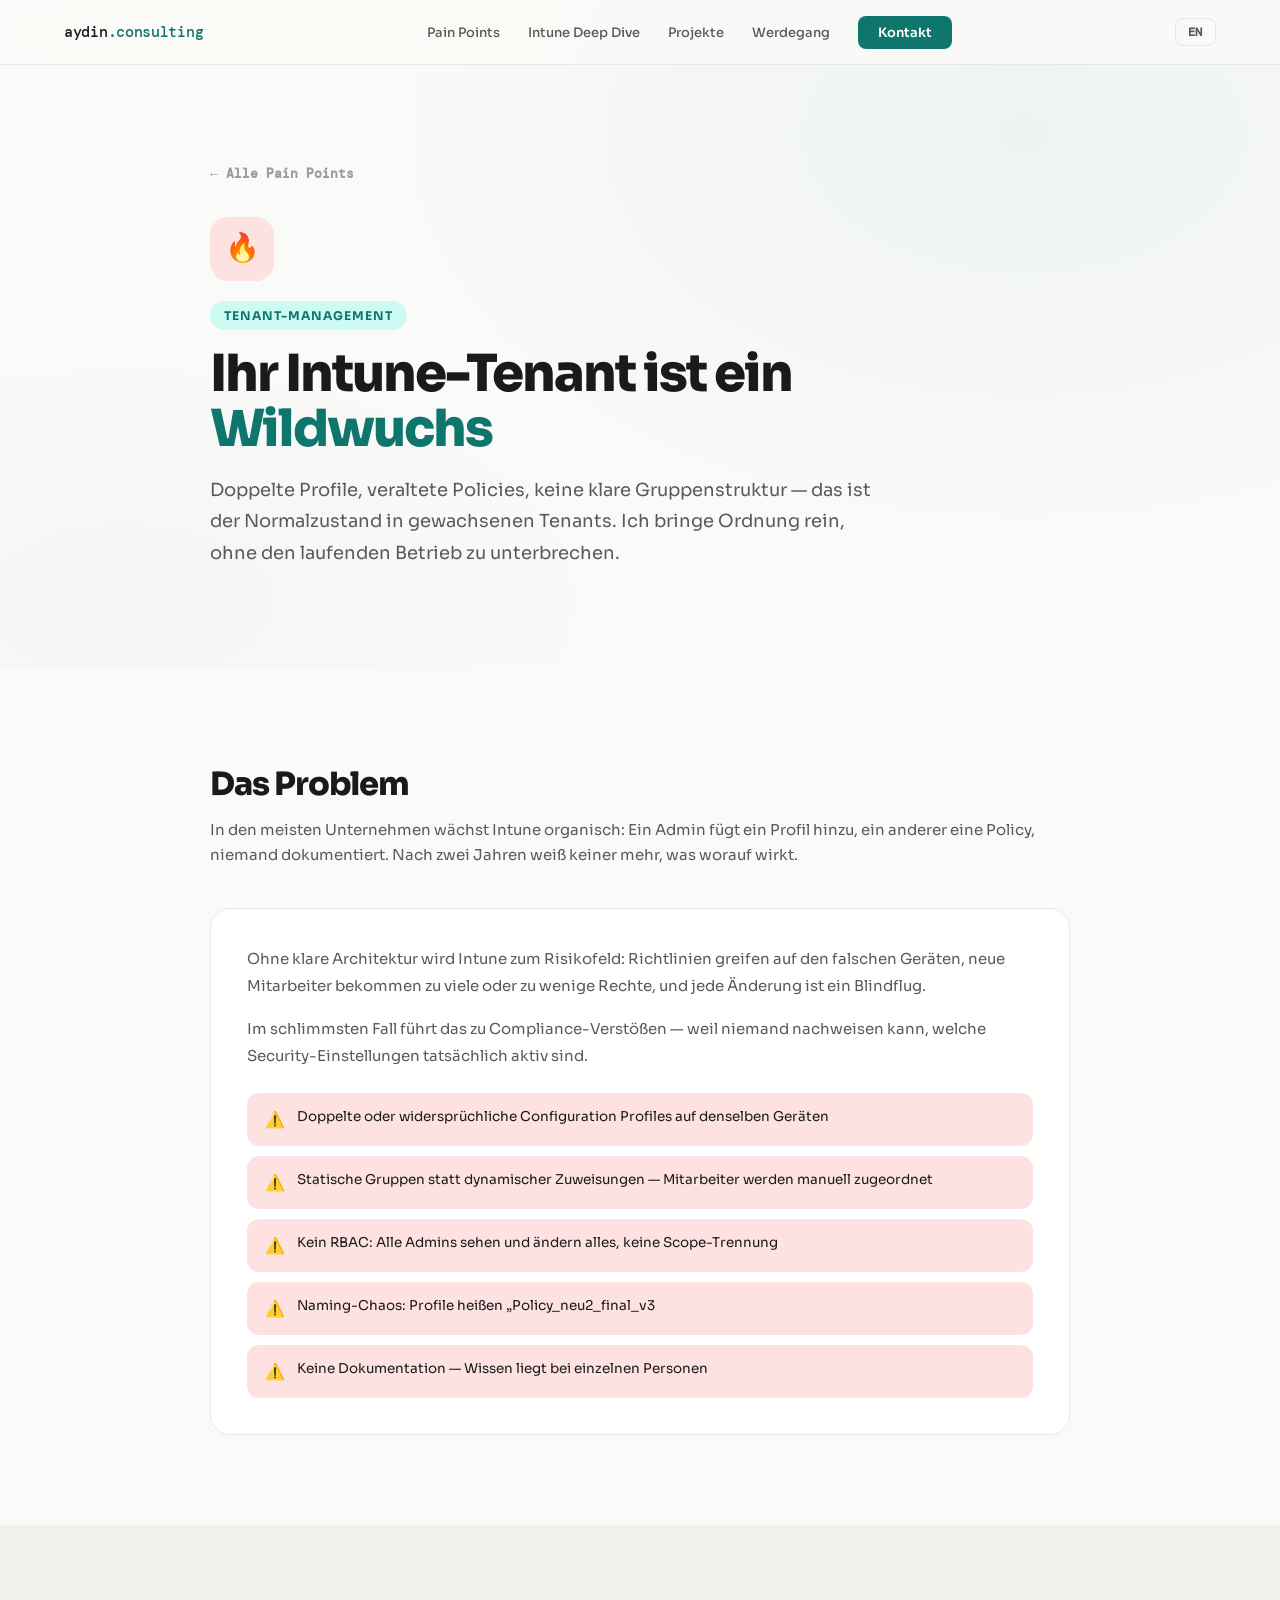
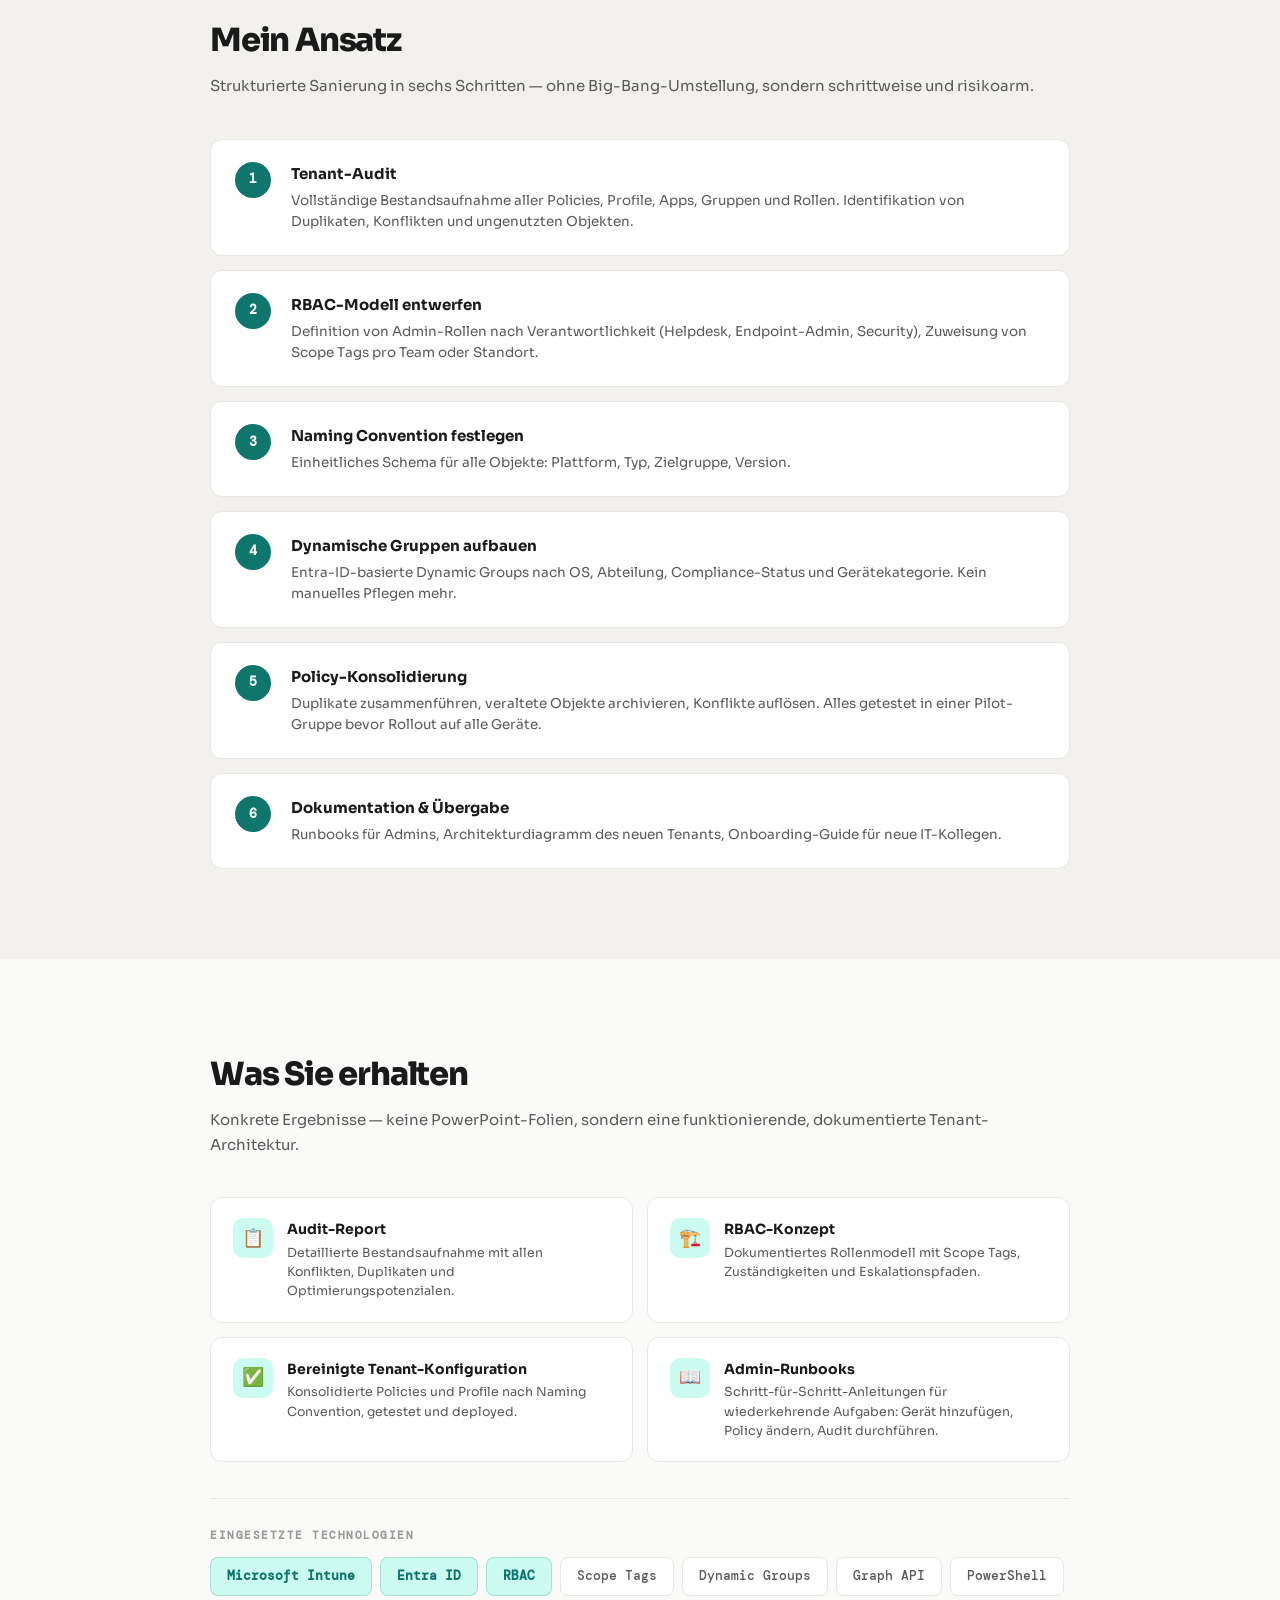
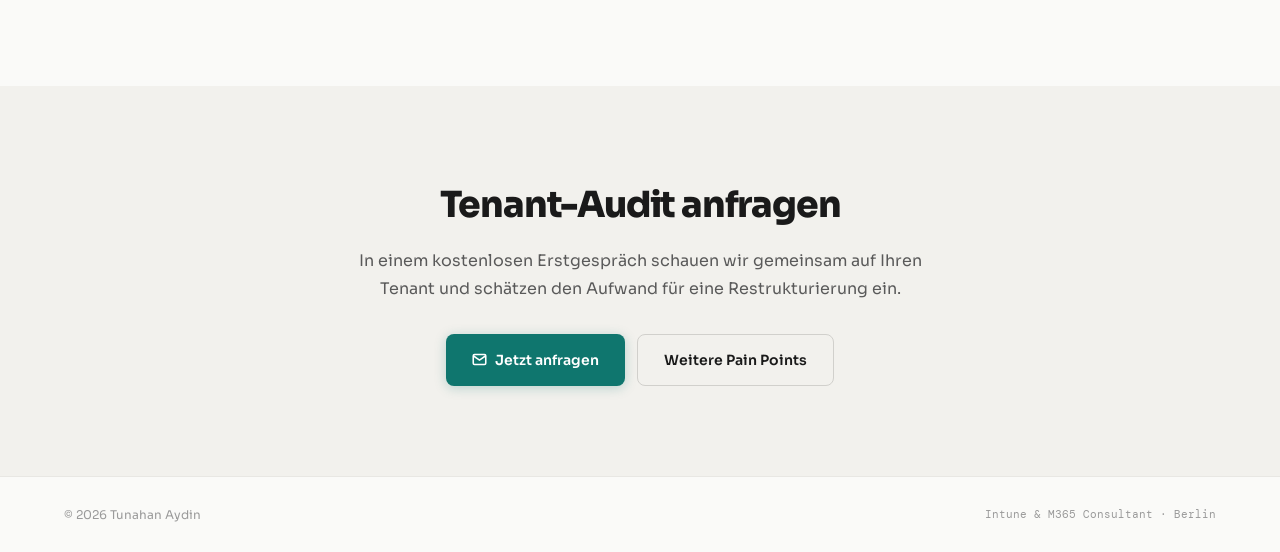
<file: pain-wildwuchs.html>
<!DOCTYPE html>
<html lang="de">
<head>
  <meta charset="UTF-8">
  <meta name="viewport" content="width=device-width, initial-scale=1.0">
  <title>Intune Tenant Restrukturierung — aydin.consulting</title>
  <meta name="description" content="Wildgewachsene Intune-Tenants sauber strukturieren: RBAC, Scope Tags, dynamische Gruppen, Naming Conventions. Tunahan Aydin, Microsoft Intune Consultant Berlin.">
  <script>(function(){var l=localStorage.getItem('lang')||'de';document.documentElement.lang=l;document.documentElement.dataset.lang=l;})();</script>
  <link rel="preconnect" href="https://fonts.googleapis.com">
  <link rel="preconnect" href="https://fonts.gstatic.com" crossorigin>
  <link href="https://fonts.googleapis.com/css2?family=Sora:wght@300;400;500;600;700;800&family=DM+Mono:wght@400;500&display=swap" rel="stylesheet">
  <link rel="stylesheet" href="styles.css">
</head>
<body>

<nav aria-label="Hauptnavigation">
  <a href="index.html" class="nl" aria-label="aydin.consulting">aydin<span>.consulting</span></a>
  <ul class="nk" id="nav-menu" role="list">
    <li><a href="index.html#pain">Pain Points</a></li>
    <li><a href="index.html#intune">Intune Deep Dive</a></li>
    <li><a href="index.html#projects" data-de="Projekte" data-en="Projects">Projekte</a></li>
    <li><a href="index.html#exp" data-de="Werdegang" data-en="Experience">Werdegang</a></li>
    <li><a href="index.html#contact" class="nc" data-de="Kontakt" data-en="Contact">Kontakt</a></li>
  </ul>
  <button class="lang-toggle" id="lang-toggle" aria-label="Switch to English">EN</button>
  <button class="nav-toggle" id="nav-toggle" aria-controls="nav-menu" aria-expanded="false" aria-label="Menü öffnen">
    <svg width="22" height="22" viewBox="0 0 24 24" fill="none" stroke="currentColor" stroke-width="2" stroke-linecap="round" aria-hidden="true"><line x1="3" y1="6" x2="21" y2="6"/><line x1="3" y1="12" x2="21" y2="12"/><line x1="3" y1="18" x2="21" y2="18"/></svg>
  </button>
</nav>

<main>
  <div class="detail-hero">
    <div class="detail-hero-bg" aria-hidden="true"></div>
    <div class="detail-hero-inner">
      <a href="index.html#pain" class="back-link" data-de="← Alle Pain Points" data-en="← All Pain Points">← Alle Pain Points</a>
      <div class="detail-icon-wrap" style="background:var(--red-light)" aria-hidden="true">🔥</div>
      <div class="detail-badge" data-de="Tenant-Management" data-en="Tenant Management">Tenant-Management</div>
      <h1 data-de-html="Ihr Intune-Tenant ist ein <span class='acc'>Wildwuchs</span>" data-en-html="Your Intune Tenant is a <span class='acc'>Complete Mess</span>">Ihr Intune-Tenant ist ein <span class="acc">Wildwuchs</span></h1>
      <p class="lead" data-de="Doppelte Profile, veraltete Policies, keine klare Gruppenstruktur — das ist der Normalzustand in gewachsenen Tenants. Ich bringe Ordnung rein, ohne den laufenden Betrieb zu unterbrechen." data-en="Duplicate profiles, outdated policies, no clear group structure — the normal state of an organically grown tenant. I bring order without interrupting day-to-day operations.">Doppelte Profile, veraltete Policies, keine klare Gruppenstruktur — das ist der Normalzustand in gewachsenen Tenants. Ich bringe Ordnung rein, ohne den laufenden Betrieb zu unterbrechen.</p>
    </div>
  </div>

  <section class="detail-section">
    <div class="detail-section-inner">
      <h2 data-de="Das Problem" data-en="The Problem">Das Problem</h2>
      <p class="section-intro" data-de="In den meisten Unternehmen wächst Intune organisch: Ein Admin fügt ein Profil hinzu, ein anderer eine Policy, niemand dokumentiert. Nach zwei Jahren weiß keiner mehr, was worauf wirkt." data-en="In most organisations, Intune grows organically: one admin adds a profile, another adds a policy, nobody documents. After two years, nobody knows what applies to what.">In den meisten Unternehmen wächst Intune organisch: Ein Admin fügt ein Profil hinzu, ein anderer eine Policy, niemand dokumentiert. Nach zwei Jahren weiß keiner mehr, was worauf wirkt.</p>
      <div class="problem-block">
        <p data-de="Ohne klare Architektur wird Intune zum Risikofeld: Richtlinien greifen auf den falschen Geräten, neue Mitarbeiter bekommen zu viele oder zu wenige Rechte, und jede Änderung ist ein Blindflug." data-en="Without a clear architecture, Intune becomes a risk area: policies apply to the wrong devices, new employees get too many or too few rights, and every change is a shot in the dark.">Ohne klare Architektur wird Intune zum Risikofeld: Richtlinien greifen auf den falschen Geräten, neue Mitarbeiter bekommen zu viele oder zu wenige Rechte, und jede Änderung ist ein Blindflug.</p>
        <p data-de="Im schlimmsten Fall führt das zu Compliance-Verstößen — weil niemand nachweisen kann, welche Security-Einstellungen tatsächlich aktiv sind." data-en="In the worst case, this leads to compliance violations — because nobody can prove which security settings are actually active.">Im schlimmsten Fall führt das zu Compliance-Verstößen — weil niemand nachweisen kann, welche Security-Einstellungen tatsächlich aktiv sind.</p>
        <div class="problem-symptoms">
          <div class="symptom"><span class="symptom-icon">⚠️</span><span data-de="Doppelte oder widersprüchliche Configuration Profiles auf denselben Geräten" data-en="Duplicate or conflicting configuration profiles on the same devices">Doppelte oder widersprüchliche Configuration Profiles auf denselben Geräten</span></div>
          <div class="symptom"><span class="symptom-icon">⚠️</span><span data-de="Statische Gruppen statt dynamischer Zuweisungen — Mitarbeiter werden manuell zugeordnet" data-en="Static groups instead of dynamic assignments — employees assigned manually">Statische Gruppen statt dynamischer Zuweisungen — Mitarbeiter werden manuell zugeordnet</span></div>
          <div class="symptom"><span class="symptom-icon">⚠️</span><span data-de="Kein RBAC: Alle Admins sehen und ändern alles, keine Scope-Trennung" data-en="No RBAC: all admins can see and change everything, no scope separation">Kein RBAC: Alle Admins sehen und ändern alles, keine Scope-Trennung</span></div>
          <div class="symptom"><span class="symptom-icon">⚠️</span><span data-de="Naming-Chaos: Profile heißen „Policy_neu2_final_v3"" data-en="Naming chaos: profiles called 'Policy_new2_final_v3'">Naming-Chaos: Profile heißen „Policy_neu2_final_v3"</span></div>
          <div class="symptom"><span class="symptom-icon">⚠️</span><span data-de="Keine Dokumentation — Wissen liegt bei einzelnen Personen" data-en="No documentation — knowledge sits with individuals">Keine Dokumentation — Wissen liegt bei einzelnen Personen</span></div>
        </div>
      </div>
    </div>
  </section>

  <section class="detail-section alt">
    <div class="detail-section-inner">
      <h2 data-de="Mein Ansatz" data-en="My Approach">Mein Ansatz</h2>
      <p class="section-intro" data-de="Strukturierte Sanierung in sechs Schritten — ohne Big-Bang-Umstellung, sondern schrittweise und risikoarm." data-en="Structured remediation in six steps — no big-bang migration, but incremental and low-risk.">Strukturierte Sanierung in sechs Schritten — ohne Big-Bang-Umstellung, sondern schrittweise und risikoarm.</p>
      <div class="steps-grid">
        <div class="step"><div class="step-num">1</div><div class="step-body"><h4 data-de="Tenant-Audit" data-en="Tenant Audit">Tenant-Audit</h4><p data-de="Vollständige Bestandsaufnahme aller Policies, Profile, Apps, Gruppen und Rollen. Identifikation von Duplikaten, Konflikten und ungenutzten Objekten." data-en="Full inventory of all policies, profiles, apps, groups and roles. Identification of duplicates, conflicts and unused objects.">Vollständige Bestandsaufnahme aller Policies, Profile, Apps, Gruppen und Rollen. Identifikation von Duplikaten, Konflikten und ungenutzten Objekten.</p></div></div>
        <div class="step"><div class="step-num">2</div><div class="step-body"><h4 data-de="RBAC-Modell entwerfen" data-en="Design the RBAC Model">RBAC-Modell entwerfen</h4><p data-de="Definition von Admin-Rollen nach Verantwortlichkeit (Helpdesk, Endpoint-Admin, Security), Zuweisung von Scope Tags pro Team oder Standort." data-en="Definition of admin roles by responsibility (helpdesk, endpoint admin, security), assignment of scope tags per team or location.">Definition von Admin-Rollen nach Verantwortlichkeit (Helpdesk, Endpoint-Admin, Security), Zuweisung von Scope Tags pro Team oder Standort.</p></div></div>
        <div class="step"><div class="step-num">3</div><div class="step-body"><h4 data-de="Naming Convention festlegen" data-en="Establish Naming Convention">Naming Convention festlegen</h4><p data-de="Einheitliches Schema für alle Objekte: Plattform, Typ, Zielgruppe, Version." data-en="Consistent schema for all objects: platform, type, target group, version.">Einheitliches Schema für alle Objekte: Plattform, Typ, Zielgruppe, Version. <span style="font-family:var(--fm);font-size:12px;color:var(--accent)">WIN-CFG-Security-Baseline-v1</span></p></div></div>
        <div class="step"><div class="step-num">4</div><div class="step-body"><h4 data-de="Dynamische Gruppen aufbauen" data-en="Build Dynamic Groups">Dynamische Gruppen aufbauen</h4><p data-de="Entra-ID-basierte Dynamic Groups nach OS, Abteilung, Compliance-Status und Gerätekategorie. Kein manuelles Pflegen mehr." data-en="Entra ID-based dynamic groups by OS, department, compliance status and device category. No more manual maintenance.">Entra-ID-basierte Dynamic Groups nach OS, Abteilung, Compliance-Status und Gerätekategorie. Kein manuelles Pflegen mehr.</p></div></div>
        <div class="step"><div class="step-num">5</div><div class="step-body"><h4 data-de="Policy-Konsolidierung" data-en="Policy Consolidation">Policy-Konsolidierung</h4><p data-de="Duplikate zusammenführen, veraltete Objekte archivieren, Konflikte auflösen. Alles getestet in einer Pilot-Gruppe bevor Rollout auf alle Geräte." data-en="Merge duplicates, archive outdated objects, resolve conflicts. Everything tested in a pilot group before rolling out to all devices.">Duplikate zusammenführen, veraltete Objekte archivieren, Konflikte auflösen. Alles getestet in einer Pilot-Gruppe bevor Rollout auf alle Geräte.</p></div></div>
        <div class="step"><div class="step-num">6</div><div class="step-body"><h4 data-de="Dokumentation & Übergabe" data-en="Documentation & Handover">Dokumentation &amp; Übergabe</h4><p data-de="Runbooks für Admins, Architekturdiagramm des neuen Tenants, Onboarding-Guide für neue IT-Kollegen." data-en="Admin runbooks, architectural diagram of the new tenant, onboarding guide for new IT team members.">Runbooks für Admins, Architekturdiagramm des neuen Tenants, Onboarding-Guide für neue IT-Kollegen.</p></div></div>
      </div>
    </div>
  </section>

  <section class="detail-section">
    <div class="detail-section-inner">
      <h2 data-de="Was Sie erhalten" data-en="What You Get">Was Sie erhalten</h2>
      <p class="section-intro" data-de="Konkrete Ergebnisse — keine PowerPoint-Folien, sondern eine funktionierende, dokumentierte Tenant-Architektur." data-en="Concrete results — no PowerPoint slides, but a working, documented tenant architecture.">Konkrete Ergebnisse — keine PowerPoint-Folien, sondern eine funktionierende, dokumentierte Tenant-Architektur.</p>
      <div class="deliverables-grid">
        <div class="deliverable"><div class="deliverable-icon" aria-hidden="true">📋</div><div><h4 data-de="Audit-Report" data-en="Audit Report">Audit-Report</h4><p data-de="Detaillierte Bestandsaufnahme mit allen Konflikten, Duplikaten und Optimierungspotenzialen." data-en="Detailed inventory of all conflicts, duplicates and optimisation potential.">Detaillierte Bestandsaufnahme mit allen Konflikten, Duplikaten und Optimierungspotenzialen.</p></div></div>
        <div class="deliverable"><div class="deliverable-icon" aria-hidden="true">🏗️</div><div><h4 data-de="RBAC-Konzept" data-en="RBAC Concept">RBAC-Konzept</h4><p data-de="Dokumentiertes Rollenmodell mit Scope Tags, Zuständigkeiten und Eskalationspfaden." data-en="Documented role model with scope tags, responsibilities and escalation paths.">Dokumentiertes Rollenmodell mit Scope Tags, Zuständigkeiten und Eskalationspfaden.</p></div></div>
        <div class="deliverable"><div class="deliverable-icon" aria-hidden="true">✅</div><div><h4 data-de="Bereinigte Tenant-Konfiguration" data-en="Cleaned-up Tenant Configuration">Bereinigte Tenant-Konfiguration</h4><p data-de="Konsolidierte Policies und Profile nach Naming Convention, getestet und deployed." data-en="Consolidated policies and profiles following naming convention, tested and deployed.">Konsolidierte Policies und Profile nach Naming Convention, getestet und deployed.</p></div></div>
        <div class="deliverable"><div class="deliverable-icon" aria-hidden="true">📖</div><div><h4 data-de="Admin-Runbooks" data-en="Admin Runbooks">Admin-Runbooks</h4><p data-de="Schritt-für-Schritt-Anleitungen für wiederkehrende Aufgaben: Gerät hinzufügen, Policy ändern, Audit durchführen." data-en="Step-by-step guides for recurring tasks: add device, change policy, run audit.">Schritt-für-Schritt-Anleitungen für wiederkehrende Aufgaben: Gerät hinzufügen, Policy ändern, Audit durchführen.</p></div></div>
      </div>
      <div class="detail-tech">
        <div class="detail-tech-label" data-de="Eingesetzte Technologien" data-en="Technologies used">Eingesetzte Technologien</div>
        <div class="tg"><span class="tt c">Microsoft Intune</span><span class="tt c">Entra ID</span><span class="tt c">RBAC</span><span class="tt">Scope Tags</span><span class="tt">Dynamic Groups</span><span class="tt">Graph API</span><span class="tt">PowerShell</span></div>
      </div>
    </div>
  </section>

  <section class="detail-cta">
    <div class="detail-cta-inner">
      <h2 data-de="Tenant-Audit anfragen" data-en="Request a Tenant Audit">Tenant-Audit anfragen</h2>
      <p data-de="In einem kostenlosen Erstgespräch schauen wir gemeinsam auf Ihren Tenant und schätzen den Aufwand für eine Restrukturierung ein." data-en="In a free initial consultation, we'll look at your tenant together and estimate the effort required for a restructuring.">In einem kostenlosen Erstgespräch schauen wir gemeinsam auf Ihren Tenant und schätzen den Aufwand für eine Restrukturierung ein.</p>
      <div class="detail-cta-btns">
        <a href="mailto:hello@aydin.consulting" class="btn bp">
          <svg width="15" height="15" viewBox="0 0 24 24" fill="none" stroke="currentColor" stroke-width="2.5" aria-hidden="true"><path d="M4 4h16c1.1 0 2 .9 2 2v12c0 1.1-.9 2-2 2H4c-1.1 0-2-.9-2-2V6c0-1.1.9-2 2-2z"/><polyline points="22,6 12,13 2,6"/></svg>
          <span data-de="Jetzt anfragen" data-en="Get in touch">Jetzt anfragen</span>
        </a>
        <a href="index.html#pain" class="btn bo" data-de="Weitere Pain Points" data-en="More Pain Points">Weitere Pain Points</a>
      </div>
    </div>
  </section>
</main>

<footer>
  <span>© 2026 Tunahan Aydin</span>
  <span style="font-family:var(--fm);font-size:11px">Intune &amp; M365 Consultant · Berlin</span>
</footer>
<script src="main.js" defer></script>
</body>
</html>
</file>
<file: styles.css>
/* =================================================
   TAYDIN CONSULTING — Main Stylesheet
   ================================================= */

/* ─── 1. Custom Properties ───────────────────────── */
:root {
  --bg:           #FAFAF8;
  --bg-alt:       #F2F1ED;
  --bg-card:      #FFF;
  --text:         #1A1A1A;
  --text-2:       #5A5A5A;
  --text-3:       #9A9A9A;
  --accent:       #0F766E;
  --accent-light: #CCFBF1;
  --accent-dark:  #0D5E58;
  --blue:         #2563EB;
  --blue-light:   #DBEAFE;
  --orange:       #EA580C;
  --orange-light: #FFF7ED;
  --green:        #059669;
  --green-light:  #D1FAE5;
  --red:          #DC2626;
  --red-light:    #FEE2E2;
  --border:       #E8E7E3;
  --border-h:     #D1D0CC;
  --sh-md:        0 4px 16px rgba(0,0,0,.06);
  --sh-lg:        0 12px 40px rgba(0,0,0,.08);
  --r:            20px;
  --rs:           12px;
  --rx:           8px;
  --f:            'Sora', sans-serif;
  --fm:           'DM Mono', monospace;
}

/* ─── 2. Reset & Base ────────────────────────────── */
*, *::before, *::after {
  margin: 0;
  padding: 0;
  box-sizing: border-box;
}

html { scroll-behavior: smooth; }

body {
  font-family: var(--f);
  background: var(--bg);
  color: var(--text);
  line-height: 1.6;
  overflow-x: hidden;
  -webkit-font-smoothing: antialiased;
}

::selection {
  background: var(--accent-light);
  color: var(--accent-dark);
}

/* ─── 3. Navigation ──────────────────────────────── */
nav {
  position: fixed;
  top: 0; left: 0; right: 0;
  z-index: 100;
  padding: 16px 48px;
  display: flex;
  justify-content: space-between;
  align-items: center;
  backdrop-filter: blur(24px) saturate(1.4);
  background: rgba(250,250,248,.88);
  border-bottom: 1px solid var(--border);
  transition: padding .3s;
}

nav.scrolled { padding-top: 10px; padding-bottom: 10px; }

.nl {
  font-family: var(--fm);
  font-size: 15px;
  font-weight: 500;
  letter-spacing: -.3px;
}
.nl span { color: var(--accent); }

.nk {
  display: flex;
  gap: 28px;
  list-style: none;
  align-items: center;
}
.nk a {
  color: var(--text-2);
  text-decoration: none;
  font-size: 13px;
  font-weight: 500;
  transition: color .2s;
}
.nk a:hover { color: var(--text); }

.nc {
  background: var(--accent) !important;
  color: #fff !important;
  padding: 8px 20px !important;
  border-radius: var(--rx) !important;
  font-weight: 600 !important;
  transition: all .2s !important;
}
.nc:hover {
  background: var(--accent-dark) !important;
  transform: translateY(-1px);
}

/* Language toggle */
.lang-toggle {
  background: none;
  border: 1px solid var(--border);
  border-radius: var(--rx);
  padding: 5px 12px;
  font-family: var(--fm);
  font-size: 12px;
  font-weight: 600;
  color: var(--text-2);
  cursor: pointer;
  letter-spacing: .5px;
  transition: all .2s;
  flex-shrink: 0;
}
.lang-toggle:hover {
  border-color: var(--accent);
  color: var(--accent);
}

/* Logo as link on sub-pages */
a.nl {
  text-decoration: none;
  color: var(--text);
}

/* Hamburger — hidden on desktop */
.nav-toggle {
  display: none;
  background: none;
  border: none;
  cursor: pointer;
  padding: 4px;
  color: var(--text);
  line-height: 0;
}

/* ─── 4. Hero ────────────────────────────────────── */
.hero {
  min-height: 100vh;
  display: flex;
  align-items: center;
  padding: 140px 48px 100px;
  position: relative;
  overflow: hidden;
}

.hero-bg {
  position: absolute; inset: 0;
  pointer-events: none;
  background:
    radial-gradient(ellipse 60% 50% at 75% 15%, rgba(15,118,110,.05), transparent),
    radial-gradient(ellipse 40% 40% at 15% 85%, rgba(37,99,235,.03), transparent);
}

.hero-dots {
  position: absolute; inset: 0;
  pointer-events: none;
  background-image: radial-gradient(circle, rgba(0,0,0,.035) 1px, transparent 1px);
  background-size: 28px 28px;
  mask-image: radial-gradient(ellipse 55% 50% at 50% 45%, black, transparent);
}

.hero-split {
  display: flex;
  align-items: center;
  gap: 48px;
  width: 100%;
  max-width: 1380px;
  margin: 0 auto;
  position: relative;
  z-index: 2;
}

.hc {
  flex: 1;
  min-width: 0;
  max-width: 620px;
}

.hero-visual {
  flex: 0 0 460px;
  display: flex;
  align-items: center;
  justify-content: center;
}
.hero-visual svg {
  width: 100%;
  height: auto;
  max-width: 500px;
}

.hbadge {
  display: inline-flex;
  align-items: center;
  gap: 8px;
  padding: 7px 16px;
  background: var(--green-light);
  border: 1px solid rgba(5,150,105,.15);
  border-radius: 100px;
  font-size: 13px;
  font-weight: 600;
  color: var(--green);
  margin-bottom: 28px;
  animation: fi .8s ease both;
}
.hbadge::before {
  content: '';
  width: 7px; height: 7px;
  border-radius: 50%;
  background: var(--green);
  box-shadow: 0 0 8px rgba(5,150,105,.5);
  animation: blink 2.5s ease infinite;
}

.hero h1 {
  font-size: clamp(38px, 4.8vw, 66px);
  font-weight: 800;
  line-height: 1.06;
  letter-spacing: -2.5px;
  margin-bottom: 24px;
  animation: fu .8s .1s ease both;
}
.hero h1 .acc { color: var(--accent); }

.hsub {
  font-size: 18px;
  color: var(--text-2);
  max-width: 580px;
  line-height: 1.75;
  margin-bottom: 36px;
  animation: fu .8s .2s ease both;
}

.ha {
  display: flex;
  gap: 12px;
  flex-wrap: wrap;
  animation: fu .8s .3s ease both;
}

.btn {
  display: inline-flex;
  align-items: center;
  gap: 8px;
  padding: 14px 26px;
  border-radius: var(--rx);
  font-size: 14px;
  font-weight: 600;
  text-decoration: none;
  transition: all .25s;
  cursor: pointer;
  border: none;
  font-family: var(--f);
}
.bp {
  background: var(--accent);
  color: #fff;
  box-shadow: 0 2px 12px rgba(15,118,110,.25);
}
.bp:hover {
  background: var(--accent-dark);
  transform: translateY(-2px);
  box-shadow: 0 6px 24px rgba(15,118,110,.3);
}
.bo {
  background: transparent;
  color: var(--text);
  border: 1.5px solid var(--border-h);
}
.bo:hover {
  border-color: var(--text);
  transform: translateY(-2px);
}

.hstats {
  display: flex;
  gap: 40px;
  margin-top: 56px;
  padding-top: 36px;
  border-top: 1px solid var(--border);
  animation: fu .8s .4s ease both;
}
.sn {
  font-size: 34px;
  font-weight: 800;
  letter-spacing: -1.5px;
  color: var(--accent);
}
.sl {
  font-size: 11px;
  color: var(--text-3);
  margin-top: 2px;
  text-transform: uppercase;
  letter-spacing: 1.2px;
  font-weight: 600;
}

/* ─── 5. Section Globals ─────────────────────────── */
section { padding: 100px 48px; }

.section-inner {
  max-width: 1380px;
  margin: 0 auto;
}

.slab {
  font-family: var(--fm);
  font-size: 12px;
  color: var(--accent);
  text-transform: uppercase;
  letter-spacing: 2.5px;
  font-weight: 500;
  margin-bottom: 10px;
}
.stit {
  font-size: clamp(28px, 3.5vw, 42px);
  font-weight: 800;
  letter-spacing: -1.5px;
  line-height: 1.1;
}
.ssub {
  font-size: 16px;
  color: var(--text-2);
  margin-top: 12px;
  max-width: 540px;
  line-height: 1.65;
}

/* ─── 6. Pain Points ─────────────────────────────── */
#pain { background: var(--bg-alt); }

.pain-grid {
  display: grid;
  grid-template-columns: repeat(2, 1fr);
  gap: 16px;
  margin-top: 48px;
}
.pain-card {
  background: var(--bg-card);
  border: 1px solid var(--border);
  border-radius: var(--r);
  padding: 32px;
  transition: all .35s;
  cursor: pointer;
  position: relative;
  overflow: hidden;
}
.pain-card:hover {
  transform: translateY(-4px);
  box-shadow: var(--sh-lg);
}
.pain-card::after {
  content: '';
  position: absolute;
  bottom: 0; left: 0; right: 0;
  height: 3px;
  background: var(--accent);
  transform: scaleX(0);
  transition: transform .35s;
  transform-origin: left;
}
.pain-card:hover::after { transform: scaleX(1); }

.pain-top {
  display: flex;
  align-items: flex-start;
  justify-content: space-between;
  margin-bottom: 14px;
}
.pain-icon {
  width: 44px; height: 44px;
  border-radius: 12px;
  display: flex;
  align-items: center;
  justify-content: center;
  font-size: 20px;
  flex-shrink: 0;
}
.pain-icon.r { background: var(--red-light); }
.pain-icon.o { background: var(--orange-light); }
.pain-icon.b { background: var(--blue-light); }
.pain-icon.g { background: var(--green-light); }

.pain-arrow {
  font-size: 20px;
  color: var(--accent);
  opacity: 0;
  transform: translateX(-8px);
  transition: all .3s;
}
.pain-card:hover .pain-arrow { opacity: 1; transform: translateX(0); }

.pain-label {
  font-size: 11px;
  font-family: var(--fm);
  color: var(--text-3);
  text-transform: uppercase;
  letter-spacing: 1px;
  margin-bottom: 6px;
}
.pain-card h3 { font-size: 17px; font-weight: 700; margin-bottom: 8px; }
.pain-card p  { font-size: 13.5px; color: var(--text-2); line-height: 1.65; }

.pain-solution {
  margin-top: 14px;
  padding-top: 14px;
  border-top: 1px solid var(--border);
  font-size: 13px;
  color: var(--accent);
  font-weight: 600;
  display: flex;
  align-items: center;
  gap: 6px;
}

/* ─── 7. Services ────────────────────────────────── */
.srv-grid {
  display: grid;
  grid-template-columns: repeat(3, 1fr);
  gap: 16px;
  margin-top: 48px;
}
.srv {
  background: var(--bg-card);
  border: 1px solid var(--border);
  border-radius: var(--r);
  padding: 28px;
  transition: all .35s;
}
.srv:hover { transform: translateY(-5px); box-shadow: var(--sh-lg); }
.srv-ic {
  width: 48px; height: 48px;
  border-radius: 12px;
  display: flex;
  align-items: center;
  justify-content: center;
  font-size: 22px;
  margin-bottom: 16px;
}
.srv h3 { font-size: 16px; font-weight: 700; margin-bottom: 6px; }
.srv p  { font-size: 13.5px; color: var(--text-2); line-height: 1.6; }

/* ─── 8. Intune Deep Dive ────────────────────────── */
#intune { background: var(--bg-alt); }

.intune-wrap {
  display: grid;
  grid-template-columns: 1fr 1fr;
  gap: 48px;
  margin-top: 48px;
}
.intune-list { display: flex; flex-direction: column; gap: 12px; }

.il-item {
  background: var(--bg-card);
  border: 1px solid var(--border);
  border-radius: var(--rs);
  padding: 20px 24px;
  transition: all .3s;
  cursor: pointer;
}
.il-item:hover { border-color: var(--accent); box-shadow: var(--sh-md); }
.il-item.active {
  border-color: var(--accent);
  background: linear-gradient(135deg, var(--bg-card), rgba(15,118,110,.02));
}
.il-head { display: flex; align-items: center; justify-content: space-between; }
.il-head h4 { font-size: 15px; font-weight: 700; }
.il-chevron { transition: transform .3s; color: var(--text-3); font-size: 14px; }
.il-item.active .il-chevron { transform: rotate(180deg); color: var(--accent); }

.il-body {
  max-height: 0;
  overflow: hidden;
  transition: max-height .4s ease, padding .3s;
  padding: 0;
}
.il-item.active .il-body { max-height: 300px; padding: 14px 0 0; }
.il-body p { font-size: 13.5px; color: var(--text-2); line-height: 1.65; }

.il-tags { display: flex; flex-wrap: wrap; gap: 5px; margin-top: 10px; }
.il-tags span {
  padding: 3px 8px;
  background: var(--accent-light);
  border-radius: 5px;
  font-size: 11px;
  font-family: var(--fm);
  color: var(--accent);
  font-weight: 500;
}

.intune-visual { display: flex; flex-direction: column; gap: 16px; }
.iv-card {
  background: var(--bg-card);
  border: 1px solid var(--border);
  border-radius: var(--rs);
  padding: 24px;
  text-align: center;
}
.iv-big {
  font-size: 42px;
  font-weight: 800;
  color: var(--accent);
  font-family: var(--fm);
  letter-spacing: -2px;
}
.iv-label {
  font-size: 12px;
  color: var(--text-3);
  text-transform: uppercase;
  letter-spacing: 1px;
  font-weight: 600;
  margin-top: 4px;
}
.iv-bar-wrap { margin-top: 16px; }
.iv-bar-label {
  display: flex;
  justify-content: space-between;
  font-size: 12px;
  color: var(--text-2);
  font-weight: 500;
  margin-bottom: 6px;
}
.iv-bar { height: 8px; background: var(--bg-alt); border-radius: 4px; overflow: hidden; }
.iv-fill { height: 100%; border-radius: 4px; transition: width 1.5s cubic-bezier(.22,1,.36,1); }
.iv-fill.teal   { background: var(--accent); }
.iv-fill.blue   { background: var(--blue); }
.iv-fill.orange { background: var(--orange); }

/* ─── 9. Projects ────────────────────────────────── */
.pj-grid {
  display: grid;
  grid-template-columns: repeat(2, 1fr);
  gap: 16px;
  margin-top: 48px;
}
.pj {
  background: var(--bg-card);
  border: 1px solid var(--border);
  border-radius: var(--r);
  padding: 32px;
  transition: all .35s;
  position: relative;
  overflow: hidden;
}
.pj:hover { transform: translateY(-4px); box-shadow: var(--sh-lg); }
.pj.feat {
  grid-column: 1 / -1;
  background: linear-gradient(135deg, var(--bg-card), rgba(15,118,110,.03));
  border: 1.5px solid rgba(15,118,110,.15);
}
.pj.feat:hover { border-color: rgba(15,118,110,.3); }

.pj-badge {
  display: inline-flex;
  align-items: center;
  gap: 6px;
  padding: 4px 12px;
  border-radius: 100px;
  font-size: 11px;
  font-weight: 700;
  text-transform: uppercase;
  letter-spacing: 1px;
  margin-bottom: 12px;
}
.pj-badge.act { background: var(--green-light); color: var(--green); }
.pj-badge.act::before {
  content: '';
  width: 6px; height: 6px;
  border-radius: 50%;
  background: var(--green);
  animation: blink 2.5s ease infinite;
}
.pj-badge.done { background: var(--bg-alt); color: var(--text-2); }
.pj-badge.mig  { background: var(--blue-light); color: var(--blue); }

.pj-ind {
  font-family: var(--fm);
  font-size: 11px;
  color: var(--text-3);
  text-transform: uppercase;
  letter-spacing: 1px;
  margin-bottom: 4px;
}
.pj h3 { font-size: 19px; font-weight: 700; margin-bottom: 10px; }
.pj p  { font-size: 13.5px; color: var(--text-2); line-height: 1.7; margin-bottom: 16px; }

.pj-tags { display: flex; flex-wrap: wrap; gap: 5px; }
.pj-tags span {
  padding: 4px 10px;
  background: var(--bg-alt);
  border-radius: 6px;
  font-size: 12px;
  font-family: var(--fm);
  color: var(--text-2);
}
.pj-metric {
  position: absolute;
  top: 28px; right: 32px;
  font-family: var(--fm);
  font-size: 36px;
  font-weight: 800;
  color: rgba(0,0,0,.04);
  letter-spacing: -2px;
}

/* ─── 10. Experience & Certs ─────────────────────── */
#exp { background: var(--bg-alt); }
.exp-g {
  display: grid;
  grid-template-columns: 1fr 1fr;
  gap: 48px;
  margin-top: 48px;
}

.tl { position: relative; padding-left: 32px; }
.tl::before {
  content: '';
  position: absolute;
  left: 0; top: 6px; bottom: 0;
  width: 2px;
  background: linear-gradient(to bottom, var(--accent), var(--border), transparent);
  border-radius: 2px;
}
.ti { margin-bottom: 36px; position: relative; }
.ti::before {
  content: '';
  position: absolute;
  left: -36px; top: 6px;
  width: 10px; height: 10px;
  border-radius: 50%;
  background: var(--accent);
  border: 2px solid var(--bg-alt);
  box-shadow: 0 0 0 3px rgba(15,118,110,.15);
}
.ti.p::before { background: var(--border-h); box-shadow: none; }

.td { font-family: var(--fm); font-size: 12px; color: var(--text-3); margin-bottom: 4px; }
.tr { font-size: 17px; font-weight: 700; margin-bottom: 2px; }
.tc { font-size: 14px; color: var(--accent); font-weight: 600; margin-bottom: 8px; }
.tx { font-size: 13px; color: var(--text-2); line-height: 1.65; }

.cp { display: flex; flex-direction: column; gap: 12px; }
a.cc {
  display: flex;
  align-items: center;
  gap: 16px;
  background: var(--bg-card);
  border: 1px solid var(--border);
  border-radius: var(--rs);
  padding: 18px 22px;
  text-decoration: none;
  color: inherit;
  transition: all .3s;
}
a.cc:hover { transform: translateX(6px); box-shadow: var(--sh-md); border-color: var(--accent); }
.ci {
  width: 44px; height: 44px;
  border-radius: 11px;
  background: var(--accent-light);
  display: flex;
  align-items: center;
  justify-content: center;
  font-size: 20px;
  flex-shrink: 0;
}
.cn h4 { font-size: 14px; font-weight: 700; line-height: 1.3; }
.cn .cm { font-family: var(--fm); font-size: 11px; color: var(--text-3); margin-top: 2px; }
.ca { margin-left: auto; color: var(--text-3); font-size: 18px; transition: all .3s; flex-shrink: 0; }
a.cc:hover .ca { color: var(--accent); transform: translateX(4px); }

/* Tech tags */
.tg { display: flex; flex-wrap: wrap; gap: 8px; }
.tt {
  padding: 8px 16px;
  background: var(--bg-card);
  border: 1px solid var(--border);
  border-radius: var(--rx);
  font-size: 13px;
  font-family: var(--fm);
  font-weight: 500;
  color: var(--text-2);
  transition: all .2s;
}
.tt:hover { border-color: var(--accent); color: var(--accent); background: var(--accent-light); }
.tt.c {
  border-color: rgba(15,118,110,.2);
  color: var(--accent);
  background: var(--accent-light);
  font-weight: 600;
}
.tcat { margin-bottom: 24px; }
.tcl {
  font-size: 12px;
  font-weight: 700;
  text-transform: uppercase;
  letter-spacing: 1.5px;
  color: var(--text-3);
  margin-bottom: 10px;
}

/* ─── 11. Contact ────────────────────────────────── */
#contact { background: var(--bg-alt); }
.cw { max-width: 700px; margin: 40px auto 0; text-align: center; }
.cw > p { font-size: 17px; color: var(--text-2); margin-bottom: 36px; line-height: 1.7; }
.ccs { display: flex; justify-content: center; gap: 12px; flex-wrap: wrap; }
.ccd {
  display: flex;
  align-items: center;
  gap: 10px;
  padding: 14px 24px;
  background: var(--bg-card);
  border: 1px solid var(--border);
  border-radius: var(--rs);
  color: var(--text);
  text-decoration: none;
  font-size: 14px;
  font-weight: 500;
  transition: all .25s;
}
.ccd:hover { transform: translateY(-3px); box-shadow: var(--sh-md); border-color: var(--accent); }
.ccd svg { flex-shrink: 0; }
.cmeta { margin-top: 40px; font-family: var(--fm); font-size: 13px; color: var(--text-3); }

/* ─── 12. Footer ─────────────────────────────────── */
footer {
  padding: 28px 48px;
  border-top: 1px solid var(--border);
  display: flex;
  justify-content: space-between;
  align-items: center;
  font-size: 12px;
  color: var(--text-3);
}

/* ─── 13. Animations ─────────────────────────────── */
@keyframes blink {
  0%, 100% { opacity: 1; }
  50%       { opacity: .3; }
}
@keyframes fi {
  from { opacity: 0; }
  to   { opacity: 1; }
}
@keyframes fu {
  from { opacity: 0; transform: translateY(28px); }
  to   { opacity: 1; transform: translateY(0); }
}

/* Scroll-triggered */
.a {
  opacity: 0;
  transform: translateY(28px);
  transition: all .65s cubic-bezier(.22,1,.36,1);
}
.a.s { opacity: 1; transform: translateY(0); }

/* ─── 14. Tablet (≤1024px) ───────────────────────── */
@media (max-width: 1024px) {
  nav { padding: 14px 24px; }
  .hero { padding: 120px 32px 80px; }
  .hero-visual { flex: 0 0 360px; }
  section { padding: 80px 32px; }
  .srv-grid { grid-template-columns: repeat(2, 1fr); }
  .intune-wrap, .exp-g { grid-template-columns: 1fr; }
  footer { padding: 24px 32px; }
}

/* ─── 15. Mobile (≤768px) ────────────────────────── */
@media (max-width: 768px) {
  nav { padding: 14px 20px; }

  .nk { display: none; }
  .nk.open {
    display: flex;
    flex-direction: column;
    position: fixed;
    top: 57px; left: 0; right: 0;
    background: rgba(250,250,248,.97);
    backdrop-filter: blur(24px);
    border-bottom: 1px solid var(--border);
    padding: 20px 24px;
    gap: 16px;
    z-index: 99;
  }
  .nav-toggle { display: flex; align-items: center; justify-content: center; }

  .hero { padding: 100px 20px 60px; min-height: auto; }
  .hero-split { flex-direction: column; gap: 32px; }
  .hero h1 { font-size: 34px; letter-spacing: -1.5px; }
  .hstats { flex-wrap: wrap; gap: 20px; }
  .ha { flex-direction: column; }
  .hero-visual { flex: none; width: 100%; max-width: 360px; margin: 0 auto; }

  section { padding: 60px 20px; }
  .pain-grid, .srv-grid, .pj-grid { grid-template-columns: 1fr; }
  .pj.feat { grid-column: auto; }
  .pj-metric { display: none; }
  .ccs { flex-direction: column; align-items: center; }
  footer { flex-direction: column; gap: 8px; padding: 20px; text-align: center; }
}

/* ─── 16. Small phones (≤480px) ─────────────────── */
@media (max-width: 480px) {
  .hero h1 { font-size: 28px; letter-spacing: -1px; }
  .hsub { font-size: 16px; }
  .stit { font-size: 26px; }
  .sn { font-size: 28px; }
  .pain-card, .pj { padding: 24px 20px; }
}

/* ─── 17. Large screens (≥1280px) ───────────────── */
@media (min-width: 1280px) {
  nav { padding: 18px 64px; }
  .hero { padding: 150px 64px 110px; }
  .hero-visual { flex: 0 0 500px; }
  section { padding: 110px 64px; }
  footer { padding: 28px 64px; }
}

/* ─── 18. Ultra-wide (≥1600px) ──────────────────── */
@media (min-width: 1600px) {
  nav { padding: 20px 80px; }
  .hero { padding: 160px 80px 120px; }
  section { padding: 120px 80px; }
  .hero-visual { flex: 0 0 560px; }
  footer { padding: 32px 80px; }
}

/* ─── 19. Detail Pages ───────────────────────────── */

/* Make pain cards fully clickable */
a.pain-card {
  text-decoration: none;
  color: inherit;
  display: block;
}
a.pain-card:visited { color: inherit; }

/* Detail hero */
.detail-hero {
  padding: 140px 48px 80px;
  position: relative;
  overflow: hidden;
  background: var(--bg);
}
.detail-hero-bg {
  position: absolute; inset: 0;
  pointer-events: none;
  background:
    radial-gradient(ellipse 50% 60% at 80% 20%, rgba(15,118,110,.05), transparent),
    radial-gradient(ellipse 40% 40% at 10% 90%, rgba(37,99,235,.03), transparent);
}
.detail-hero-inner {
  max-width: 860px;
  margin: 0 auto;
  position: relative;
  z-index: 2;
}
.back-link {
  display: inline-flex;
  align-items: center;
  gap: 6px;
  font-size: 13px;
  font-weight: 600;
  color: var(--text-3);
  text-decoration: none;
  font-family: var(--fm);
  margin-bottom: 32px;
  transition: color .2s;
}
.back-link:hover { color: var(--accent); }

.detail-icon-wrap {
  width: 64px; height: 64px;
  border-radius: 18px;
  display: flex; align-items: center; justify-content: center;
  font-size: 28px;
  margin-bottom: 20px;
}
.detail-badge {
  display: inline-flex;
  align-items: center;
  gap: 6px;
  padding: 5px 14px;
  border-radius: 100px;
  font-size: 12px;
  font-weight: 700;
  text-transform: uppercase;
  letter-spacing: 1px;
  background: var(--accent-light);
  color: var(--accent);
  margin-bottom: 16px;
}
.detail-hero h1 {
  font-size: clamp(30px, 4vw, 52px);
  font-weight: 800;
  letter-spacing: -2px;
  line-height: 1.08;
  margin-bottom: 18px;
}
.detail-hero h1 .acc { color: var(--accent); }
.detail-hero .lead {
  font-size: 18px;
  color: var(--text-2);
  line-height: 1.75;
  max-width: 680px;
}

/* Detail sections */
.detail-section {
  padding: 80px 48px;
}
.detail-section.alt { background: var(--bg-alt); }
.detail-section-inner {
  max-width: 860px;
  margin: 0 auto;
}
.detail-section h2 {
  font-size: clamp(22px, 3vw, 32px);
  font-weight: 800;
  letter-spacing: -1.2px;
  margin-bottom: 8px;
}
.detail-section .section-intro {
  font-size: 15px;
  color: var(--text-2);
  margin-bottom: 40px;
  line-height: 1.65;
}

/* Problem block */
.problem-block {
  background: var(--bg-card);
  border: 1px solid var(--border);
  border-radius: var(--r);
  padding: 36px;
}
.problem-block p {
  font-size: 15px;
  color: var(--text-2);
  line-height: 1.8;
  margin-bottom: 16px;
}
.problem-block p:last-child { margin-bottom: 0; }
.problem-symptoms {
  display: flex;
  flex-direction: column;
  gap: 10px;
  margin-top: 24px;
}
.symptom {
  display: flex;
  align-items: flex-start;
  gap: 12px;
  padding: 14px 18px;
  background: var(--red-light);
  border-radius: var(--rs);
  font-size: 13.5px;
  color: var(--text);
  line-height: 1.5;
}
.symptom-icon { font-size: 16px; flex-shrink: 0; margin-top: 1px; }

/* Steps grid */
.steps-grid {
  display: flex;
  flex-direction: column;
  gap: 14px;
}
.step {
  display: flex;
  align-items: flex-start;
  gap: 20px;
  background: var(--bg-card);
  border: 1px solid var(--border);
  border-radius: var(--rs);
  padding: 22px 24px;
  transition: all .3s;
}
.step:hover { border-color: var(--accent); box-shadow: var(--sh-md); transform: translateX(4px); }
.step-num {
  width: 36px; height: 36px;
  border-radius: 50%;
  background: var(--accent);
  color: #fff;
  font-family: var(--fm);
  font-size: 13px;
  font-weight: 700;
  display: flex; align-items: center; justify-content: center;
  flex-shrink: 0;
}
.step-body h4 { font-size: 15px; font-weight: 700; margin-bottom: 4px; }
.step-body p  { font-size: 13.5px; color: var(--text-2); line-height: 1.6; }

/* Deliverables */
.deliverables-grid {
  display: grid;
  grid-template-columns: repeat(2, 1fr);
  gap: 14px;
}
.deliverable {
  display: flex;
  align-items: flex-start;
  gap: 14px;
  background: var(--bg-card);
  border: 1px solid var(--border);
  border-radius: var(--rs);
  padding: 20px 22px;
}
.deliverable-icon {
  width: 40px; height: 40px;
  border-radius: 10px;
  background: var(--accent-light);
  display: flex; align-items: center; justify-content: center;
  font-size: 18px;
  flex-shrink: 0;
}
.deliverable h4 { font-size: 14px; font-weight: 700; margin-bottom: 3px; }
.deliverable p  { font-size: 12.5px; color: var(--text-2); line-height: 1.55; }

/* Tech stack row */
.detail-tech {
  margin-top: 36px;
  padding-top: 28px;
  border-top: 1px solid var(--border);
}
.detail-tech-label {
  font-family: var(--fm);
  font-size: 11px;
  text-transform: uppercase;
  letter-spacing: 1.5px;
  color: var(--text-3);
  font-weight: 700;
  margin-bottom: 12px;
}

/* Detail CTA */
.detail-cta {
  padding: 80px 48px;
  background: var(--bg-alt);
  text-align: center;
}
.detail-cta-inner { max-width: 600px; margin: 0 auto; }
.detail-cta h2 {
  font-size: clamp(24px, 3vw, 36px);
  font-weight: 800;
  letter-spacing: -1.2px;
  margin-bottom: 14px;
}
.detail-cta p {
  font-size: 16px;
  color: var(--text-2);
  line-height: 1.7;
  margin-bottom: 32px;
}
.detail-cta-btns { display: flex; justify-content: center; gap: 12px; flex-wrap: wrap; }

/* ── Detail page responsive ──────────────────────── */
@media (max-width: 768px) {
  .detail-hero { padding: 110px 20px 60px; }
  .detail-section { padding: 60px 20px; }
  .detail-cta { padding: 60px 20px; }
  .deliverables-grid { grid-template-columns: 1fr; }
  .detail-cta-btns { flex-direction: column; align-items: center; }
}
@media (min-width: 1280px) {
  .detail-hero { padding: 160px 64px 100px; }
  .detail-section { padding: 90px 64px; }
  .detail-cta { padding: 90px 64px; }
}
</file>
